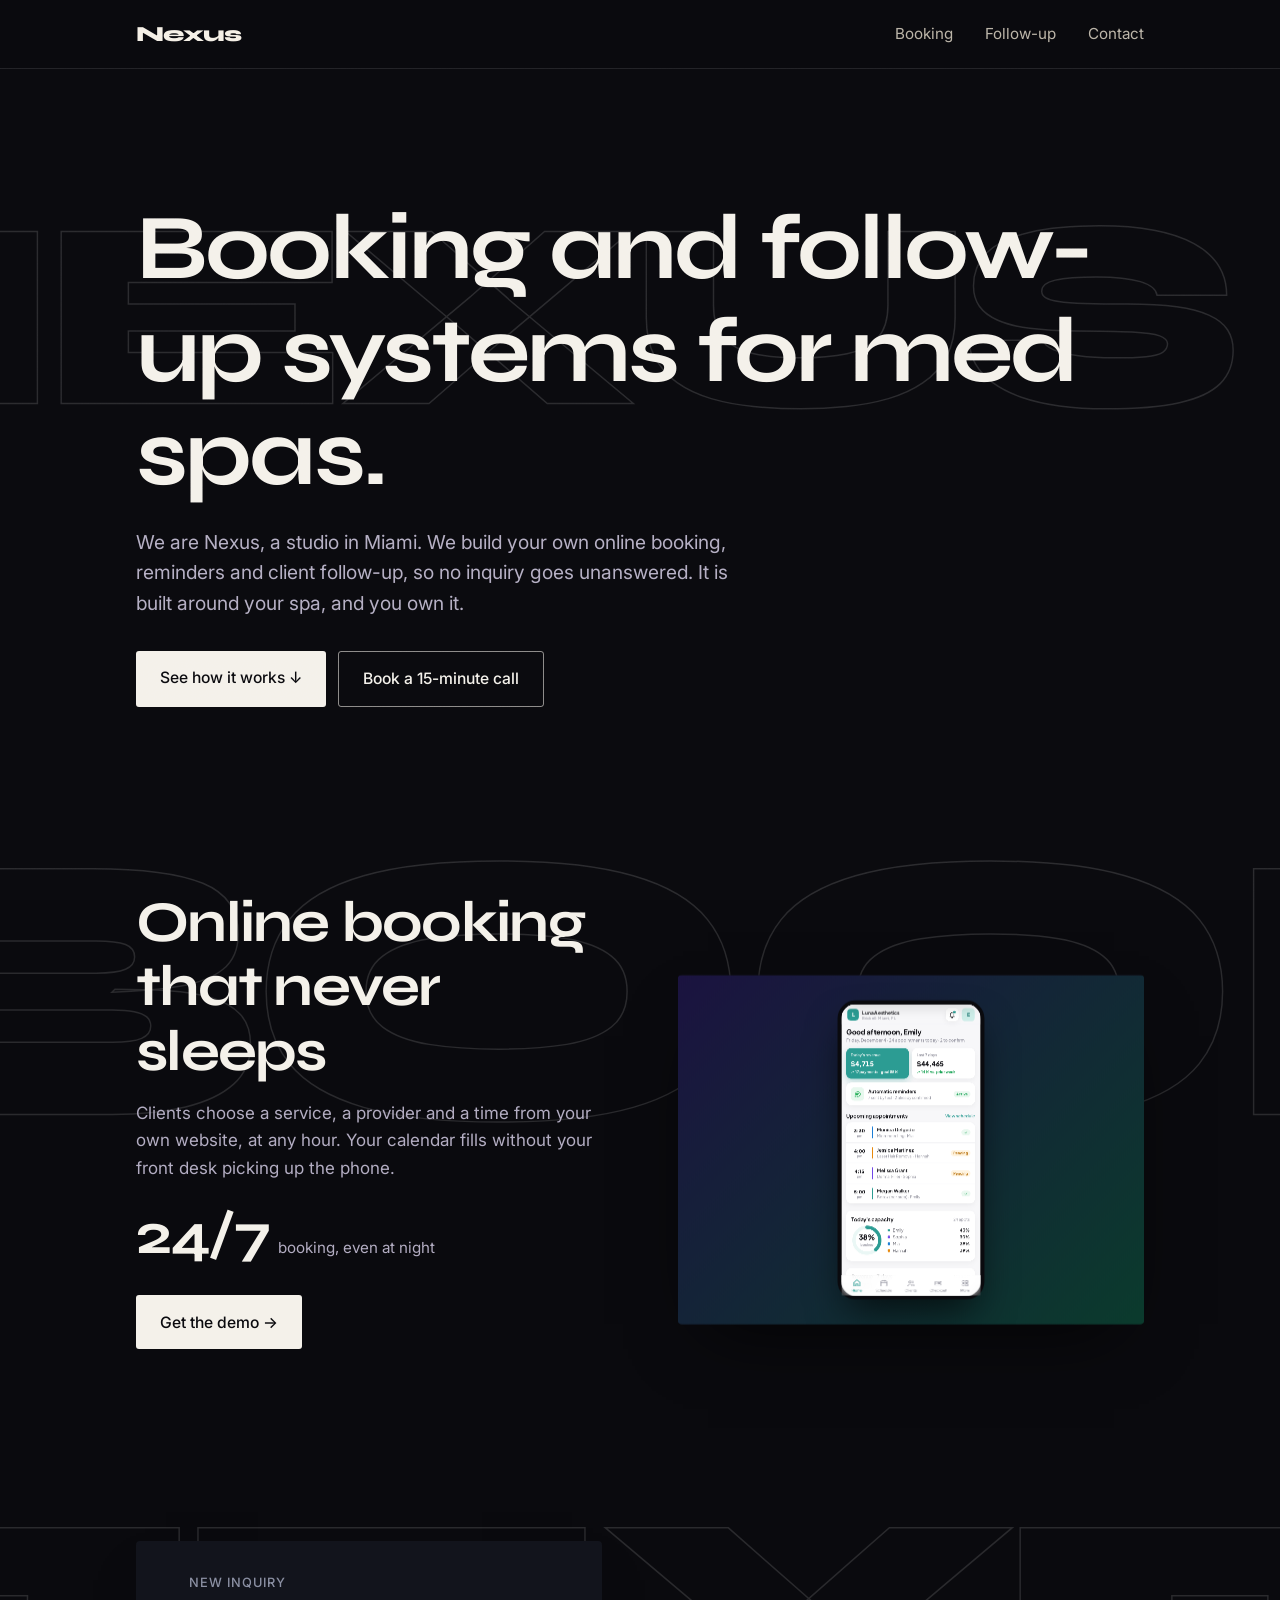
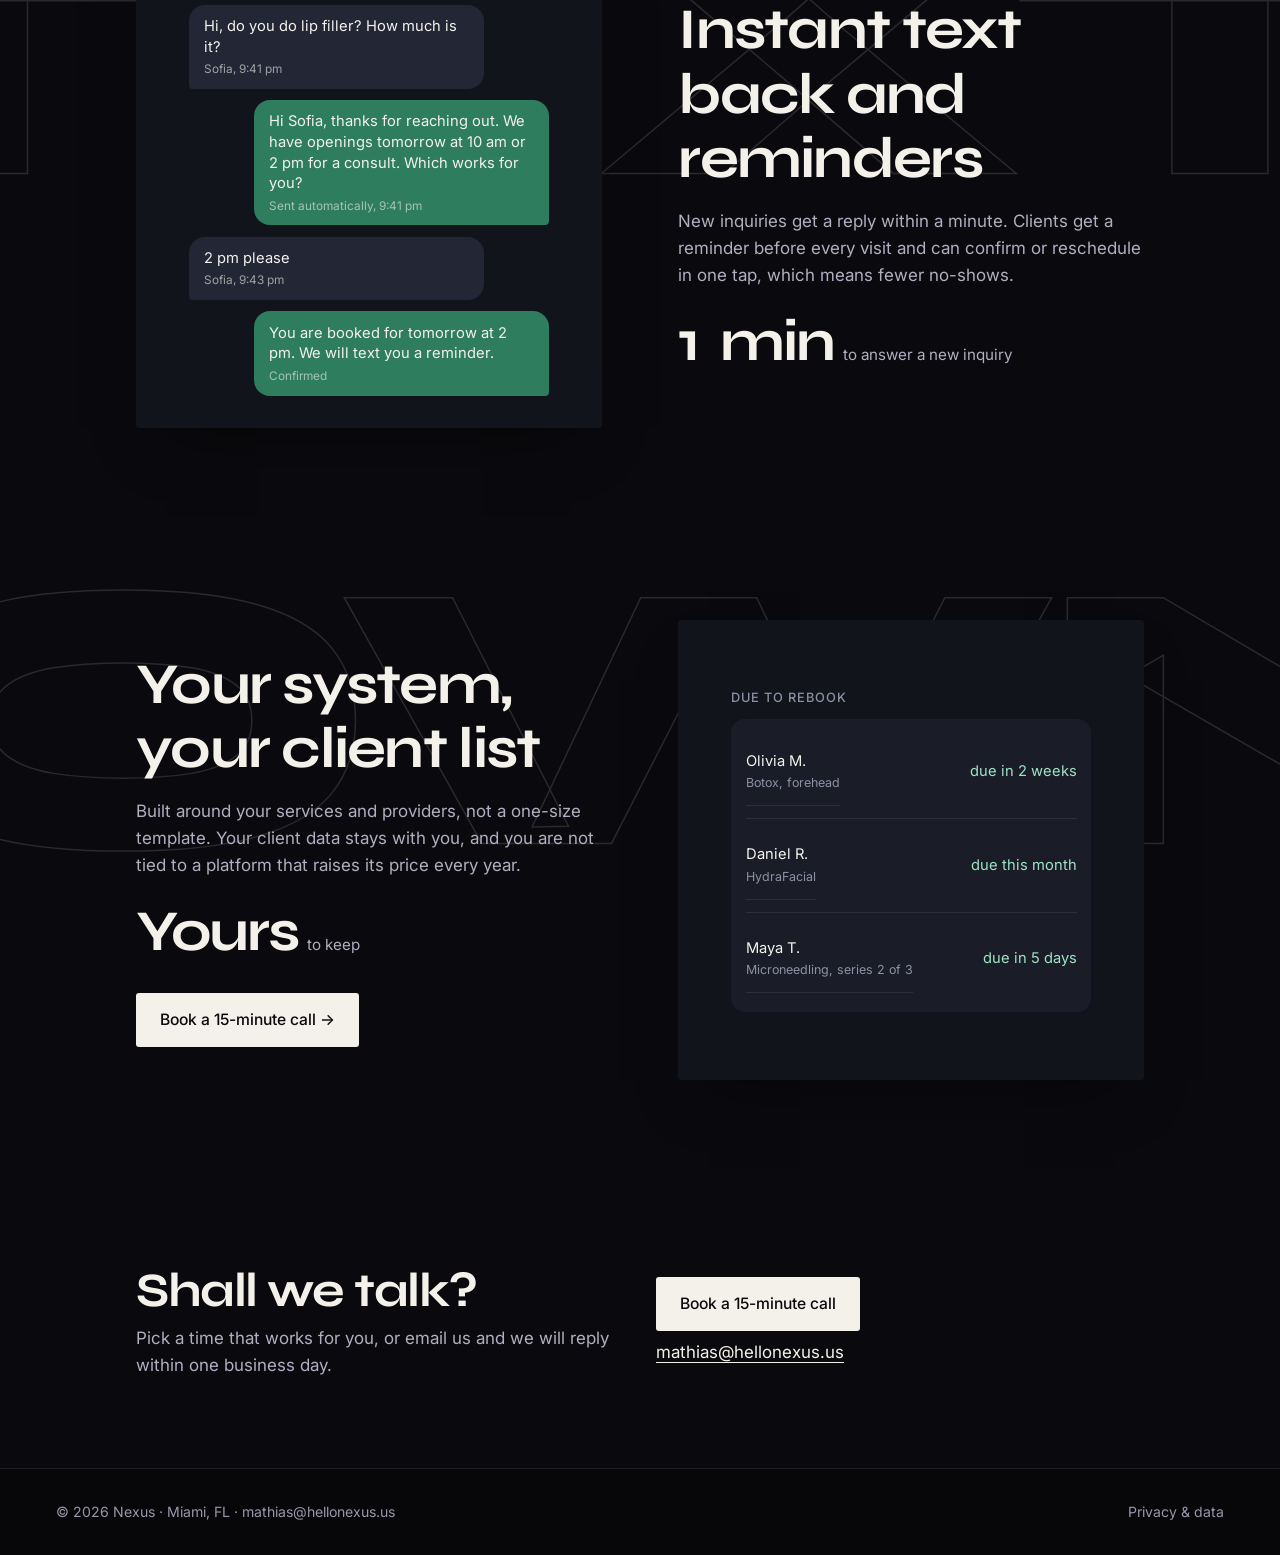
<file: index.html>
<!DOCTYPE html>
<html lang="en" data-lang="en">
<head>
<meta charset="UTF-8"><meta name="viewport" content="width=device-width, initial-scale=1">
<title>Nexus | Booking and follow-up systems for med spas</title>
<meta name="description" content="Nexus builds your own online booking, reminders and client follow-up system for med spas and aesthetics clinics. You own it.">
<meta property="og:title" content="Nexus | Booking and follow-up systems for med spas"><meta property="og:description" content="Online booking, instant text back and automatic reminders, built around your spa. You own it."><meta property="og:type" content="website">
<link rel="icon" href="data:image/svg+xml,%3Csvg xmlns='http://www.w3.org/2000/svg' viewBox='0 0 32 32'%3E%3Crect width='32' height='32' fill='%23161514'/%3E%3Cpath d='M8 24V8h3.6l8.8 10.4V8H24v16h-3.6L11.6 13.6V24z' fill='%23fff'/%3E%3C/svg%3E">
<link rel="preconnect" href="https://fonts.googleapis.com"><link rel="preconnect" href="https://fonts.gstatic.com" crossorigin>
<link href="https://fonts.googleapis.com/css2?family=Inter:wght@400;500;600;700&family=Syne:wght@600;700;800&display=swap" rel="stylesheet">
<link rel="stylesheet" href="style.css">
<style>
.mock{display:grid;place-items:center;min-height:clamp(320px,38vw,460px);border-radius:4px;background:#12141c;box-shadow:0 30px 60px -30px rgba(0,0,0,.5);padding:clamp(1rem,3vw,2rem);overflow:hidden}
.mock .panel{width:min(100%,360px);display:grid;gap:.7rem}
.bub{max-width:82%;padding:.7rem .95rem;border-radius:16px;font-size:.92rem;line-height:1.4;color:#f3f1ee}
.bub.in{background:#232634;border-bottom-left-radius:4px}
.bub.out{background:#2f7d5f;border-bottom-right-radius:4px;margin-left:auto}
.bub small{display:block;opacity:.6;font-size:.74rem;margin-top:.25rem}
.lst{background:#1a1d28;border-radius:14px;padding:.4rem .9rem}
.lst div{display:flex;justify-content:space-between;align-items:center;gap:1rem;padding:.75rem 0;border-bottom:1px solid #2a2e3d;font-size:.92rem;color:#f3f1ee}
.lst div:last-child{border:0}
.lst span{color:#9fe3c4;white-space:nowrap}
.lst small{color:#8b90a3;display:block;font-size:.78rem}
.mock h4{color:#8b90a3;font-weight:500;font-size:.8rem;letter-spacing:.08em;text-transform:uppercase}
</style>
</head>
<body>
<a class="skip" href="#main">Skip to content</a>
<header class="top"><div class="wrap">
  <a class="logo" href="./" aria-label="Nexus">Nexus</a>
  <nav class="nav" aria-label="Main"><a href="#booking">Booking</a><a href="#followup">Follow-up</a><a href="#contact">Contact</a></nav>
</div></header>
<main id="main">

<section class="hero" data-bg="#0a0a0e" data-word="NEXUS"><div class="wrap">
  <h1>Booking and follow-up systems for med spas.</h1>
  <p class="lead">We are Nexus, a studio in Miami. We build your own online booking, reminders and client follow-up, so no inquiry goes unanswered. It is built around your spa, and you own it.</p>
  <div class="btn-row"><a class="btn" href="#booking">See how it works &darr;</a><a class="btn line" href="https://calendar.app.google/AgBTCFQDxKNDH8zG9" target="_blank" rel="noopener">Book a 15-minute call</a></div>
</div></section>

<div id="booking">
<section class="band" data-bg="#2a1262" data-word="BOOK"><div class="wrap band-grid">
  <div><h2>Online booking that never sleeps</h2><p>Clients choose a service, a provider and a time from your own website, at any hour. Your calendar fills without your front desk picking up the phone.</p>
  <div class="big"><b>24/7</b><span>booking, even at night</span></div>
  <div class="btn-row"><a class="btn" href="mailto:mathias@hellonexus.us?subject=Send%20me%20the%20demo">Get the demo &rarr;</a></div></div>
  <a aria-hidden="true" class="band-img" data-preview href="mailto:mathias@hellonexus.us?subject=Send%20me%20the%20demo" tabindex="-1"><span class="skel skel-fill"></span><iframe data-src="demos/_spa.html" title="Preview of the booking system" tabindex="-1" aria-hidden="true" loading="lazy" scrolling="no"></iframe></a>
</div></section>

<section class="band rev" id="followup" data-bg="#0b3b2d" data-word="TEXT"><div class="wrap band-grid">
  <div><h2>Instant text back and reminders</h2><p>New inquiries get a reply within a minute. Clients get a reminder before every visit and can confirm or reschedule in one tap, which means fewer no-shows.</p>
  <div class="big"><b>1 min</b><span>to answer a new inquiry</span></div></div>
  <div class="mock" role="img" aria-label="Example text conversation between a spa and a new client"><div class="panel">
    <h4>New inquiry</h4>
    <div class="bub in">Hi, do you do lip filler? How much is it?<small>Sofia, 9:41 pm</small></div>
    <div class="bub out">Hi Sofia, thanks for reaching out. We have openings tomorrow at 10 am or 2 pm for a consult. Which works for you?<small>Sent automatically, 9:41 pm</small></div>
    <div class="bub in">2 pm please<small>Sofia, 9:43 pm</small></div>
    <div class="bub out">You are booked for tomorrow at 2 pm. We will text you a reminder.<small>Confirmed</small></div>
  </div></div>
</div></section>

<section class="band" data-bg="#2a1262" data-word="OWN"><div class="wrap band-grid">
  <div><h2>Your system, your client list</h2><p>Built around your services and providers, not a one-size template. Your client data stays with you, and you are not tied to a platform that raises its price every year.</p>
  <div class="big"><b>Yours</b><span>to keep</span></div>
  <div class="btn-row"><a class="btn" href="https://calendar.app.google/AgBTCFQDxKNDH8zG9" target="_blank" rel="noopener">Book a 15-minute call &rarr;</a></div></div>
  <div class="mock" role="img" aria-label="Example list of clients due to rebook"><div class="panel">
    <h4>Due to rebook</h4>
    <div class="lst">
      <div><div style="display:block">Olivia M.<small>Botox, forehead</small></div><span>due in 2 weeks</span></div>
      <div><div style="display:block">Daniel R.<small>HydraFacial</small></div><span>due this month</span></div>
      <div><div style="display:block">Maya T.<small>Microneedling, series 2 of 3</small></div><span>due in 5 days</span></div>
    </div>
  </div></div>
</div></section>
</div>

<section class="sec" id="contact" data-bg="#0a0a0e"><div class="wrap contact">
  <div><h2>Shall we talk?</h2><p>Pick a time that works for you, or email us and we will reply within one business day.</p></div>
  <div><a class="btn" href="https://calendar.app.google/AgBTCFQDxKNDH8zG9" target="_blank" rel="noopener">Book a 15-minute call</a><p><a href="mailto:mathias@hellonexus.us">mathias@hellonexus.us</a></p></div>
</div></section>

</main>
<footer class="foot">
  <span>&copy; <span id="yr">2026</span> Nexus &middot; Miami, FL &middot; <a href="mailto:mathias@hellonexus.us">mathias@hellonexus.us</a></span>
  <a href="privacy.html">Privacy &amp; data</a>
</footer>
<script src="common.js"></script>
</body></html>
</file>
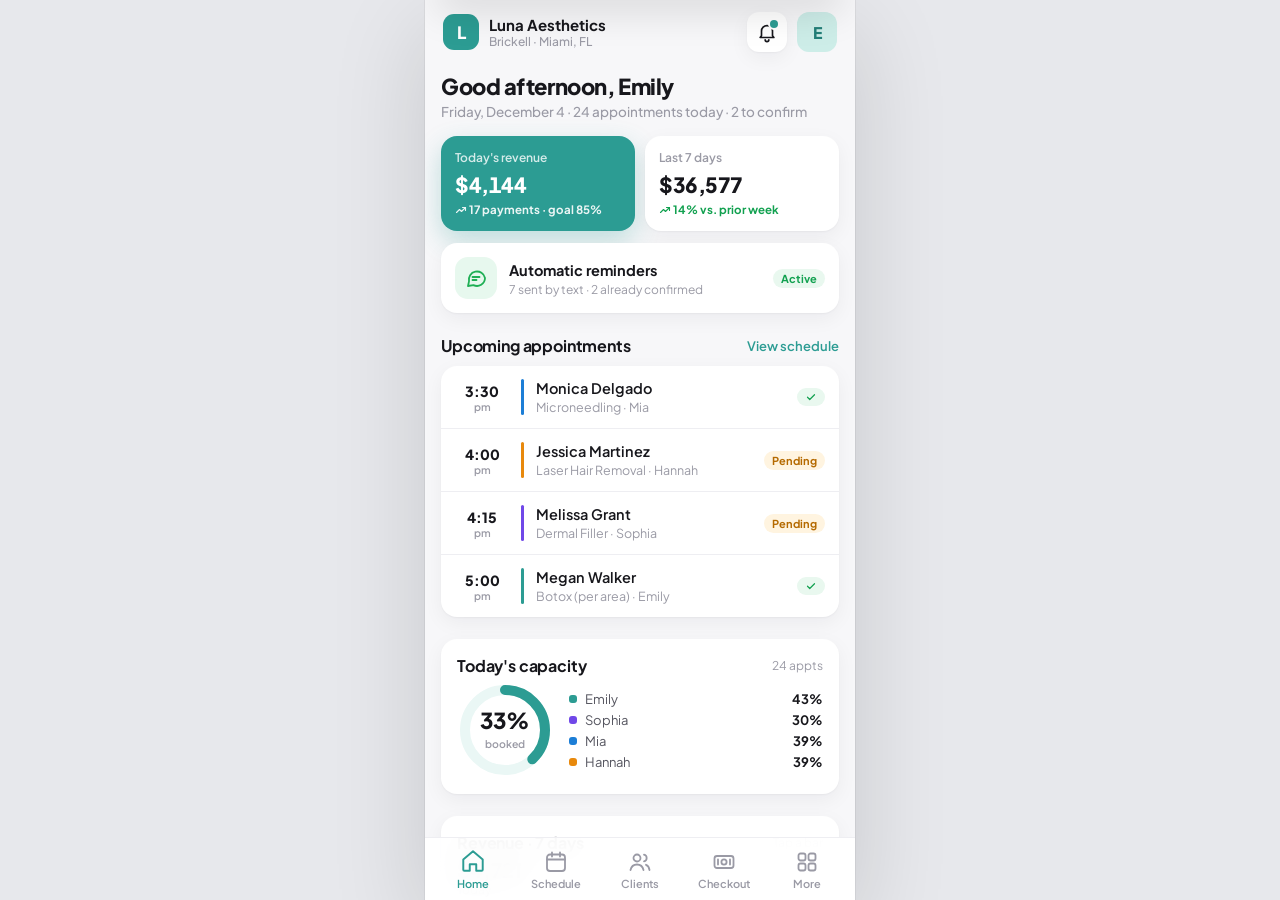
<file: demo/index.html>
<!DOCTYPE html>
<html lang="en"><head><meta charset="utf-8"><meta name="viewport" content="width=device-width,initial-scale=1">
<meta http-equiv="refresh" content="0; url=../spa/#preview"><title>Nexus demo</title>
<script>location.replace('../spa/#preview');</script></head>
<body><p><a href="../spa/#preview">Open the demo</a></p></body></html>
</file>
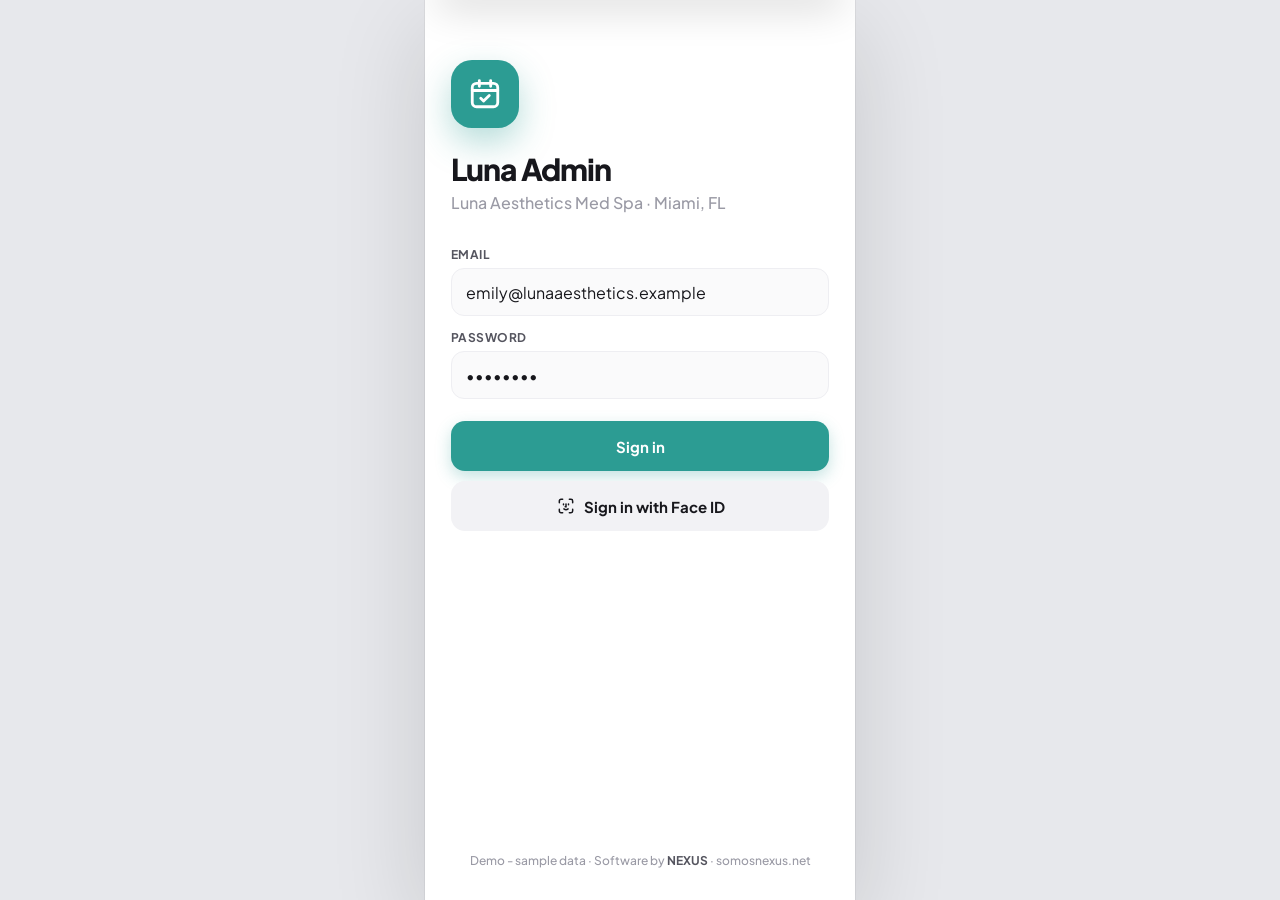
<file: spa/index.html>
<!DOCTYPE html>
<html lang="en">
<head>
<meta charset="utf-8">
<meta name="viewport" content="width=device-width, initial-scale=1, maximum-scale=1, viewport-fit=cover, user-scalable=no">
<meta name="apple-mobile-web-app-capable" content="yes">
<meta name="mobile-web-app-capable" content="yes">
<meta name="apple-mobile-web-app-status-bar-style" content="black-translucent">
<meta name="apple-mobile-web-app-title" content="Luna Admin">
<meta name="theme-color" content="#2C9C93">
<link rel="apple-touch-icon" href="data:image/svg+xml,%3Csvg xmlns='http://www.w3.org/2000/svg' viewBox='0 0 180 180'%3E%3Crect width='180' height='180' rx='40' fill='%232C9C93'/%3E%3Ctext x='90' y='122' font-family='Arial,Helvetica,sans-serif' font-size='104' font-weight='700' fill='white' text-anchor='middle'%3EL%3C/text%3E%3C/svg%3E">
<link rel="icon" href="data:image/svg+xml,%3Csvg xmlns='http://www.w3.org/2000/svg' viewBox='0 0 180 180'%3E%3Crect width='180' height='180' rx='40' fill='%232C9C93'/%3E%3Ctext x='90' y='122' font-family='Arial,Helvetica,sans-serif' font-size='104' font-weight='700' fill='white' text-anchor='middle'%3EL%3C/text%3E%3C/svg%3E">
<title>Luna Admin · Luna Aesthetics Med Spa</title>
<link rel="preconnect" href="https://fonts.googleapis.com">
<link rel="preconnect" href="https://fonts.gstatic.com" crossorigin>
<link href="https://fonts.googleapis.com/css2?family=Plus+Jakarta+Sans:wght@400;500;600;700;800&display=swap" rel="stylesheet">
<style>
:root{
  --brand:#2C9C93;--brand-600:#237F78;--brand-50:#EAF7F5;--brand-100:#CDEDE8;--brand-200:#A3DDD5;
  --ink:#17171C;--ink-2:#55555F;--ink-3:#9A9AA5;--line:#EEEEF2;--bg:#F7F7F9;--card:#FFFFFF;
  --green:#12A150;--green-50:#E9F8EF;--amber:#E8890C;--amber-50:#FFF4E0;--red:#E03131;--red-50:#FFF0F0;--blue:#1C7ED6;--blue-50:#E7F5FF;
  --r:16px;--sh:0 1px 2px rgba(20,20,30,.04),0 6px 20px rgba(20,20,30,.05);
  --safe-t:env(safe-area-inset-top);--safe-b:env(safe-area-inset-bottom);
}
*{box-sizing:border-box;margin:0;padding:0;-webkit-tap-highlight-color:transparent}
html,body{height:100%;overscroll-behavior:none}
body{background:#E7E8EC;font-family:'Plus Jakarta Sans',system-ui,-apple-system,sans-serif;color:var(--ink);display:flex;justify-content:center;overflow:hidden;-webkit-font-smoothing:antialiased}
button{font:inherit;color:inherit;border:0;background:none;cursor:pointer;user-select:none;-webkit-user-select:none;touch-action:manipulation}
input,select,textarea{font:inherit;font-size:16px;color:var(--ink)}
#app{position:relative;width:100%;max-width:430px;height:100dvh;background:var(--bg);overflow:hidden;display:flex;flex-direction:column}
@media (min-width:500px){#app{box-shadow:0 0 0 1px rgba(0,0,0,.05),0 30px 90px rgba(0,0,0,.14)}}
::-webkit-scrollbar{display:none}
*{scrollbar-width:none}

/* header */
.hdr{flex:none;padding:calc(var(--safe-t) + 12px) 18px 10px;display:flex;align-items:center;gap:10px;background:var(--bg);z-index:5}
.hdr-t{flex:1;min-width:0}
.hdr-t h1{font-size:24px;font-weight:800;letter-spacing:-.02em}
.hdr-brand{display:flex;align-items:center;gap:10px}
.logo{width:36px;height:36px;border-radius:11px;background:var(--brand);color:#fff;display:grid;place-items:center;font-weight:800;font-size:17px;flex:none}
.hdr-brand b{display:block;font-size:15px;font-weight:700}
.hdr-brand small{display:block;font-size:12px;color:var(--ink-3);font-weight:500}
.ibtn{width:40px;height:40px;border-radius:12px;display:grid;place-items:center;background:var(--card);box-shadow:var(--sh);position:relative;flex:none;transition:transform .15s}
.ibtn:active{transform:scale(.92)}
.dot-badge{position:absolute;top:8px;right:9px;width:8px;height:8px;border-radius:50%;background:var(--brand);box-shadow:0 0 0 2px #fff}
.me{width:40px;height:40px;border-radius:12px;background:var(--brand-100);color:var(--brand-600);font-weight:800;display:grid;place-items:center}

#screen{flex:1;overflow-y:auto;overflow-x:hidden;-webkit-overflow-scrolling:touch;padding:4px 16px calc(100px + var(--safe-b));overscroll-behavior:contain}
.scr-in{animation:scrIn .38s cubic-bezier(.2,.8,.2,1)}
@keyframes scrIn{from{opacity:0;transform:translateY(10px)}to{opacity:1;transform:none}}

/* tabbar */
.tabbar{position:absolute;left:0;right:0;bottom:0;display:flex;padding:6px 6px calc(var(--safe-b) + 6px);background:rgba(255,255,255,.94);-webkit-backdrop-filter:blur(16px);backdrop-filter:blur(16px);border-top:1px solid var(--line);z-index:20}
.tab{flex:1;display:flex;flex-direction:column;align-items:center;gap:3px;padding:6px 0 4px;color:var(--ink-3);font-size:11px;font-weight:600;transition:color .2s}
.tab svg{transition:transform .25s cubic-bezier(.3,1.6,.5,1)}
.tab.on{color:var(--brand)}
.tab.on svg{transform:translateY(-1px) scale(1.08)}
.fab{position:absolute;right:18px;bottom:calc(var(--safe-b) + 82px);width:58px;height:58px;border-radius:19px;background:var(--brand);color:#fff;display:grid;place-items:center;box-shadow:0 10px 26px rgba(44,156,147,.38);z-index:19;transition:transform .25s cubic-bezier(.3,1.6,.5,1),opacity .2s}
.fab:active{transform:scale(.9)}
.fab.hide{transform:scale(0);opacity:0;pointer-events:none}

/* generic */
.card{background:var(--card);border-radius:var(--r);box-shadow:var(--sh);padding:16px}
.sec{margin-top:22px}
.sec-h{display:flex;align-items:center;justify-content:space-between;margin-bottom:10px}
.sec-h h2{font-size:16px;font-weight:700;letter-spacing:-.01em}
.sec-h button{font-size:13px;color:var(--brand);font-weight:600}
.muted{color:var(--ink-3)}
.small{font-size:12px}
.row{display:flex;align-items:center;gap:12px}
.grow{flex:1;min-width:0}
.ell{white-space:nowrap;overflow:hidden;text-overflow:ellipsis}
.av{border-radius:50%;display:grid;place-items:center;font-weight:700;flex:none;letter-spacing:.02em}
.pill{display:inline-flex;align-items:center;gap:4px;font-size:11px;font-weight:700;padding:3px 8px;border-radius:999px;white-space:nowrap}
.p-vip{background:#FFF3DA;color:#A86A00}
.p-new{background:var(--blue-50);color:var(--blue)}
.p-ok{background:var(--green-50);color:var(--green)}
.p-wait{background:var(--amber-50);color:#B56A00}
.p-paid{background:#F1F1F4;color:var(--ink-2)}
.p-low{background:var(--red-50);color:var(--red)}
.p-brand{background:var(--brand-50);color:var(--brand-600)}
.btn{height:50px;border-radius:14px;padding:0 18px;font-weight:700;font-size:15px;display:inline-flex;align-items:center;justify-content:center;gap:8px;transition:transform .15s,opacity .2s,background .2s}
.btn:active{transform:scale(.97)}
.btn.primary{background:var(--brand);color:#fff;box-shadow:0 6px 16px rgba(44,156,147,.28)}
.btn.soft{background:var(--brand-50);color:var(--brand-600)}
.btn.ghost{background:#F2F2F5;color:var(--ink)}
.btn.green{background:var(--green);color:#fff}
.btn.wa{background:#1FAF55;color:#fff}
.btn.full{width:100%}
.btn.dis{opacity:.45}
.btn-row{display:flex;gap:8px}
.btn-row .btn{flex:1;min-width:0;padding:0 6px;font-size:13.5px;gap:5px;white-space:nowrap}
.btn-row .btn svg{flex:none;width:16px;height:16px}
.spin{width:20px;height:20px;border-radius:50%;border:2.5px solid rgba(255,255,255,.4);border-top-color:#fff;animation:sp .7s linear infinite}
@keyframes sp{to{transform:rotate(360deg)}}
.chips{display:flex;gap:8px;overflow-x:auto;padding:2px 0}
.chip{flex:none;height:34px;padding:0 14px;border-radius:999px;background:var(--card);box-shadow:inset 0 0 0 1px var(--line);font-size:13px;font-weight:600;color:var(--ink-2);display:inline-flex;align-items:center;gap:6px;transition:all .2s}
.chip.on{background:var(--ink);color:#fff;box-shadow:none}
.chip i{width:8px;height:8px;border-radius:50%;display:inline-block}
.lbl{display:block;font-size:12px;font-weight:700;color:var(--ink-2);margin:14px 0 6px;text-transform:uppercase;letter-spacing:.04em}
.inp{width:100%;height:48px;border-radius:13px;border:1.5px solid var(--line);background:#FAFAFB;padding:0 14px;outline:none;transition:border .2s;-webkit-appearance:none;appearance:none}
.inp:focus{border-color:var(--brand);background:#fff}
select.inp{background-image:url("data:image/svg+xml,%3Csvg xmlns='http://www.w3.org/2000/svg' width='12' height='8' viewBox='0 0 12 8'%3E%3Cpath d='M1 1l5 5 5-5' stroke='%239A9AA5' stroke-width='2' fill='none' stroke-linecap='round'/%3E%3C/svg%3E");background-repeat:no-repeat;background-position:right 14px center;padding-right:36px}
textarea.inp{height:90px;padding:12px 14px;resize:none}
.search{position:relative}
.search svg{position:absolute;left:14px;top:50%;transform:translateY(-50%);color:var(--ink-3)}
.search .inp{padding-left:42px;background:var(--card);border-color:transparent;box-shadow:var(--sh)}
.list{background:var(--card);border-radius:var(--r);box-shadow:var(--sh);overflow:hidden}
.li{display:flex;align-items:center;gap:12px;padding:13px 14px;border-bottom:1px solid var(--line);transition:background .15s;width:100%;text-align:left}
.li:last-child{border-bottom:0}
.li:active{background:#F7F7F9}
.li .t{font-weight:600;font-size:14.5px}
.li .s{font-size:12.5px;color:var(--ink-3);margin-top:2px}
.li .r{text-align:right;font-weight:700;font-size:14px}
.chev{color:#C8C8D0}
.fade-up{opacity:0;animation:fu .45s cubic-bezier(.2,.8,.2,1) forwards}
@keyframes fu{from{opacity:0;transform:translateY(10px)}to{opacity:1;transform:none}}

/* skeleton */
.sk{background:linear-gradient(90deg,#ECECF0 0%,#F6F6F9 50%,#ECECF0 100%);background-size:200% 100%;animation:skm 1.1s linear infinite;border-radius:14px}
@keyframes skm{from{background-position:200% 0}to{background-position:-200% 0}}

/* home */
.hello{margin:6px 0 16px}
.hello h2{font-size:22px;font-weight:800;letter-spacing:-.02em}
.hello p{color:var(--ink-3);font-size:13.5px;margin-top:3px;font-weight:500}
.kpis{display:grid;grid-template-columns:1fr 1fr;gap:10px}
.kpi{padding:14px}
.kpi .k{font-size:12px;color:var(--ink-3);font-weight:600}
.kpi .v{font-size:21px;font-weight:800;letter-spacing:-.02em;margin-top:6px;font-variant-numeric:tabular-nums}
.kpi .d{font-size:11.5px;font-weight:700;color:var(--green);margin-top:4px}
.kpi.main{background:var(--brand);color:#fff;box-shadow:0 10px 26px rgba(44,156,147,.28)}
.kpi.main .k{color:rgba(255,255,255,.8)}
.kpi.main .d{color:#fff;opacity:.9}
.wa-banner{display:flex;align-items:center;gap:12px;margin-top:12px;padding:14px;width:100%;text-align:left}
.wa-ic{width:42px;height:42px;border-radius:13px;background:#E7F8EE;color:#1FAF55;display:grid;place-items:center;flex:none}
.occ{display:flex;align-items:center;gap:16px}
.ring{position:relative;width:96px;height:96px;flex:none}
.ring svg{transform:rotate(-90deg)}
.ring circle{fill:none;stroke-width:10}
.ring .bgc{stroke:var(--brand-50)}
.ring .fg{stroke:var(--brand);stroke-linecap:round;transition:stroke-dashoffset 1.3s cubic-bezier(.2,.8,.2,1)}
.ring .rv{position:absolute;inset:0;display:grid;place-items:center;text-align:center}
.ring .rv b{font-size:22px;font-weight:800;display:block;line-height:1}
.ring .rv span{font-size:10.5px;color:var(--ink-3);font-weight:600}
.occ-l div{display:flex;align-items:center;gap:8px;font-size:13px;margin:5px 0;color:var(--ink-2)}
.occ-l i{width:8px;height:8px;border-radius:3px;display:inline-block}
.bar-r{transform-box:fill-box;transform-origin:bottom;transform:scaleY(0);transition:transform .9s cubic-bezier(.2,.8,.2,1)}
.grown .bar-r{transform:scaleY(1)}
.hbar{height:8px;border-radius:5px;background:#F1F1F4;overflow:hidden;margin-top:7px}
.hbar>div{height:100%;border-radius:5px;background:var(--brand);width:0;transition:width 1s cubic-bezier(.2,.8,.2,1)}
.next-a{display:flex;gap:12px;align-items:center}
.next-time{width:54px;flex:none;text-align:center;font-weight:800;font-size:14px}
.next-time small{display:block;font-size:10.5px;color:var(--ink-3);font-weight:600}
.vline{width:3px;align-self:stretch;border-radius:3px}

/* agenda */
.ag-top{position:sticky;top:-4px;z-index:6;background:var(--bg);margin:-4px -16px 0;padding:4px 16px 8px}
.days{display:flex;gap:6px;justify-content:space-between}
.day{flex:1;border-radius:14px;padding:8px 0 7px;text-align:center;background:var(--card);box-shadow:var(--sh);transition:all .25s}
.day span{display:block;font-size:11px;font-weight:600;color:var(--ink-3)}
.day b{display:block;font-size:17px;font-weight:800;margin:2px 0}
.day em{display:block;font-style:normal;font-size:9.5px;font-weight:700;color:var(--ink-3)}
.day.today b{color:var(--brand)}
.day.on{background:var(--brand);box-shadow:0 8px 18px rgba(44,156,147,.3)}
.day.on span,.day.on b,.day.on em{color:#fff}
.ag-sum{display:flex;gap:8px;margin:10px 0 2px;font-size:12px;color:var(--ink-2);font-weight:600}
.ag-sum span{background:var(--card);padding:5px 10px;border-radius:999px;box-shadow:inset 0 0 0 1px var(--line)}
.colh{display:flex;margin:8px 0 0 46px;gap:4px}
.colh div{flex:1;display:flex;align-items:center;justify-content:center;gap:5px;font-size:11px;font-weight:700;color:var(--ink-2);min-width:0}
.colh i{width:18px;height:18px;border-radius:50%;display:grid;place-items:center;color:#fff;font-style:normal;font-size:9px;font-weight:800;flex:none}
.tl{position:relative;margin-top:6px}
.tl-h{position:absolute;left:0;right:0;height:1px;background:var(--line)}
.tl-h span{position:absolute;left:0;top:-7px;font-size:10.5px;color:var(--ink-3);font-weight:600;width:40px;background:var(--bg)}
.tl-cols{position:absolute;top:0;bottom:0;left:46px;right:0;display:flex;gap:4px}
.tl-col{position:relative;flex:1;min-width:0}
.ap{position:absolute;left:0;right:0;border-radius:10px;padding:5px 7px;overflow:hidden;text-align:left;border-left:3px solid;transition:transform .15s,box-shadow .2s;display:block}
.ap:active{transform:scale(.97)}
.ap .at{font-size:10px;font-weight:700;opacity:.8;display:flex;align-items:center;gap:3px}
.ap .an{font-size:12px;font-weight:700;line-height:1.2;margin-top:1px}
.ap .as{font-size:10.5px;font-weight:500;opacity:.8;line-height:1.2}
.ap.wide{padding:7px 10px}
.ap.wide .an{font-size:13.5px}
.ap.wide .as{font-size:12px}
.ap.pend{background-image:repeating-linear-gradient(135deg,rgba(255,255,255,.0) 0 6px,rgba(255,255,255,.55) 6px 9px)}
.ap.paid{opacity:.55}
.ap.pulse{animation:apl 1.6s ease 2}
@keyframes apl{0%,100%{box-shadow:0 0 0 0 rgba(44,156,147,0)}40%{box-shadow:0 0 0 5px rgba(44,156,147,.35)}}
.nowl{position:absolute;left:40px;right:0;height:2px;background:var(--red);z-index:3;pointer-events:none}
.nowl:before{content:'';position:absolute;left:-4px;top:-4px;width:10px;height:10px;border-radius:50%;background:var(--red)}

/* sheet */
#backdrop{position:absolute;inset:0;background:rgba(14,14,20,.4);opacity:0;pointer-events:none;transition:opacity .3s;z-index:50}
#backdrop.on{opacity:1;pointer-events:auto}
#sheet{position:absolute;left:0;right:0;bottom:0;max-height:93%;background:#fff;border-radius:24px 24px 0 0;transform:translateY(105%);transition:transform .42s cubic-bezier(.2,.9,.25,1);z-index:51;display:flex;flex-direction:column;padding-bottom:var(--safe-b)}
#sheet.on{transform:none}
.grab-z{padding:9px 0 6px;flex:none;touch-action:none}
.grab{width:40px;height:5px;border-radius:3px;background:#E2E2E8;margin:0 auto}
.sh-body{overflow-y:auto;padding:4px 20px 22px;overscroll-behavior:contain}
.sh-title{font-size:20px;font-weight:800;letter-spacing:-.02em}
.sh-sub{color:var(--ink-3);font-size:13px;margin-top:2px}
.dgrid{display:grid;grid-template-columns:1fr 1fr;gap:10px;margin:16px 0}
.dgrid>div{background:#F7F7F9;border-radius:13px;padding:11px 12px}
.dgrid small{display:block;font-size:11px;color:var(--ink-3);font-weight:600}
.dgrid b{display:block;font-size:14px;margin-top:3px;font-weight:700}
.slots{display:grid;grid-template-columns:repeat(4,1fr);gap:8px;margin-top:10px}
.slot{height:42px;border-radius:12px;background:#F4F4F7;font-weight:700;font-size:13px;transition:all .2s}
.slot.on{background:var(--brand);color:#fff}
.res{margin-top:6px;border-radius:13px;overflow:hidden;box-shadow:inset 0 0 0 1px var(--line)}
.res .li{padding:10px 12px}
.selc{display:flex;align-items:center;gap:10px;padding:8px 10px 8px 8px;border-radius:13px;background:var(--brand-50)}

/* toast + push */
#toast{position:absolute;left:50%;bottom:calc(var(--safe-b) + 84px);transform:translate(-50%,20px);background:#1D1D24;color:#fff;padding:12px 16px;border-radius:14px;font-size:13.5px;font-weight:600;opacity:0;transition:all .35s cubic-bezier(.2,.9,.3,1.2);z-index:90;pointer-events:none;width:max-content;max-width:88%;display:flex;gap:8px;align-items:center;box-shadow:0 10px 30px rgba(0,0,0,.2)}
#toast.on{opacity:1;transform:translate(-50%,0)}
#toast .tk{width:20px;height:20px;border-radius:50%;background:var(--green);display:grid;place-items:center;flex:none}
#push{position:absolute;left:10px;right:10px;top:calc(var(--safe-t) + 8px);background:rgba(250,250,252,.96);-webkit-backdrop-filter:blur(20px);backdrop-filter:blur(20px);border-radius:20px;padding:12px 14px;display:flex;gap:11px;box-shadow:0 14px 40px rgba(0,0,0,.18),0 0 0 .5px rgba(0,0,0,.06);z-index:85;transform:translateY(-160%);transition:transform .55s cubic-bezier(.2,1.2,.3,1)}
#push.on{transform:none}
#push .logo{width:38px;height:38px;border-radius:10px;font-size:16px}
#push .pt{display:flex;justify-content:space-between;font-size:12px;color:var(--ink-3);font-weight:600}
#push .ph{font-size:14px;font-weight:700;margin-top:1px}
#push .pb{font-size:13px;color:var(--ink-2);margin-top:1px;line-height:1.35}

/* page */
.page{position:absolute;inset:0;background:var(--bg);z-index:30;transform:translateX(100%);transition:transform .4s cubic-bezier(.2,.85,.25,1);display:flex;flex-direction:column}
.page.open{transform:none}
.page.under{transform:translateX(-25%)}
.pg-h{flex:none;display:flex;align-items:center;gap:8px;padding:calc(var(--safe-t) + 10px) 12px 8px}
.pg-h h1{flex:1;font-size:18px;font-weight:800;text-align:center;margin-right:40px}
.pg-b{flex:1;overflow-y:auto;padding:4px 16px calc(30px + var(--safe-b))}

/* client profile */
.prof{text-align:center;padding:8px 0 4px}
.prof h2{font-size:21px;font-weight:800;margin-top:10px}
.stats3{display:grid;grid-template-columns:repeat(3,1fr);gap:8px;margin-top:16px}
.stats3>div{background:var(--card);box-shadow:var(--sh);border-radius:14px;padding:12px 8px;text-align:center}
.stats3 b{display:block;font-size:16px;font-weight:800}
.stats3 small{font-size:11px;color:var(--ink-3);font-weight:600}
.ba{display:grid;grid-template-columns:1fr 1fr;gap:10px}
.ba-c{border-radius:14px;overflow:hidden;aspect-ratio:4/5;position:relative;box-shadow:var(--sh)}
.ba-c svg{width:100%;height:100%;display:block}
.cmp{position:relative;border-radius:18px;overflow:hidden;aspect-ratio:4/5;margin-top:14px;touch-action:none}
.cmp>div{position:absolute;inset:0}
.cmp svg{width:100%;height:100%;display:block}
.cmp .handle{position:absolute;top:0;bottom:0;width:3px;background:#fff;transform:translateX(-50%);box-shadow:0 0 10px rgba(0,0,0,.2)}
.cmp .handle:after{content:'⟷';position:absolute;top:50%;left:50%;transform:translate(-50%,-50%);width:36px;height:36px;border-radius:50%;background:#fff;display:grid;place-items:center;font-size:15px;color:var(--brand);font-weight:800;box-shadow:0 4px 12px rgba(0,0,0,.2)}

/* checkout */
.seg{display:flex;background:#EDEDF1;border-radius:13px;padding:4px;margin-bottom:14px}
.seg button{flex:1;height:38px;border-radius:10px;font-weight:700;font-size:13.5px;color:var(--ink-2);transition:all .25s}
.seg button.on{background:#fff;color:var(--ink);box-shadow:0 2px 8px rgba(0,0,0,.08)}
.sgrid{display:grid;grid-template-columns:1fr 1fr;gap:8px}
.sv{background:var(--card);border-radius:14px;padding:11px 12px;text-align:left;box-shadow:inset 0 0 0 1.5px var(--line);transition:all .2s;position:relative}
.sv b{display:block;font-size:13px;font-weight:700;line-height:1.25;padding-right:16px}
.sv span{display:block;font-size:12.5px;color:var(--ink-3);margin-top:4px;font-weight:600}
.sv.on{box-shadow:inset 0 0 0 2px var(--brand);background:var(--brand-50)}
.sv.on span{color:var(--brand-600)}
.sv .ck{position:absolute;top:10px;right:10px;width:18px;height:18px;border-radius:50%;box-shadow:inset 0 0 0 1.5px #D5D5DD;display:grid;place-items:center;color:#fff;transition:all .2s}
.sv.on .ck{background:var(--brand);box-shadow:none}
.step{display:flex;align-items:center;gap:6px}
.step button{width:32px;height:32px;border-radius:10px;background:#F2F2F5;font-weight:800;font-size:17px;display:grid;place-items:center}
.step button.add{background:var(--brand-50);color:var(--brand-600)}
.step b{min-width:18px;text-align:center;font-size:14px}
.pay{display:grid;grid-template-columns:repeat(4,1fr);gap:8px}
.pm{border-radius:14px;padding:10px 4px 9px;background:var(--card);box-shadow:inset 0 0 0 1.5px var(--line);display:flex;flex-direction:column;align-items:center;gap:6px;font-size:11.5px;font-weight:700;color:var(--ink-2);transition:all .2s}
.pm.on{box-shadow:inset 0 0 0 2px var(--brand);background:var(--brand-50);color:var(--ink)}
.pm-i{width:32px;height:32px;border-radius:10px;display:grid;place-items:center;color:#fff;font-weight:800;font-size:14px}
.tot{margin-top:18px}
.tot .l{display:flex;justify-content:space-between;font-size:14px;color:var(--ink-2);padding:4px 0}
.tot .l.big{font-size:18px;color:var(--ink);font-weight:800;border-top:1px dashed #DDDDE3;margin-top:6px;padding-top:12px}
.rc-ck{width:84px;height:84px;margin:6px auto 0}
.rc-ck circle{fill:none;stroke:var(--green);stroke-width:5;stroke-dasharray:240;stroke-dashoffset:240;animation:dr .7s ease forwards}
.rc-ck path{fill:none;stroke:var(--green);stroke-width:6;stroke-linecap:round;stroke-linejoin:round;stroke-dasharray:60;stroke-dashoffset:60;animation:dr .45s .55s ease forwards}
@keyframes dr{to{stroke-dashoffset:0}}
.receipt{background:#FAFAFB;border-radius:16px;padding:16px;margin:16px 0;position:relative;box-shadow:inset 0 0 0 1px var(--line)}
.rl{display:flex;justify-content:space-between;gap:10px;font-size:13.5px;padding:5px 0;opacity:0;animation:fu .4s ease forwards}
.rl span:first-child{color:var(--ink-2)}
.rl.b{font-weight:800;font-size:16px;border-top:1px dashed #DDDDE3;margin-top:6px;padding-top:11px}
.rl.b span:first-child{color:var(--ink)}

/* text messages */
.wachat{border-radius:20px;overflow:hidden;box-shadow:0 0 0 1px var(--line);margin-top:14px;background:#fff}
.wa-top{background:#F6F6F8;color:#17171C;border-bottom:1px solid var(--line);display:flex;align-items:center;gap:10px;padding:10px 12px}
.wa-top .av{width:36px;height:36px;font-size:13px}
.wa-top b{display:block;font-size:15px}
.wa-top small{display:block;font-size:12px;opacity:.85;min-height:15px}
.wa-body{min-height:300px;padding:12px 10px 14px;display:flex;flex-direction:column;gap:6px;background-color:#fff;background-image:radial-gradient(rgba(0,0,0,.035) 1px,transparent 1px);background-size:14px 14px}
.wa-date{align-self:center;background:#F2F2F7;font-size:11.5px;color:#54656F;padding:4px 10px;border-radius:8px;box-shadow:0 1px .5px rgba(0,0,0,.1);font-weight:600}
.wa-enc{align-self:center;background:#FFEECD;font-size:11px;color:#54656F;padding:5px 10px;border-radius:8px;text-align:center;max-width:90%}
.bub{max-width:84%;padding:7px 9px 6px;border-radius:10px;font-size:14px;line-height:1.38;position:relative;box-shadow:0 1px .5px rgba(0,0,0,.13);white-space:pre-line;animation:bub .4s cubic-bezier(.2,1.3,.4,1)}
@keyframes bub{from{opacity:0;transform:translateY(12px) scale(.94)}to{opacity:1;transform:none}}
.bub.out{align-self:flex-end;background:#34C759;color:#fff;border-top-right-radius:2px}
.bub.in{align-self:flex-start;background:#E9E9EB;border-top-left-radius:2px}
.bub.out .meta{color:rgba(255,255,255,.85)}
.bub .meta{float:right;margin:6px 0 -3px 10px;font-size:11px;color:#667781;display:inline-flex;align-items:center;gap:3px}
.ticks{display:inline-flex;transition:color .3s}
.ticks.blue{color:#fff}
.wa-sys{align-self:center;background:#fff;border-radius:10px;padding:7px 12px;font-size:12.5px;font-weight:700;color:var(--green);box-shadow:0 1px .5px rgba(0,0,0,.1);animation:bub .4s ease}
.wa-in{display:flex;gap:8px;padding:8px 10px;background:#F6F6F8}
.wa-in div{flex:1;background:#fff;border-radius:20px;height:38px;display:flex;align-items:center;padding:0 14px;color:#8696A0;font-size:14px}
.wa-in span{width:38px;height:38px;border-radius:50%;background:#34C759;color:#fff;display:grid;place-items:center}
.rm-st{font-size:11.5px;font-weight:700;display:inline-flex;align-items:center;gap:4px;white-space:nowrap}
.tg{width:46px;height:28px;border-radius:999px;background:#DCDCE2;position:relative;transition:background .25s;flex:none}
.tg:after{content:'';position:absolute;top:3px;left:3px;width:22px;height:22px;border-radius:50%;background:#fff;box-shadow:0 2px 5px rgba(0,0,0,.2);transition:transform .25s cubic-bezier(.3,1.4,.5,1)}
.tg.on{background:var(--green)}
.tg.on:after{transform:translateX(18px)}
.stock{height:6px;border-radius:4px;background:#F1F1F4;overflow:hidden;margin-top:7px}
.stock>div{height:100%;border-radius:4px}
.nexus{text-align:center;font-size:12px;color:var(--ink-3);margin:26px 0 6px;font-weight:500}
.nexus b{color:var(--ink-2)}

/* login */
#login{position:absolute;inset:0;z-index:70;background:#fff;display:flex;flex-direction:column;padding:calc(var(--safe-t) + 60px) 26px calc(var(--safe-b) + 26px);transition:opacity .45s,transform .45s}
#login.out{opacity:0;transform:scale(1.04);pointer-events:none}
.lg-logo{width:68px;height:68px;border-radius:21px;background:var(--brand);display:grid;place-items:center;color:#fff;box-shadow:0 14px 34px rgba(44,156,147,.35)}
#login h1{font-size:30px;font-weight:800;letter-spacing:-.03em;margin-top:22px}
#login .sub{color:var(--ink-3);font-weight:500;margin-top:4px}
.fid{position:absolute;inset:0;background:rgba(255,255,255,.96);display:none;flex-direction:column;align-items:center;justify-content:center;gap:16px;z-index:2}
.fid.on{display:flex;animation:scrIn .3s}
.fid svg{color:var(--brand)}
.fid .scan{animation:scan 1.1s ease-in-out infinite alternate}
@keyframes scan{from{transform:translateY(-14px)}to{transform:translateY(14px)}}
/* inline icons */
.kpi .d svg,.wa-enc svg{vertical-align:-2px}
</style>
</head>
<body>
<div id="app">
  <!-- LOGIN -->
  <div id="login">
    <div class="lg-logo"><svg width="34" height="34" viewBox="0 0 24 24" fill="none" stroke="currentColor" stroke-width="2" stroke-linecap="round" stroke-linejoin="round" aria-hidden="true"><rect x="3" y="4.5" width="18" height="16.5" rx="3"/><path d="M8 2.5v4M16 2.5v4M3 9.5h18"/><path d="m9 15 2 2 4-4"/></svg></div>
    <h1>Luna Admin</h1>
    <div class="sub">Luna Aesthetics Med Spa · Miami, FL</div>
    <label class="lbl" for="lgMail" style="margin-top:34px">Email</label>
    <input class="inp" id="lgMail" type="email" value="emily@lunaaesthetics.example" autocomplete="off">
    <label class="lbl" for="lgPass">Password</label>
    <input class="inp" id="lgPass" type="password" value="luna2026" autocomplete="off">
    <button class="btn primary full" id="lgBtn" style="margin-top:22px" onclick="login()" aria-label="Sign in">Sign in</button>
    <button class="btn ghost full" style="margin-top:10px" onclick="faceId()" aria-label="Sign in with Face ID"><svg width="20" height="20" viewBox="0 0 24 24" fill="none" stroke="currentColor" stroke-width="1.8" stroke-linecap="round" aria-hidden="true"><path d="M4 8V6a2 2 0 0 1 2-2h2M16 4h2a2 2 0 0 1 2 2v2M20 16v2a2 2 0 0 1-2 2h-2M8 20H6a2 2 0 0 1-2-2v-2M9 9.5v1M15 9.5v1M12 9.5v3.5h-1M9.5 15.5c1.5 1.2 3.5 1.2 5 0"/></svg>Sign in with Face ID</button>
    <div style="flex:1"></div>
    <div class="nexus">Demo - sample data · Software by <b>NEXUS</b> · somosnexus.net</div>
    <div class="fid" id="fid">
      <div style="position:relative;width:110px;height:110px;display:grid;place-items:center">
        <svg width="110" height="110" viewBox="0 0 24 24" fill="none" stroke="currentColor" stroke-width="1.2" stroke-linecap="round" aria-hidden="true" id="fidIc"><path d="M4 8V6a2 2 0 0 1 2-2h2M16 4h2a2 2 0 0 1 2 2v2M20 16v2a2 2 0 0 1-2 2h-2M8 20H6a2 2 0 0 1-2-2v-2M9 9.5v1M15 9.5v1M12 9.5v3.5h-1M9.5 15.5c1.5 1.2 3.5 1.2 5 0"/></svg>
        <div class="scan" style="position:absolute;left:14px;right:14px;top:54px;height:2px;background:var(--brand);border-radius:2px;box-shadow:0 0 12px var(--brand)"></div>
      </div>
      <b id="fidTxt">Scanning face…</b>
    </div>
  </div>

  <header class="hdr" id="hdr"></header>
  <main id="screen" aria-live="polite"></main>
  <button class="fab hide" id="fab" onclick="newApptSheet()" aria-label="New appointment"></button>
  <nav class="tabbar" id="tabbar"></nav>

  <div id="backdrop" onclick="closeSheet()"></div>
  <div id="sheet" role="dialog" aria-modal="true"><div class="grab-z" id="grabZ"><div class="grab"></div></div><div class="sh-body" id="shBody"></div></div>
  <div id="push" onclick="hidePush()"></div>
  <div id="toast"></div>
</div>

<script>
'use strict';
/* ---------- utils ---------- */
const $ = (s, r = document) => r.querySelector(s);
const $$ = (s, r = document) => Array.from(r.querySelectorAll(s));
const pad = n => String(n).padStart(2, '0');
const fmt = n => '$' + Math.round(n).toString().replace(/\B(?=(\d{3})+(?!\d))/g, ',');
const esc = s => String(s).replace(/[&<>"']/g, c => ({'&':'&amp;','<':'&lt;','>':'&gt;','"':'&quot;',"'":'&#39;'}[c]));
const DOW = ['Sun','Mon','Tue','Wed','Thu','Fri','Sat'];
const DOWL = ['Sunday','Monday','Tuesday','Wednesday','Thursday','Friday','Saturday'];
const MON = ['Jan','Feb','Mar','Apr','May','Jun','Jul','Aug','Sep','Oct','Nov','Dec'];
const MONL = ['January','February','March','April','May','June','July','August','September','October','November','December'];
const TODAY = new Date(); TODAY.setHours(0,0,0,0);
const dkey = d => d.getFullYear() + '-' + pad(d.getMonth()+1) + '-' + pad(d.getDate());
const addDays = (d, n) => { const x = new Date(d); x.setDate(x.getDate()+n); return x; };
const kdate = k => { const [y,m,d] = k.split('-').map(Number); return new Date(y, m-1, d); };
const TK = dkey(TODAY);
const TMK = dkey(addDays(TODAY, 1));
const realNow = (() => { const n = new Date(); return n.getHours()*60 + n.getMinutes(); })();
const NOW = Math.min(Math.max(realNow, 9*60+20), 16*60+40); // demo clock kept within business hours
const fmtT = m => { let h = Math.floor(m/60), mi = m%60; const ap = h >= 12 ? 'pm' : 'am'; h = h%12 || 12; return h + ':' + pad(mi) + ' ' + ap; };
const fmtT24 = m => fmtT(m).replace(' ', '');
const dayLabel = k => { if (k === TK) return 'Today'; if (k === TMK) return 'Tomorrow'; if (k === dkey(addDays(TODAY,-1))) return 'Yesterday'; const d = kdate(k); return DOW[d.getDay()] + ', ' + MON[d.getMonth()] + ' ' + d.getDate(); };
const dayLow = k => { const l = dayLabel(k); return /^(Today|Tomorrow|Yesterday)$/.test(l) ? l.toLowerCase() : l; };
function hash(s){ let h = 2166136261; for (let i=0;i<s.length;i++){ h ^= s.charCodeAt(i); h = Math.imul(h, 16777619); } return h >>> 0; }
function rng(seed){ let a = seed || 1; return () => { a |= 0; a = a + 0x6D2B79F5 | 0; let t = Math.imul(a ^ a >>> 15, 1 | a); t = t + Math.imul(t ^ t >>> 7, 61 | t) ^ t; return ((t ^ t >>> 14) >>> 0) / 4294967296; }; }
const initials = n => n.split(' ').filter(w => w && !/^(Dr|Mr|Ms|Mrs)\.?$/.test(w)).slice(0,2).map(w => w[0]).join('').toUpperCase();
const AVC = [['#DDF3F0','#237F78'],['#EDE7FF','#6741D9'],['#E3F2FD','#1971C2'],['#E6F7EE','#2B8A3E'],['#FFF1DB','#D9480F'],['#F1F0F5','#495057'],['#E0F7F7','#0C8599']];
const avc = n => AVC[hash(n) % AVC.length];
const av = (n, s = 42) => { const c = avc(n); return `<div class="av" style="width:${s}px;height:${s}px;background:${c[0]};color:${c[1]};font-size:${Math.round(s*.36)}px">${esc(initials(n))}</div>`; };
const first = n => n.split(' ')[0];

/* ---------- icons ---------- */
const IC = {
  home:'<path d="M3 10.5 12 3l9 7.5V20a1 1 0 0 1-1 1h-5v-6h-6v6H4a1 1 0 0 1-1-1z"/>',
  cal:'<rect x="3" y="4.5" width="18" height="16.5" rx="3"/><path d="M8 2.5v4M16 2.5v4M3 9.5h18"/>',
  users:'<circle cx="9" cy="8" r="3.5"/><path d="M2.5 20c.8-3.6 3.4-5.5 6.5-5.5s5.7 1.9 6.5 5.5"/><path d="M16 4.6a3.5 3.5 0 0 1 0 6.8M18 14.8c1.9.7 3.1 2.4 3.5 5.2"/>',
  cash:'<rect x="2.5" y="6" width="19" height="12" rx="2.5"/><circle cx="12" cy="12" r="2.6"/><path d="M6 9.5v5M18 9.5v5"/>',
  grid:'<rect x="3.5" y="3.5" width="7" height="7" rx="2"/><rect x="13.5" y="3.5" width="7" height="7" rx="2"/><rect x="3.5" y="13.5" width="7" height="7" rx="2"/><rect x="13.5" y="13.5" width="7" height="7" rx="2"/>',
  bell:'<path d="M6 16v-5a6 6 0 1 1 12 0v5l1.5 2h-15z"/><path d="M10 20.5a2 2 0 0 0 4 0"/>',
  plus:'<path d="M12 5v14M5 12h14"/>',
  search:'<circle cx="11" cy="11" r="6.5"/><path d="m20 20-4-4"/>',
  back:'<path d="M15 5l-7 7 7 7"/>',
  chev:'<path d="m9 6 6 6-6 6"/>',
  check:'<path d="m5 12.5 4.5 4.5L19 7.5"/>',
  x:'<path d="M6 6l12 12M18 6 6 18"/>',
  clock:'<circle cx="12" cy="12" r="8.5"/><path d="M12 7.5V12l3 2"/>',
  wa:'<path d="M21 12a8 8 0 0 1-11.6 7.1L4 20l1-4.6A8 8 0 1 1 21 12Z"/><path d="M8.5 11h7M8.5 14h4"/>',
  phone:'<path d="M5 4h3.5l1.5 4-2 1.5a11 11 0 0 0 6.5 6.5L16 14l4 1.5V19a2 2 0 0 1-2 2A16 16 0 0 1 3 6a2 2 0 0 1 2-2z"/>',
  card:'<rect x="2.5" y="5" width="19" height="14" rx="2.5"/><path d="M2.5 10h19M6.5 15h3"/>',
  scissors:'<circle cx="6" cy="7" r="2.6"/><circle cx="6" cy="17" r="2.6"/><path d="M8.2 8.4 20 17M8.2 15.6 20 7"/>',
  box:'<path d="M3.5 7.5 12 3l8.5 4.5v9L12 21l-8.5-4.5z"/><path d="M3.5 7.5 12 12l8.5-4.5M12 12v9"/>',
  gear:'<circle cx="12" cy="12" r="3"/><path d="M19.4 15a1.7 1.7 0 0 0 .3 1.8l.1.1a2 2 0 1 1-2.8 2.8l-.1-.1a1.7 1.7 0 0 0-1.8-.3 1.7 1.7 0 0 0-1 1.5V21a2 2 0 1 1-4 0v-.1a1.7 1.7 0 0 0-1.1-1.5 1.7 1.7 0 0 0-1.8.3l-.1.1a2 2 0 1 1-2.8-2.8l.1-.1a1.7 1.7 0 0 0 .3-1.8 1.7 1.7 0 0 0-1.5-1H3a2 2 0 1 1 0-4h.1a1.7 1.7 0 0 0 1.5-1.1 1.7 1.7 0 0 0-.3-1.8l-.1-.1a2 2 0 1 1 2.8-2.8l.1.1a1.7 1.7 0 0 0 1.8.3H9a1.7 1.7 0 0 0 1-1.5V3a2 2 0 1 1 4 0v.1a1.7 1.7 0 0 0 1 1.5 1.7 1.7 0 0 0 1.8-.3l.1-.1a2 2 0 1 1 2.8 2.8l-.1.1a1.7 1.7 0 0 0-.3 1.8V9a1.7 1.7 0 0 0 1.5 1H21a2 2 0 1 1 0 4h-.1a1.7 1.7 0 0 0-1.5 1z"/>',
  team:'<circle cx="12" cy="8" r="3.5"/><path d="M5 20c1-3.6 3.8-5.5 7-5.5s6 1.9 7 5.5"/>',
  logout:'<path d="M15 4h3a2 2 0 0 1 2 2v12a2 2 0 0 1-2 2h-3M10 16l-4-4 4-4M6 12h10"/>',
  edit:'<path d="M4 20h4L19 9l-4-4L4 16z"/><path d="m13.5 6.5 4 4"/>',
  send:'<path d="M21 3 10 14M21 3l-7 18-4-7-7-4z"/>',
  trend:'<path d="m3 17 6-6 4 4 8-8"/><path d="M15 7h6v6"/>',
  spark:'<path d="M12 3v4M12 17v4M3 12h4M17 12h4M6 6l2.5 2.5M15.5 15.5 18 18M6 18l2.5-2.5M15.5 8.5 18 6"/>',
  star:'<path d="m12 3 2.7 5.6 6.1.9-4.4 4.3 1 6.1L12 17l-5.4 2.9 1-6.1-4.4-4.3 6.1-.9z"/>',
  camera:'<path d="M4 8h3l2-3h6l2 3h3a1 1 0 0 1 1 1v10a1 1 0 0 1-1 1H4a1 1 0 0 1-1-1V9a1 1 0 0 1 1-1z"/><circle cx="12" cy="13.5" r="3.5"/>',
  note:'<path d="M6 3h9l4 4v14H6z"/><path d="M14 3v5h5M9 13h7M9 17h5"/>',
  alert:'<path d="M12 4 2.5 20h19z"/><path d="M12 10v4.5M12 17.5v.5"/>',
  shield:'<path d="M12 3 4.5 6v6c0 4.5 3.2 8 7.5 9 4.3-1 7.5-4.5 7.5-9V6z"/><path d="m9 12 2 2 4-4"/>',
  redo:'<path d="M20 12a8 8 0 1 1-2.4-5.7"/><path d="M20 4v4.5h-4.5"/>',
  lock:'<rect x="5" y="10.5" width="14" height="10" rx="2.5"/><path d="M8.5 10.5V7.5a3.5 3.5 0 0 1 7 0v3"/>'
};
const ic = (n, s = 22, w = 1.8) => `<svg width="${s}" height="${s}" viewBox="0 0 24 24" fill="none" stroke="currentColor" stroke-width="${w}" stroke-linecap="round" stroke-linejoin="round" aria-hidden="true">${IC[n]}</svg>`;
const TICK1 = '<svg width="16" height="11" viewBox="0 0 16 11" aria-hidden="true"><path d="M11 1 4.5 8.5 1.5 5.5" fill="none" stroke="currentColor" stroke-width="1.6" stroke-linecap="round" stroke-linejoin="round"/></svg>';
const TICK2 = '<svg width="16" height="11" viewBox="0 0 16 11" aria-hidden="true"><path d="M11 1 4.5 8.5 1.5 5.5M15 1 8.5 8.5 7.6 7.6" fill="none" stroke="currentColor" stroke-width="1.6" stroke-linecap="round" stroke-linejoin="round"/></svg>';
const CLOCKI = '<svg width="12" height="12" viewBox="0 0 24 24" aria-hidden="true"><circle cx="12" cy="12" r="9" fill="none" stroke="currentColor" stroke-width="2"/><path d="M12 7v5l3 2" fill="none" stroke="currentColor" stroke-width="2" stroke-linecap="round"/></svg>';

/* ---------- data ---------- */
const PROS = [
  { name:'Dr. Emily Carter', short:'Emily', role:'Medical Director · Owner', color:'#2C9C93', bg:'#DDF3F0', com:0, skills:[0,1,2,3,5] },
  { name:'Sophia Reyes, NP', short:'Sophia', role:'Nurse Practitioner', color:'#7048E8', bg:'#EDE7FF', com:45, skills:[0,1,2,3,6] },
  { name:'Mia Torres', short:'Mia', role:'Licensed Esthetician', color:'#1C7ED6', bg:'#E3F0FD', com:35, skills:[4,5,6] },
  { name:'Hannah Brooks, RN', short:'Hannah', role:'Registered Nurse · Laser and IV', color:'#E8890C', bg:'#FFF1DB', com:40, skills:[7,8,9] }
];
const SVCS = [
  { name:'Botox (per area)', cat:'Injectables', dur:30, price:350 },
  { name:'Lip Filler', cat:'Injectables', dur:45, price:650 },
  { name:'Dermal Filler', cat:'Injectables', dur:60, price:750 },
  { name:'Consultation (free)', cat:'Consultations', dur:30, price:0 },
  { name:'HydraFacial', cat:'Skin', dur:60, price:199 },
  { name:'Microneedling', cat:'Skin', dur:75, price:349 },
  { name:'Chemical Peel', cat:'Skin', dur:45, price:175 },
  { name:'Laser Hair Removal', cat:'Laser & Body', dur:45, price:250 },
  { name:'IV Therapy', cat:'Wellness', dur:60, price:185 },
  { name:'Vitamin B12 Shot', cat:'Wellness', dur:15, price:35 }
];
const PRODS = [
  { name:'Vitamin C Serum', cat:'Skincare', price:89, stock:3, min:5 },
  { name:'Hydrating Hyaluronic Serum', cat:'Skincare', price:78, stock:9, min:4 },
  { name:'Retinol Night Cream', cat:'Skincare', price:92, stock:6, min:4 },
  { name:'Gentle Foaming Cleanser', cat:'Skincare', price:38, stock:2, min:4 },
  { name:'Mineral Sunscreen SPF 46', cat:'Sun Care', price:44, stock:24, min:10 },
  { name:'Post-Procedure Recovery Balm', cat:'Recovery', price:36, stock:7, min:3 },
  { name:'Lip Care Treatment', cat:'Recovery', price:29, stock:1, min:3 },
  { name:'Peptide Eye Cream', cat:'Skincare', price:84, stock:11, min:5 },
  { name:'Soothing Recovery Mask', cat:'Recovery', price:52, stock:8, min:4 }
];
const CNAMES = [
  ['Jessica Martinez','VIP'],['Ashley Johnson','VIP'],['Brittany Collins','New'],['Megan Walker',''],['Amanda Wright','VIP'],
  ['Rachel Kim',''],['Taylor Bennett','New'],['Nicole Foster',''],['Stephanie Hughes','VIP'],['Lauren Mitchell',''],
  ['Danielle Perez',''],['Kayla Simmons','New'],['Hailey Morgan',''],['Christina Alvarez','VIP'],['Melissa Grant',''],
  ['Vanessa Cruz',''],['Katherine Doyle','VIP'],['Isabella Ramirez','New'],['Courtney Price',''],['Alexis Turner',''],
  ['Monica Delgado',''],['Daniel Ortiz',''],['Tiffany Lee','New'],['Marcus Allen','']
];
const NOTES = [
  'Prefers early appointments. Botox touch-up every 3 to 4 months. Likes sparkling water.',
  'Sensitive skin: patch test before peels. Prefers Dr. Carter.',
  'First visit came from Instagram. Interested in a lip filler consultation.',
  'Always asks for Sophia. Numbing cream 20 minutes before injectables.',
  'Birthday in December - send a gift card offer.',
  'Prefers subtle, natural results. Arrives early.',
  'Comes every 4 weeks for a HydraFacial.',
  'Loves the facial massage add-on. Pays with Apple Pay.'
];
const CLIENTS = CNAMES.map(([name, tag], i) => {
  const r = rng(hash(name));
  const area = ['305','786'][Math.floor(r()*2)];
  const phone = '(' + area + ') 555-01' + pad((i*4 + Math.floor(r()*4)) % 100);
  const n = tag === 'New' ? 1 : tag === 'VIP' ? 9 + Math.floor(r()*8) : 3 + Math.floor(r()*6);
  const hist = []; let off = 3 + Math.floor(r()*12);
  for (let v = 0; v < n; v++) {
    const pi = Math.floor(r()*4), sk = PROS[pi].skills, si = sk[Math.floor(r()*sk.length)];
    hist.push({ day: dkey(addDays(TODAY, -off)), svc: si, pro: pi, price: SVCS[si].price });
    off += 14 + Math.floor(r()*26);
  }
  return { id: i, name, tag, phone, notes: [NOTES[i % NOTES.length]], hist, since: 2022 + Math.floor(r()*4), photos: tag !== 'New' };
});

function genAppts(){
  const list = []; let id = 1;
  for (let off = -10; off <= 10; off++) {
    const d = addDays(TODAY, off), k = dkey(d), dow = d.getDay(), r = rng(hash(k + 'ag'));
    PROS.forEach((p, pi) => {
      if (dow === 0 && pi > 1) return;
      let t = 8*60 + Math.floor(r()*3)*30;
      const end = dow === 0 ? 14*60 : 19*60;
      while (t < end) {
        if (r() < 0.55) { t += 30; continue; }
        const si = p.skills[Math.floor(r()*p.skills.length)], s = SVCS[si];
        if (t + s.dur > 20*60) break;
        const c = CLIENTS[Math.floor(r()*CLIENTS.length)];
        let st;
        if (off < 0) st = 'paid';
        else if (off === 0) st = (t + s.dur <= NOW) ? 'paid' : (r() < 0.4 ? 'confirmed' : 'pending');
        else st = r() < 0.45 ? 'confirmed' : 'pending';
        list.push({ id: id++, day: k, start: t, dur: s.dur, svc: si, pro: pi, client: c.id, status: st });
        t += s.dur + 30;
      }
    });
  }
  // fixed appointment for the text-message demo: Jessica, tomorrow 10:00 am, Lip Filler with Sophia
  const keep = list.filter(a => !(a.day === TMK && a.pro === 1 && a.start < 10*60 + 45 && a.start + a.dur > 10*60));
  const kp = keep.filter(a => !(a.day === TMK && a.client === 0));
  kp.push({ id: id++, day: TMK, start: 600, dur: 45, svc: 1, pro: 1, client: 0, status: 'pending', demo: true });
  return kp;
}

const S = {
  appts: genAppts(), sales: [], selDay: TK, proFilter: -1, cq: '', ctag: 'all',
  cart: null, coTab: 'pay', drawerClosed: null, notifRead: false, receiptNo: 1284,
  set: { auto: true, r24: true, r2: true, ask: true, bday: true, inq: true, rebook: true, fid: true, online: true },
  highlight: null, chartSel: 6, reminders: []
};
S.appts.forEach(a => {
  if (a.day === TK && a.status === 'paid') {
    const r = rng(a.id * 7 + 3), m = r();
    const method = m < .5 ? 'card' : m < .75 ? 'apple' : m < .9 ? 'cash' : 'finance';
    const tip = r() < .35 ? Math.round(SVCS[a.svc].price * .1) : 0;
    S.sales.push({ id: S.receiptNo++, time: a.start + a.dur, client: a.client, items: [{ name: SVCS[a.svc].name, price: SVCS[a.svc].price, pro: a.pro }], sub: SVCS[a.svc].price, tip, total: SVCS[a.svc].price + tip, method });
  }
});
S.sales.sort((a, b) => a.time - b.time);
function newCart(){ return { client: null, svcs: [], prods: {}, tip: 0, method: 'card', appt: null, pro: null }; }
S.cart = newCart();
(function initReminders(){
  const tm = S.appts.filter(a => a.day === TMK).sort((a, b) => (a.client === 0 ? -1 : b.client === 0 ? 1 : a.start - b.start)).slice(0, 11);
  const sts = ['confirmed','read','confirmed','read','confirmed','delivered','read','delivered','scheduled','scheduled','scheduled'];
  S.reminders = tm.map((a, i) => ({ appt: a.id, st: a.client === 0 ? 'scheduled' : sts[i % sts.length], sentAt: 7*60 + 30 + i*3 }));
  S.reminders.forEach(r => { if (r.st === 'confirmed') { const a = apptById(r.appt); if (a) a.status = 'confirmed'; } });
})();
function apptById(id){ return S.appts.find(a => a.id === id); }
const client = id => CLIENTS.find(c => c.id === id);

/* ---------- computations ---------- */
function revenueOf(k){
  if (k === TK) return S.sales.reduce((s, x) => s + x.total, 0);
  return S.appts.filter(a => a.day === k && a.status === 'paid').reduce((s, a) => s + SVCS[a.svc].price, 0);
}
function weekRevenue(){ let t = 0; for (let i = 0; i < 7; i++) t += revenueOf(dkey(addDays(TODAY, -i))); return t; }
function prevWeekRevenue(){ let t = 0; for (let i = 7; i < 11; i++) t += revenueOf(dkey(addDays(TODAY, -i))); return Math.round(t * 7 / 4); }
function dayAppts(k, pro = -1){ return S.appts.filter(a => a.day === k && (pro < 0 || a.pro === pro) && a.status !== 'canceled').sort((a, b) => a.start - b.start); }
function occupancy(k){
  const d = kdate(k), dow = d.getDay(); const npros = dow === 0 ? 2 : 4; const mins = (dow === 0 ? 6 : 11) * 60 * npros;
  const used = dayAppts(k).reduce((s, a) => s + a.dur, 0); return Math.min(100, Math.round(used / mins * 100));
}
function freeSlots(day, pro, dur, exclude){
  const busy = S.appts.filter(a => a.day === day && a.pro === pro && a.id !== exclude && a.status !== 'canceled');
  const res = []; const dow = kdate(day).getDay(); const end = dow === 0 ? 15*60 : 20*60;
  for (let t = 8*60; t + dur <= end; t += 30) {
    if (day === TK && t < NOW) continue;
    if (!busy.some(b => t < b.start + b.dur && b.start < t + dur)) res.push(t);
  }
  return res;
}
function weekDays(){ const m = addDays(TODAY, -((TODAY.getDay() + 6) % 7)); return Array.from({ length: 7 }, (_, i) => addDays(m, i)); }
const statusPill = st => ({ confirmed:'<span class="pill p-ok">' + ic('check', 12, 2.4) + ' Confirmed</span>', pending:'<span class="pill p-wait">Pending</span>', paid:'<span class="pill p-paid">Paid</span>' }[st] || '');

/* ---------- toast / push ---------- */
let toastT;
function toast(msg){ const t = $('#toast'); const err = /^(Select|No |Enter|Choose|Add at least|This appointment|Cannot|All reminders)/.test(msg); t.innerHTML = `<span class="tk" style="${err ? 'background:var(--amber)' : ''}">${err ? '<b style="font-size:12px">!</b>' : ic('check', 13, 3)}</span><span>${msg}</span>`; t.classList.add('on'); clearTimeout(toastT); toastT = setTimeout(() => t.classList.remove('on'), 2600); }
let pushT;
function push(title, body){
  const p = $('#push');
  p.innerHTML = `<div class="logo">L</div><div class="grow"><div class="pt"><span>LUNA ADMIN</span><span>now</span></div><div class="ph">${title}</div><div class="pb">${body}</div></div>`;
  p.classList.remove('on'); void p.offsetWidth; p.classList.add('on');
  clearTimeout(pushT); pushT = setTimeout(hidePush, 4200);
}
function hidePush(){ $('#push').classList.remove('on'); }

/* ---------- counters ---------- */
function countUp(el, to, money = true, dur = 1100, suf = ''){
  if (!el) return; const t0 = performance.now(); const from = 0;
  const step = now => { const p = Math.max(0, Math.min(1, (now - t0) / dur)); const e = 1 - Math.pow(1 - p, 3); const v = from + (to - from) * e; el.textContent = (money ? fmt(v) : Math.round(v)) + suf; if (p < 1) requestAnimationFrame(step); };
  requestAnimationFrame(step);
}

/* ---------- sheet ---------- */
let sheetClose = null;
function openSheet(html, onClose){
  $('#shBody').innerHTML = html; $('#shBody').scrollTop = 0;
  $('#backdrop').classList.add('on'); $('#sheet').classList.add('on');
  sheetClose = onClose || null;
}
function closeSheet(){
  $('#backdrop').classList.remove('on'); const sh = $('#sheet'); sh.classList.remove('on'); sh.style.transform = '';
  if (sheetClose) { const f = sheetClose; sheetClose = null; f(); }
}
(function dragSheet(){
  const z = $('#grabZ'), sh = $('#sheet'); let y0 = null, dy = 0;
  z.addEventListener('touchstart', e => { y0 = e.touches[0].clientY; dy = 0; sh.style.transition = 'none'; }, { passive: true });
  z.addEventListener('touchmove', e => { if (y0 === null) return; dy = Math.max(0, e.touches[0].clientY - y0); sh.style.transform = `translateY(${dy}px)`; }, { passive: true });
  z.addEventListener('touchend', () => { sh.style.transition = ''; if (dy > 90) closeSheet(); else sh.style.transform = ''; y0 = null; });
  z.addEventListener('click', closeSheet);
})();

/* ---------- pages (sub-screens) ---------- */
const pages = [];
function openPage(title, render, after){
  if (pages.length && pages[pages.length - 1].title === title) { refreshPage(); return; }
  const el = document.createElement('section'); el.className = 'page';
  el.innerHTML = `<div class="pg-h"><button class="ibtn" onclick="closePage()" aria-label="Back">${ic('back')}</button><h1>${title}</h1></div><div class="pg-b"></div>`;
  $('#app').insertBefore(el, $('#backdrop'));
  const pg = { el, render, after, title }; pages.push(pg);
  const body = $('.pg-b', el);
  body.innerHTML = skeleton();
  if (pages.length > 1) pages[pages.length - 2].el.classList.add('under');
  requestAnimationFrame(() => requestAnimationFrame(() => el.classList.add('open')));
  setTimeout(() => { body.innerHTML = render(); body.firstElementChild && body.classList.add('scr-in'); after && after(body); }, 380);
}
function closePage(){
  const pg = pages.pop(); if (!pg) return; pg.el.classList.remove('open');
  if (pages.length) pages[pages.length - 1].el.classList.remove('under');
  setTimeout(() => pg.el.remove(), 420);
  refreshPage(); refresh(true);
}
function refreshPage(){ const pg = pages[pages.length - 1]; if (!pg) return; const b = $('.pg-b', pg.el); const st = b.scrollTop; b.innerHTML = pg.render(); b.scrollTop = st; pg.after && pg.after(b, true); }
function closeAllPages(){ while (pages.length) { const pg = pages.pop(); pg.el.remove(); } }

/* ---------- skeleton ---------- */
function skeleton(kind){
  if (kind === 'agenda') return `<div class="sk" style="height:62px;margin-top:4px"></div><div class="sk" style="height:30px;margin-top:12px;width:70%"></div>${Array.from({length:6},()=>`<div class="sk" style="height:64px;margin-top:12px;margin-left:46px"></div>`).join('')}`;
  return `<div class="sk" style="height:26px;width:55%;margin-top:8px"></div><div style="display:grid;grid-template-columns:1fr 1fr;gap:10px;margin-top:16px"><div class="sk" style="height:96px"></div><div class="sk" style="height:96px"></div></div><div class="sk" style="height:70px;margin-top:12px"></div><div class="sk" style="height:140px;margin-top:12px"></div><div class="sk" style="height:64px;margin-top:12px"></div><div class="sk" style="height:64px;margin-top:10px"></div>`;
}

/* ---------- header / tabs ---------- */
const TABS = [['home','Home','home'],['agenda','Schedule','cal'],['clients','Clients','users'],['checkout','Checkout','cash'],['more','More','grid']];
let cur = 'home', skT;
function renderTabs(){ $('#tabbar').innerHTML = TABS.map(([k, l, i]) => `<button class="tab ${cur === k ? 'on' : ''}" onclick="go('${k}')" aria-label="${l}">${ic(i, 24)}<span>${l}</span></button>`).join(''); }
function renderHeader(){
  const titles = { agenda:'Schedule', clients:'Clients', checkout:'Checkout', more:'More' };
  const left = cur === 'home'
    ? `<div class="hdr-brand"><div class="logo">L</div><div><b>Luna Aesthetics</b><small>Brickell · Miami, FL</small></div></div>`
    : `<h1>${titles[cur]}</h1>`;
  $('#hdr').innerHTML = `<div class="hdr-t">${left}</div>
    <button class="ibtn" onclick="openNotifs()" aria-label="Notifications">${ic('bell')}${S.notifRead ? '' : '<span class="dot-badge"></span>'}</button>
    <button class="me" onclick="openSettings()" aria-label="My profile and settings">E</button>`;
}
function go(tab){
  closeAllPages();
  cur = tab; renderTabs(); renderHeader();
  const fab = $('#fab'); fab.innerHTML = ic('plus', 28, 2.2); fab.classList.toggle('hide', tab !== 'agenda');
  const el = $('#screen'); el.classList.remove('scr-in'); el.innerHTML = skeleton(tab); el.scrollTop = 0;
  void el.offsetWidth; el.classList.add('scr-in');
  clearTimeout(skT);
  skT = setTimeout(() => { el.innerHTML = R[tab](); el.classList.remove('scr-in'); void el.offsetWidth; el.classList.add('scr-in'); AFTER[tab] && AFTER[tab](false); }, 420);
}
function refresh(quiet){
  const el = $('#screen'); const st = el.scrollTop; el.innerHTML = R[cur](); el.scrollTop = st; renderHeader();
  AFTER[cur] && AFTER[cur](true);
}

/* =============== HOME =============== */
function greet(){ const h = Math.floor(NOW / 60); return h < 12 ? 'Good morning' : h < 18 ? 'Good afternoon' : 'Good evening'; }
const R = {}, AFTER = {};
R.home = () => {
  const d = TODAY, todayA = dayAppts(TK);
  const up = todayA.filter(a => a.start + a.dur > NOW && a.status !== 'paid').slice(0, 4);
  const pend = todayA.filter(a => a.status === 'pending').length;
  const wk = weekRevenue(), delta = 14;
  const occ = occupancy(TK);
  const rs = S.reminders; const conf = rs.filter(r => r.st === 'confirmed').length; const sent = rs.filter(r => r.st !== 'scheduled').length;
  // top services (7 days)
  const cnt = {}; for (let i = 0; i < 7; i++) { const k = dkey(addDays(TODAY, -i)); S.appts.filter(a => a.day === k && a.status === 'paid').forEach(a => { cnt[a.svc] = (cnt[a.svc] || 0) + 1; }); }
  const top = Object.entries(cnt).sort((a, b) => b[1] - a[1]).slice(0, 5); const mx = top.length ? top[0][1] : 1;
  return `
  <div class="hello fade-up"><h2>${greet()}, Emily</h2><p>${DOWL[d.getDay()]}, ${MONL[d.getMonth()]} ${d.getDate()} · ${todayA.length} appointments today · ${pend} to confirm</p></div>
  <div class="kpis">
    <div class="card kpi main fade-up" style="animation-delay:.05s"><div class="k">Today's revenue</div><div class="v" id="kToday">$0</div><div class="d">${ic('trend', 12, 2.2)} ${S.sales.length} payments · goal 85%</div></div>
    <div class="card kpi fade-up" style="animation-delay:.1s"><div class="k">Last 7 days</div><div class="v" id="kWeek">$0</div><div class="d">${ic('trend', 12, 2.2)} ${Math.abs(delta)}% vs. prior week</div></div>
  </div>
  <button class="card wa-banner fade-up" style="animation-delay:.15s" onclick="openReminders()" aria-label="View text message reminders">
    <div class="wa-ic">${ic('wa', 24)}</div>
    <div class="grow"><b style="font-size:14.5px">Automatic reminders</b><div class="small muted" style="margin-top:2px">${sent} sent by text · ${conf} already confirmed</div></div>
    <span class="pill p-ok">Active</span>
  </button>
  <div class="sec fade-up" style="animation-delay:.2s">
    <div class="sec-h"><h2>Upcoming appointments</h2><button onclick="go('agenda')">View schedule</button></div>
    <div class="list">${up.length ? up.map(a => { const c = client(a.client), p = PROS[a.pro]; return `
      <button class="li next-a" onclick="apptSheet(${a.id})" aria-label="Appointment for ${esc(c.name)}">
        <div class="next-time">${fmtT(a.start).replace(/ (am|pm)/, '')}<small>${fmtT(a.start).slice(-2)}</small></div>
        <div class="vline" style="background:${p.color}"></div>
        <div class="grow"><div class="t ell">${esc(c.name)}</div><div class="s ell">${SVCS[a.svc].name} · ${p.short}</div></div>
        ${a.status === 'confirmed' ? `<span class="pill p-ok">${ic('check', 12, 2.4)}</span>` : '<span class="pill p-wait">Pending</span>'}
      </button>`; }).join('') : '<div class="li"><div class="s">No more appointments today</div></div>'}</div>
  </div>
  <div class="sec card fade-up" style="animation-delay:.25s">
    <div class="sec-h" style="margin-bottom:6px"><h2>Today's capacity</h2><span class="small muted">${todayA.length} appts</span></div>
    <div class="occ">
      <div class="ring"><svg width="96" height="96" viewBox="0 0 96 96"><circle class="bgc" cx="48" cy="48" r="40"/><circle class="fg" id="ringFg" cx="48" cy="48" r="40" stroke-dasharray="251.3" stroke-dashoffset="251.3"/></svg><div class="rv"><div><b id="occV">0%</b><span>booked</span></div></div></div>
      <div class="occ-l grow">${PROS.map((p, i) => { const k = TK; const dow = TODAY.getDay(); const cap = (dow === 0 ? (i > 1 ? 0 : 360) : 660); const u = dayAppts(k, i).reduce((s, a) => s + a.dur, 0); return `<div><i style="background:${p.color}"></i><span class="grow">${p.short}</span><b style="color:var(--ink)">${cap ? Math.min(100, Math.round(u / cap * 100)) : 0}%</b></div>`; }).join('')}</div>
    </div>
  </div>
  <div class="sec card fade-up" style="animation-delay:.3s">
    <div class="sec-h" style="margin-bottom:2px"><h2>Revenue · 7 days</h2><span class="small muted">Tap a bar</span></div>
    <div id="chart">${chartSVG()}</div>
  </div>
  <div class="sec card fade-up" style="animation-delay:.35s">
    <div class="sec-h"><h2>Top services</h2><span class="small muted">7 days</span></div>
    ${top.map(([si, n]) => `<div style="margin:12px 0"><div class="row" style="gap:8px"><b class="grow ell" style="font-size:13.5px">${SVCS[si].name}</b><span class="small muted">${n} · ${fmt(n * SVCS[si].price)}</span></div><div class="hbar"><div data-w="${Math.round(n / mx * 100)}"></div></div></div>`).join('')}
  </div>`;
};
function chartSVG(){
  const vals = Array.from({ length: 7 }, (_, i) => { const d = addDays(TODAY, i - 6); return { d, v: revenueOf(dkey(d)) }; });
  const mx = Math.max(...vals.map(x => x.v), 1) * 1.15; const W = 330, H = 150, bw = 30, gap = (W - bw * 7) / 6;
  const sel = vals[S.chartSel];
  return `<div class="row" style="justify-content:space-between;margin:4px 0 2px"><div><div style="font-size:20px;font-weight:800">${fmt(sel.v)}</div><div class="small muted">${S.chartSel === 6 ? 'Today' : DOWL[sel.d.getDay()] + ' ' + sel.d.getDate()}</div></div></div>
  <svg viewBox="0 0 ${W} ${H + 22}" width="100%" style="display:block;overflow:visible" role="img" aria-label="7-day revenue chart">
  ${[0.25, 0.5, 0.75].map(f => `<line x1="0" x2="${W}" y1="${H * f}" y2="${H * f}" stroke="#F0F0F4" stroke-dasharray="3 4"/>`).join('')}
  ${vals.map((x, i) => { const h = Math.max(4, x.v / mx * H); const X = i * (bw + gap); const on = i === S.chartSel; return `<g onclick="selBar(${i})" style="cursor:pointer"><rect x="${X - gap / 2}" y="0" width="${bw + gap}" height="${H + 22}" fill="transparent"/><rect class="bar-r" style="transition-delay:${i * 60}ms" x="${X}" y="${H - h}" width="${bw}" height="${h}" rx="8" fill="${on ? 'var(--brand)' : 'var(--brand-100)'}"/><text x="${X + bw / 2}" y="${H + 17}" text-anchor="middle" font-size="11" font-weight="${on ? 800 : 600}" fill="${on ? '#17171C' : '#9A9AA5'}">${i === 6 ? 'Today' : DOW[x.d.getDay()]}</text></g>`; }).join('')}
  </svg>`;
}
function selBar(i){ S.chartSel = i; const c = $('#chart'); if (!c) return; c.innerHTML = chartSVG(); c.classList.add('grown'); }
AFTER.home = (quiet) => {
  const occ = occupancy(TK);
  if (quiet) { $('#kToday').textContent = fmt(revenueOf(TK)); $('#kWeek').textContent = fmt(weekRevenue()); $('#occV').textContent = occ + '%'; $('#ringFg').style.strokeDashoffset = 251.3 * (1 - occ / 100); $('#chart').classList.add('grown'); $$('.hbar>div').forEach(b => b.style.width = b.dataset.w + '%'); return; }
  countUp($('#kToday'), revenueOf(TK)); countUp($('#kWeek'), weekRevenue(), true, 1300); countUp($('#occV'), occ, false, 1100, '%');
  requestAnimationFrame(() => requestAnimationFrame(() => {
    const r = $('#ringFg'); if (r) r.style.strokeDashoffset = 251.3 * (1 - occ / 100);
    const c = $('#chart'); if (c) c.classList.add('grown');
    $$('.hbar>div').forEach(b => b.style.width = b.dataset.w + '%');
  }));
};

/* =============== AGENDA =============== */
const HOUR_H = 74, H0 = 8, H1 = 20;
R.agenda = () => {
  const wd = weekDays(); const k = S.selDay; const dow = kdate(k).getDay();
  const visPros = PROS.map((p, i) => i).filter(i => (S.proFilter < 0 || S.proFilter === i) && !(dow === 0 && i > 1));
  const all = dayAppts(k, S.proFilter); const pend = all.filter(a => a.status === 'pending').length; const est = all.reduce((s, a) => s + SVCS[a.svc].price, 0);
  const wide = visPros.length === 1;
  let tl = '';
  for (let h = H0; h <= H1; h++) tl += `<div class="tl-h" style="top:${(h - H0) * HOUR_H}px"><span>${h > 12 ? h - 12 : h}${h >= 12 ? ' pm' : ' am'}</span></div>`;
  const cols = visPros.map(pi => { const p = PROS[pi]; return `<div class="tl-col">${dayAppts(k, pi).map(a => { const c = client(a.client); const top = (a.start - H0 * 60) / 60 * HOUR_H; const h = a.dur / 60 * HOUR_H - 3; return `<button class="ap ${wide ? 'wide' : ''} ${a.status === 'pending' ? 'pend' : ''} ${a.status === 'paid' ? 'paid' : ''}" data-id="${a.id}" style="top:${top}px;height:${h}px;background-color:${p.bg};border-color:${p.color};color:#26262E" onclick="apptSheet(${a.id})" aria-label="Appointment ${esc(c.name)} ${fmtT(a.start)}"><div class="at" style="color:${p.color}">${fmtT24(a.start)}${a.status === 'confirmed' ? ic('check', 10, 2.6) : a.status === 'paid' ? ' $' : ''}</div><div class="an ell">${esc(wide ? c.name : first(c.name))}</div>${h > 40 ? `<div class="as ell">${SVCS[a.svc].name}</div>` : ''}${wide && h > 70 ? `<div class="as">${fmtT(a.start)} – ${fmtT(a.start + a.dur)} · ${fmt(SVCS[a.svc].price)}</div>` : ''}</button>`; }).join('')}</div>`; }).join('');
  const nowl = k === TK ? `<div class="nowl" id="nowl" style="top:${(NOW - H0 * 60) / 60 * HOUR_H}px"></div>` : '';
  return `
  <div class="ag-top">
    <div class="days">${wd.map(d => { const dk = dkey(d); const n = dayAppts(dk).length; return `<button class="day ${dk === k ? 'on' : ''} ${dk === TK ? 'today' : ''}" onclick="selDay('${dk}')" aria-label="${DOWL[d.getDay()]} ${d.getDate()}"><span>${DOW[d.getDay()]}</span><b>${d.getDate()}</b><em>${n} appts</em></button>`; }).join('')}</div>
    <div class="chips" style="margin-top:10px"><button class="chip ${S.proFilter < 0 ? 'on' : ''}" onclick="selPro(-1)">All</button>${PROS.map((p, i) => `<button class="chip ${S.proFilter === i ? 'on' : ''}" onclick="selPro(${i})"><i style="background:${p.color}"></i>${p.short}</button>`).join('')}</div>
    <div class="ag-sum"><span>${all.length} appts</span><span>${pend} to confirm</span><span>${fmt(est)}</span></div>
    ${wide ? '' : `<div class="colh">${visPros.map(i => `<div><i style="background:${PROS[i].color}">${PROS[i].short[0]}</i><span class="ell">${PROS[i].short}</span></div>`).join('')}</div>`}
  </div>
  <div class="tl" style="height:${(H1 - H0) * HOUR_H + 10}px">${tl}<div class="tl-cols">${cols}</div>${nowl}</div>`;
};
let agFirst = true;
AFTER.agenda = (quiet) => {
  const sc = $('#screen');
  if (S.highlight) {
    const el = $(`.ap[data-id="${S.highlight}"]`); S.highlight = null;
    if (el) { sc.scrollTo({ top: Math.max(0, el.offsetTop - 180), behavior: 'smooth' }); el.classList.add('pulse'); }
    return;
  }
  if (!quiet && S.selDay === TK) { const n = $('#nowl'); if (n) sc.scrollTop = Math.max(0, n.offsetTop - 220); }
};
function selDay(k){ S.selDay = k; const sc = $('#screen'); const keep = sc.scrollTop; sc.innerHTML = R.agenda(); sc.scrollTop = keep; if (k === TK) { const n = $('#nowl'); if (n) sc.scrollTo({ top: Math.max(0, n.offsetTop - 220), behavior: 'smooth' }); } }
function selPro(i){ S.proFilter = i; refresh(true); }

function apptSheet(id){
  const a = apptById(id); if (!a) return; const c = client(a.client), p = PROS[a.pro], s = SVCS[a.svc];
  openSheet(`
    <div class="row">${av(c.name, 52)}<div class="grow"><div class="sh-title ell">${esc(c.name)}</div><div class="sh-sub">${c.phone} ${c.tag ? `· <span class="pill ${c.tag === 'VIP' ? 'p-vip' : 'p-new'}">${c.tag === 'VIP' ? ic('star', 11, 2) + ' VIP' : 'New'}</span>` : ''}</div></div><button class="ibtn" onclick="closeSheet();openClient(${c.id})" aria-label="View profile">${ic('chev')}</button></div>
    <div class="dgrid">
      <div style="grid-column:1/-1"><small>Service</small><b>${s.name}</b></div>
      <div><small>Provider</small><b><span style="display:inline-block;width:8px;height:8px;border-radius:50%;background:${p.color};margin-right:5px"></span>${p.short}</b></div>
      <div><small>Date</small><b>${dayLabel(a.day)}</b></div>
      <div><small>Time</small><b>${fmtT(a.start)} – ${fmtT(a.start + a.dur)}</b></div>
      <div><small>Price</small><b>${fmt(s.price)}</b></div>
      <div style="grid-column:1/-1;display:flex;align-items:center;justify-content:space-between"><small style="display:inline">Status</small>${statusPill(a.status)}</div>
    </div>
    <div class="btn-row">
      <button class="btn ${a.status === 'pending' ? 'green' : 'ghost dis'}" onclick="confirmAppt(${a.id})" aria-label="Confirm appointment">${ic('check', 18, 2.4)}${a.status === 'pending' ? 'Confirm' : 'Confirmed'}</button>
      <button class="btn ghost ${a.status === 'paid' ? 'dis' : ''}" onclick="reprogSheet(${a.id})" aria-label="Reschedule">${ic('clock', 18)}Reschedule</button>
      <button class="btn primary ${a.status === 'paid' ? 'dis' : ''}" onclick="chargeAppt(${a.id})" aria-label="Charge">${ic('cash', 18)}Charge</button>
    </div>
    <button class="btn soft full" style="margin-top:10px" onclick="closeSheet();setTimeout(()=>waSheet(${a.id}),380)" aria-label="Send text reminder">${ic('wa', 18)}Send text reminder</button>
  `);
}
function confirmAppt(id){
  const a = apptById(id); if (a.status === 'paid') { toast('This appointment was already paid'); return; }
  if (a.status === 'confirmed') { toast('This appointment is already confirmed'); return; }
  a.status = 'confirmed'; const c = client(a.client);
  const r = S.reminders.find(x => x.appt === id); if (r) r.st = 'confirmed';
  closeSheet(); refresh(true);
  setTimeout(() => push('Appointment confirmed', `${esc(first(c.name))} · ${SVCS[a.svc].name}, ${dayLow(a.day)} ${fmtT(a.start)}. A confirmation text was sent.`), 250);
}
function reprogSheet(id){
  const a = apptById(id); if (a.status === 'paid') { toast('Cannot reschedule a paid appointment'); return; }
  let day = a.day; let sel = null;
  const draw = () => {
    const sl = freeSlots(day, a.pro, a.dur, a.id);
    $('#shBody').innerHTML = `<div class="sh-title">Reschedule appointment</div><div class="sh-sub">${esc(client(a.client).name)} · ${SVCS[a.svc].name} with ${PROS[a.pro].short}</div>
    <label class="lbl">Day</label><div class="chips">${weekDays().concat([addDays(weekDays()[6], 1), addDays(weekDays()[6], 2)]).filter(d => dkey(d) >= TK).map(d => { const dk = dkey(d); return `<button class="chip ${dk === day ? 'on' : ''}" data-d="${dk}">${dayLabel(dk)}</button>`; }).join('')}</div>
    <label class="lbl">Available times</label><div class="slots">${sl.length ? sl.map(t => `<button class="slot ${t === sel ? 'on' : ''}" data-t="${t}">${fmtT(t).replace(' ', '')}</button>`).join('') : '<div class="muted small" style="grid-column:1/-1">No openings this day</div>'}</div>
    <button class="btn primary full ${sel === null ? 'dis' : ''}" style="margin-top:18px" id="rpOk">Move appointment</button>
    <button class="btn ghost full" style="margin-top:8px" id="rpBack">Back</button>`;
    $$('#shBody [data-d]').forEach(b => b.onclick = () => { day = b.dataset.d; sel = null; draw(); });
    $$('#shBody [data-t]').forEach(b => b.onclick = () => { sel = +b.dataset.t; draw(); });
    $('#rpBack').onclick = () => apptSheet(a.id);
    $('#rpOk').onclick = () => {
      if (sel === null) { toast('Choose a time'); return; }
      a.day = day; a.start = sel; closeSheet(); S.selDay = day; S.highlight = a.id;
      if (cur === 'agenda') { refresh(true); AFTER.agenda(true); } else go('agenda');
      setTimeout(() => push('Appointment rescheduled', `${esc(first(client(a.client).name))} is now booked ${dayLow(day)} at ${fmtT(sel)}. We let them know by text.`), 300);
    };
  };
  draw();
}
function chargeAppt(id){
  const a = apptById(id); if (a.status === 'paid') { toast('This appointment was already paid'); return; }
  S.cart = newCart(); S.cart.client = a.client; S.cart.svcs = [a.svc]; S.cart.appt = a.id; S.cart.pro = a.pro; S.coTab = 'pay';
  closeSheet(); go('checkout');
}

/* new appointment */
let NA = null;
function newApptSheet(prefClient){
  const dflt = S.selDay >= TK ? S.selDay : TK;
  NA = { client: prefClient ?? null, q: '', svc: 4, pro: 2, day: dflt, start: null, newName: null };
  outer: for (let d = 0; d < 7; d++) { const k = dkey(addDays(kdate(dflt), d)); for (const [sv, pr] of [[4, 2], [3, 0], [0, 0], [0, 1], [8, 3]]) { if (freeSlots(k, pr, SVCS[sv].dur).length) { NA.svc = sv; NA.pro = pr; NA.day = k; break outer; } } }
  drawNA();
}
function drawNA(){
  const s = SVCS[NA.svc];
  const okPros = PROS.map((p, i) => i).filter(i => PROS[i].skills.includes(NA.svc));
  if (!okPros.includes(NA.pro)) NA.pro = okPros[0];
  const slots = freeSlots(NA.day, NA.pro, s.dur);
  if (NA.start === null || !slots.includes(NA.start)) NA.start = slots.length ? slots[0] : null;
  const days = []; for (let i = 0; i < 10; i++) { const d = addDays(TODAY, i); if (d.getDay() !== 0 || i === 0) days.push(dkey(d)); }
  if (!days.includes(NA.day)) days.unshift(NA.day);
  const cl = NA.client !== null ? client(NA.client) : null;
  $('#shBody').innerHTML = `
    <div class="sh-title">New appointment</div><div class="sh-sub">A confirmation and reminder will be sent by text</div>
    <label class="lbl">Client</label>
    <div id="naClient">${cl ? `<div class="selc">${av(cl.name, 36)}<div class="grow"><b style="font-size:14px">${esc(cl.name)}</b><div class="small muted">${cl.phone}</div></div><button class="ibtn" style="width:34px;height:34px;box-shadow:none" onclick="NA.client=null;drawNA();setTimeout(()=>$('#naQ')&&$('#naQ').focus(),50)" aria-label="Change client">${ic('x', 18)}</button></div>`
      : `<div class="search">${ic('search', 18)}<input class="inp" id="naQ" placeholder="Search by name or phone" value="${esc(NA.q)}" autocomplete="off" style="background:#FAFAFB;box-shadow:none;border-color:var(--line)"></div><div class="res" id="naRes">${naResults()}</div>`}</div>
    <label class="lbl" for="naSvc">Service</label>
    <select class="inp" id="naSvc">${SVCS.map((x, i) => `<option value="${i}" ${i === NA.svc ? 'selected' : ''}>${x.name} · ${fmt(x.price)}</option>`).join('')}</select>
    <label class="lbl">Provider</label>
    <div class="chips">${okPros.map(i => `<button class="chip ${i === NA.pro ? 'on' : ''}" onclick="NA.pro=${i};NA.start=null;drawNA()"><i style="background:${PROS[i].color}"></i>${PROS[i].short}</button>`).join('')}</div>
    <div style="display:grid;grid-template-columns:1fr 1fr;gap:10px">
      <div><label class="lbl" for="naDay">Day</label><select class="inp" id="naDay">${days.map(k => `<option value="${k}" ${k === NA.day ? 'selected' : ''}>${dayLabel(k)}${k === TK || k === TMK ? ' · ' + MON[kdate(k).getMonth()] + ' ' + kdate(k).getDate() : ''}</option>`).join('')}</select></div>
      <div><label class="lbl" for="naHour">Time</label><select class="inp" id="naHour">${slots.length ? slots.map(t => `<option value="${t}" ${t === NA.start ? 'selected' : ''}>${fmtT(t)}</option>`).join('') : '<option value="">No openings · try another day</option>'}</select></div>
    </div>
    <div class="card" style="box-shadow:inset 0 0 0 1px var(--line);margin-top:16px;padding:12px 14px;display:flex;align-items:center;gap:10px">
      <div class="vline" style="background:${PROS[NA.pro].color};height:36px"></div>
      <div class="grow"><b style="font-size:14px">${s.name}</b><div class="small muted">${s.dur} min · ${PROS[NA.pro].short}${NA.start !== null ? ' · ' + fmtT(NA.start) : ''}</div></div><b>${fmt(s.price)}</b>
    </div>
    <button class="btn primary full" style="margin-top:16px" onclick="saveNA()" aria-label="Book appointment">${ic('check', 18, 2.4)}Book appointment</button>`;
  if (!$('#sheet').classList.contains('on')) openSheet($('#shBody').innerHTML);
  bindNA();
}
function naResults(){
  const q = NA.q.trim().toLowerCase();
  let list = q ? CLIENTS.filter(c => c.name.toLowerCase().includes(q) || c.phone.replace(/\s/g, '').includes(q.replace(/\s/g, ''))) : CLIENTS.filter(c => c.tag === 'VIP');
  list = list.slice(0, 4);
  let h = list.map(c => `<button class="li" data-c="${c.id}">${av(c.name, 32)}<div class="grow"><div class="t ell" style="font-size:14px">${esc(c.name)}</div><div class="s">${c.phone}</div></div>${c.tag ? `<span class="pill ${c.tag === 'VIP' ? 'p-vip' : 'p-new'}">${c.tag}</span>` : ''}</button>`).join('');
  if (q.length >= 3 && !CLIENTS.some(c => c.name.toLowerCase() === q)) h += `<button class="li" data-new="1"><div class="av" style="width:32px;height:32px;background:var(--brand-50);color:var(--brand)">${ic('plus', 16, 2.4)}</div><div class="grow"><div class="t" style="font-size:14px;color:var(--brand-600)">Create client “${esc(NA.q.trim())}”</div></div></button>`;
  if (!h) h = '<div class="li"><div class="s">Type to search…</div></div>';
  return h;
}
function bindNA(){
  const q = $('#naQ');
  if (q) q.oninput = () => { NA.q = q.value; $('#naRes').innerHTML = naResults(); bindRes(); };
  bindRes();
  $('#naSvc').onchange = e => { NA.svc = +e.target.value; NA.start = null; drawNA(); };
  $('#naDay').onchange = e => { NA.day = e.target.value; NA.start = null; drawNA(); };
  $('#naHour').onchange = e => { NA.start = e.target.value === '' ? null : +e.target.value; drawNA(); };
}
function bindRes(){
  $$('#naRes [data-c]').forEach(b => b.onclick = () => { NA.client = +b.dataset.c; drawNA(); });
  $$('#naRes [data-new]').forEach(b => b.onclick = () => { const c = addClient(NA.q.trim(), '(305) 555-01' + pad(Math.floor(Math.random() * 100))); NA.client = c.id; drawNA(); toast('Client created'); });
}
function addClient(name, phone){
  const nm = name.replace(/\s+/g, ' ').trim().split(' ').map(w => w ? w[0].toUpperCase() + w.slice(1) : w).join(' ');
  const c = { id: CLIENTS.length ? Math.max(...CLIENTS.map(x => x.id)) + 1 : 0, name: nm, tag: 'New', phone, notes: [], hist: [], since: TODAY.getFullYear(), photos: false };
  CLIENTS.unshift(c); return c;
}
function saveNA(){
  if (NA.client === null) { toast('Select a client'); return; }
  if (NA.start === null) { toast('No times available that day'); return; }
  const id = Math.max(...S.appts.map(a => a.id)) + 1;
  const a = { id, day: NA.day, start: NA.start, dur: SVCS[NA.svc].dur, svc: NA.svc, pro: NA.pro, client: NA.client, status: 'pending' };
  S.appts.push(a);
  if (NA.day === TMK) S.reminders.push({ appt: id, st: 'scheduled', sentAt: 0 });
  closeSheet(); S.selDay = NA.day; S.highlight = id; S.proFilter = -1;
  if (cur === 'agenda') { refresh(true); } else go('agenda');
  toast(`Appointment booked · ${esc(first(client(a.client).name))} ${fmtT(a.start)}`);
}

/* =============== CLIENTS =============== */
function clientTotal(c){ return c.hist.reduce((s, h) => s + h.price, 0); }
function lastVisit(c){ if (!c.hist.length) return 'No visits yet'; const d = Math.round((TODAY - kdate(c.hist[0].day)) / 864e5); return d === 0 ? 'Visited today' : 'Last visit ' + d + (d === 1 ? ' day ago' : ' days ago'); }
R.clients = () => `
  <div class="row" style="gap:8px">
    <div class="search grow">${ic('search', 18)}<input class="inp" id="cq" placeholder="Search client or phone" value="${esc(S.cq)}" autocomplete="off" aria-label="Search client"></div>
    <button class="ibtn" style="width:48px;height:48px;background:var(--brand);color:#fff" onclick="newClientSheet()" aria-label="New client">${ic('plus', 22, 2.2)}</button>
  </div>
  <div class="chips" style="margin-top:12px">${[['all', 'All'], ['VIP', ic('star', 12, 2) + ' VIP'], ['New', 'New'], ['freq', 'Frequent']].map(([k, l]) => `<button class="chip ${S.ctag === k ? 'on' : ''}" onclick="S.ctag='${k}';drawClients()">${l}</button>`).join('')}</div>
  <div class="small muted" style="margin:14px 2px 8px;font-weight:600" id="cCount"></div>
  <div class="list" id="cList"></div>`;
function drawClients(){
  const q = S.cq.trim().toLowerCase();
  const l = CLIENTS.filter(c => (S.ctag === 'all' || (S.ctag === 'freq' ? c.hist.length >= 5 : c.tag === S.ctag)) && (!q || c.name.toLowerCase().includes(q) || c.tag.toLowerCase() === q || c.phone.replace(/\s/g, '').includes(q.replace(/\s/g, ''))));
  $$('#screen .chips .chip').forEach((b, i) => b.classList.toggle('on', ['all', 'VIP', 'New', 'freq'][i] === S.ctag));
  $('#cCount').textContent = l.length + (l.length === 1 ? ' client' : ' clients');
  $('#cList').innerHTML = l.length ? l.map((c, i) => `<button class="li fade-up" style="animation-delay:${Math.min(i, 10) * 25}ms" onclick="openClient(${c.id})" aria-label="View ${esc(c.name)}">${av(c.name, 44)}<div class="grow"><div class="t ell">${esc(c.name)}</div><div class="s ell">${lastVisit(c)}</div></div><div style="display:flex;flex-direction:column;align-items:flex-end;gap:5px">${c.tag ? `<span class="pill ${c.tag === 'VIP' ? 'p-vip' : 'p-new'}">${c.tag === 'VIP' ? ic('star', 11, 2) + ' VIP' : 'New'}</span>` : ''}<span class="small" style="font-weight:700;color:var(--ink-2)">${fmt(clientTotal(c))}</span></div></button>`).join('')
    : `<div class="li" style="justify-content:center;padding:28px"><div class="s">No results for “${esc(S.cq)}”</div></div>`;
}
AFTER.clients = () => { drawClients(); const q = $('#cq'); q.oninput = () => { S.cq = q.value; drawClients(); }; };
function newClientSheet(){
  openSheet(`<div class="sh-title">New client</div><div class="sh-sub">They will get their reminders by text</div>
    <label class="lbl" for="ncN">Full name</label><input class="inp" id="ncN" placeholder="e.g. Jane Smith" autocomplete="off">
    <label class="lbl" for="ncP">Mobile phone</label><input class="inp" id="ncP" type="tel" value="(305) 555-01" autocomplete="off">
    <label class="lbl" for="ncNote">Notes</label><textarea class="inp" id="ncNote" placeholder="Allergies, preferences, treatment notes…"></textarea>
    <button class="btn primary full" style="margin-top:16px" onclick="saveClient()">Save client</button>`);
}
function saveClient(){
  const n = $('#ncN').value.trim(), p = $('#ncP').value.trim();
  if (n.length < 3) { toast('Enter the client name'); return; }
  const c = addClient(n, p.length > 6 ? p : '(305) 555-0100'); const note = $('#ncNote').value.trim(); if (note) c.notes.push(note);
  closeSheet(); S.cq = ''; S.ctag = 'all'; if (cur === 'clients') refresh(true); toast(`${esc(first(c.name))} added to your clients`);
}
function baSVG(after){
  const uid = 'g' + Math.random().toString(36).slice(2, 8);
  const c1 = after ? '#FBE9E4' : '#EEE9EC', c2 = after ? '#F3CFC6' : '#D9D1D6';
  const brow = after ? '#5C2E3E' : '#9C8C93', bw = after ? 6.5 : 3.2, by = after ? 70 : 75;
  const lash = after ? [0, 1, 2, 3, 4].map(i => `<path d="M${44 + i * 6.5} ${95 - Math.sin(i / 4 * Math.PI) * 5} l-2 -6" stroke="#3A2230" stroke-width="1.6" stroke-linecap="round"/>`).join('') : '';
  const lash2 = after ? [0, 1, 2, 3, 4].map(i => `<path d="M${90 + i * 6.5} ${95 - Math.sin(i / 4 * Math.PI) * 5} l2 -6" stroke="#3A2230" stroke-width="1.6" stroke-linecap="round"/>`).join('') : '';
  return `<svg viewBox="0 0 160 200" preserveAspectRatio="xMidYMid slice" aria-hidden="true"><defs><linearGradient id="${uid}" x1="0" y1="0" x2="1" y2="1"><stop offset="0" stop-color="${c1}"/><stop offset="1" stop-color="${c2}"/></linearGradient></defs>
  <rect width="160" height="200" fill="url(#${uid})"/>
  <ellipse cx="80" cy="118" rx="60" ry="78" fill="rgba(255,255,255,.35)"/>
  <path d="M38 ${by + 6} Q56 ${by - 6} 74 ${by + 2}" stroke="${brow}" stroke-width="${bw}" fill="none" stroke-linecap="round"/>
  <path d="M122 ${by + 6} Q104 ${by - 6} 86 ${by + 2}" stroke="${brow}" stroke-width="${bw}" fill="none" stroke-linecap="round"/>
  <path d="M42 98 Q58 86 74 98 Q58 106 42 98z" fill="#fff" stroke="#B9A5AD" stroke-width="1.2"/><circle cx="58" cy="97" r="5" fill="#6B4B3E"/>
  <path d="M118 98 Q102 86 86 98 Q102 106 118 98z" fill="#fff" stroke="#B9A5AD" stroke-width="1.2"/><circle cx="102" cy="97" r="5" fill="#6B4B3E"/>
  ${lash}${lash2}
  <path d="M68 150 Q80 ${after ? 158 : 155} 92 150" stroke="${after ? '#C45A6E' : '#B79AA5'}" stroke-width="${after ? 4 : 3}" fill="none" stroke-linecap="round"/>
  <rect x="${after ? 46 : 54}" y="176" width="${after ? 68 : 52}" height="18" rx="9" fill="rgba(255,255,255,.85)"/><text x="80" y="189" text-anchor="middle" font-family="Plus Jakarta Sans,sans-serif" font-size="9.5" font-weight="800" letter-spacing="1.2" fill="${after ? '#237F78' : '#6E6E78'}">${after ? 'AFTER' : 'BEFORE'}</text></svg>`;
}
function openClient(id){
  const c = client(id);
  openPage('Profile', () => {
    const tot = clientTotal(c), n = c.hist.length;
    const next = S.appts.filter(a => a.client === c.id && (a.day > TK || (a.day === TK && a.start >= NOW)) && a.status !== 'paid').sort((a, b) => a.day.localeCompare(b.day) || a.start - b.start)[0];
    return `<div class="prof">${av(c.name, 84).replace('class="av"', 'class="av" style="margin:0 auto;"').replace('style="margin:0 auto;" style="', 'style="margin:0 auto;')}<h2>${esc(c.name)}</h2>
      <div class="small muted" style="margin-top:3px">${c.phone} · Client since ${c.since}</div>
      <div style="margin-top:8px;display:flex;gap:6px;justify-content:center">${c.tag ? `<span class="pill ${c.tag === 'VIP' ? 'p-vip' : 'p-new'}">${c.tag === 'VIP' ? ic('star', 11, 2) + ' VIP' : 'New'}</span>` : ''}${n >= 5 ? '<span class="pill p-brand">Frequent</span>' : ''}</div></div>
    <div class="btn-row" style="margin-top:16px"><button class="btn wa" onclick="waSheetClient(${c.id})" aria-label="Text">${ic('wa', 18)}Text</button><button class="btn ghost" onclick="toast('Calling ${c.phone}…')" aria-label="Call">${ic('phone', 18)}Call</button><button class="btn soft" onclick="newApptSheet(${c.id})" aria-label="Book">${ic('cal', 18)}Book</button></div>
    <div class="stats3"><div><b id="pfV">${n}</b><small>Visits</small></div><div><b id="pfT">${fmt(tot)}</b><small>Total spent</small></div><div><b>${fmt(n ? tot / n : 0)}</b><small>Avg. ticket</small></div></div>
    ${next ? `<div class="sec card row" style="padding:14px"><div class="wa-ic" style="background:var(--brand-50);color:var(--brand)">${ic('cal', 22)}</div><div class="grow"><div class="small muted" style="font-weight:600">Next appointment</div><b style="font-size:14px">${dayLabel(next.day)} · ${fmtT(next.start)}</b><div class="small muted">${SVCS[next.svc].name} with ${PROS[next.pro].short}</div></div>${statusPill(next.status)}</div>` : ''}
    <div class="sec"><div class="sec-h"><h2>Notes</h2><button onclick="noteSheet(${c.id})">+ Add</button></div>
      <div class="list">${c.notes.length ? c.notes.map(t => `<div class="li"><div style="color:var(--brand)">${ic('note', 18)}</div><div class="grow" style="font-size:13.5px;line-height:1.45">${esc(t)}</div></div>`).join('') : '<div class="li"><div class="s">No notes yet</div></div>'}</div></div>
    <div class="sec"><div class="sec-h"><h2>Before and after</h2><button onclick="${c.photos ? `compareSheet()` : `toast('Opening camera…')`}">${c.photos ? 'Compare' : '+ Photo'}</button></div>
      ${c.photos ? `<div class="ba"><button class="ba-c" onclick="compareSheet()" aria-label="Before photo">${baSVG(false)}</button><button class="ba-c" onclick="compareSheet()" aria-label="After photo">${baSVG(true)}</button></div><div class="small muted" style="margin-top:8px">Botox, brow area · ${c.hist[1] ? dayLabel(c.hist[1].day) : '2 months ago'}</div>`
        : `<button class="card row" style="width:100%;justify-content:center;color:var(--ink-3);padding:26px" onclick="toast('Opening camera…')">${ic('camera', 22)}<span style="font-weight:600">Add first photo</span></button>`}</div>
    <div class="sec"><div class="sec-h"><h2>Visit history</h2><span class="small muted">${n}</span></div>
      <div class="list">${n ? c.hist.map(h => `<div class="li"><div class="vline" style="background:${PROS[h.pro].color};height:34px"></div><div class="grow"><div class="t ell" style="font-size:14px">${SVCS[h.svc].name}</div><div class="s">${dayLabel(h.day)} · ${PROS[h.pro].short}</div></div><div class="r">${fmt(h.price)}</div></div>`).join('') : '<div class="li"><div class="s">First visit pending</div></div>'}</div></div>`;
  }, (b, quiet) => { if (!quiet) countUp($('#pfT', b), clientTotal(c)); });
}
function noteSheet(id){
  openSheet(`<div class="sh-title">New note</div><div class="sh-sub">${esc(client(id).name)}</div><textarea class="inp" id="ntT" style="margin-top:14px" placeholder="e.g. Prefers subtle results, allergic to…"></textarea><button class="btn primary full" style="margin-top:14px" onclick="saveNote(${id})">Save note</button>`);
  setTimeout(() => { const t = $('#ntT'); t && t.focus(); }, 400);
}
function saveNote(id){ const t = $('#ntT').value.trim(); if (!t) { toast('Enter a note'); return; } client(id).notes.unshift(t); closeSheet(); refreshPage(); toast('Note saved'); }
function compareSheet(){
  openSheet(`<div class="sh-title">Before / After</div><div class="sh-sub">Swipe to compare</div>
    <div class="cmp" id="cmp"><div>${baSVG(false)}</div><div id="cmpA" style="clip-path:inset(0 0 0 50%)">${baSVG(true)}</div><div class="handle" id="cmpH" style="left:50%"></div></div>
    <button class="btn soft full" style="margin-top:14px" onclick="toast('Photo shared by text')">${ic('wa', 18)}Share with client</button>`);
  const box = $('#cmp');
  const mv = x => { const r = box.getBoundingClientRect(); const p = Math.min(100, Math.max(0, (x - r.left) / r.width * 100)); $('#cmpA').style.clipPath = `inset(0 0 0 ${p}%)`; $('#cmpH').style.left = p + '%'; };
  box.addEventListener('touchmove', e => mv(e.touches[0].clientX), { passive: true });
  box.addEventListener('touchstart', e => mv(e.touches[0].clientX), { passive: true });
  let down = false; box.addEventListener('mousedown', e => { down = true; mv(e.clientX); }); window.addEventListener('mouseup', () => down = false); box.addEventListener('mousemove', e => { if (down) mv(e.clientX); });
  let p = 50, dir = 1, n = 0; const auto = setInterval(() => { if (!$('#cmpA')) { clearInterval(auto); return; } p += dir * 2.2; if (p > 82 || p < 18) { dir *= -1; n++; } if (n >= 2 && Math.abs(p - 50) < 2) { clearInterval(auto); p = 50; } $('#cmpA').style.clipPath = `inset(0 0 0 ${p}%)`; $('#cmpH').style.left = p + '%'; }, 16);
  box.addEventListener('touchstart', () => clearInterval(auto), { passive: true }); box.addEventListener('mousedown', () => clearInterval(auto));
}

/* =============== TEXT MESSAGES =============== */
let waTimers = [];
function waClear(){ waTimers.forEach(clearTimeout); waTimers = []; }
function waSheetClient(cid){
  const nx = S.appts.filter(a => a.client === cid && (a.day > TK || (a.day === TK && a.start >= NOW)) && a.status !== 'paid').sort((a, b) => a.day.localeCompare(b.day) || a.start - b.start)[0];
  if (nx) waSheet(nx.id); else waSheet(null, cid);
}
function waMsg(a, c){
  if (!a) return `Hi ${first(c.name)}, it's been about 3 months since your last Botox at Luna Aesthetics Med Spa.\n\nReady for a touch-up? Book this week and get 15% off.\n\nReply YES and we'll text you open times. Reply STOP to opt out.`;
  const when = a.day === TMK ? 'tomorrow' : a.day === TK ? 'today' : 'on ' + dayLabel(a.day);
  return `Hi ${first(c.name)}, this is a reminder of your appointment ${when} at ${fmtT(a.start).replace(' ', '')} at Luna Aesthetics Med Spa.\n\n${SVCS[a.svc].name} with ${PROS[a.pro].short}\n123 Palm Ave, Brickell, Miami\n\nReply 1 to confirm or 2 to reschedule. Reply STOP to opt out.`;
}
function waSheet(apptId, cid){
  waClear();
  const a = apptId ? apptById(apptId) : (cid !== undefined ? null : (S.appts.find(x => x.demo) || S.appts.find(x => x.day === TMK) || null));
  const c = a ? client(a.client) : client(cid ?? 0);
  const msg = waMsg(a, c);
  const nowS = (() => { const n = new Date(); return fmtT(n.getHours() * 60 + n.getMinutes()); })();
  openSheet(`
    <div class="row"><div class="wa-ic">${ic('wa', 24)}</div><div class="grow"><div class="sh-title" style="font-size:18px">Automatic reminder</div><div class="sh-sub">Here's how it arrives on ${esc(first(c.name))}'s phone</div></div></div>
    <div class="wachat">
      <div class="wa-top">${ic('back', 20, 2.2)}<div class="av" style="background:#DFE5E7;color:#54656F">${esc(initials(c.name))}</div><div class="grow"><b>${esc(c.name)}</b><small id="waSt">${esc(c.phone)}</small></div>${ic('phone', 20)}</div>
      <div class="wa-body" id="waBody"><div class="wa-date">TODAY</div><div class="wa-enc">${ic('lock', 11, 2)} Automatic text sent by Luna Admin from the spa's number</div></div>
      <div class="wa-in"><div>Text message</div><span>${ic('send', 18, 2)}</span></div>
    </div>
    <div class="btn-row" style="margin-top:14px"><button class="btn ghost" onclick="waSheet(${a ? a.id : 'null'},${c.id})" aria-label="Replay">${ic('redo', 16, 2)} Replay</button><button class="btn primary" onclick="closeSheet();openReminders()" aria-label="View all reminders">View all</button></div>
  `, waClear);
  const body = $('#waBody');
  const T = (ms, f) => waTimers.push(setTimeout(f, ms));
  T(500, () => { body.insertAdjacentHTML('beforeend', `<div class="bub out" id="waOut">${esc(msg).replace(/\*(.+?)\*/g, '<b>$1</b>')}<span class="meta">${nowS} <span class="ticks" id="waTk">${CLOCKI}</span></span></div>`); });
  T(1300, () => { const t = $('#waTk'); if (t) t.innerHTML = TICK1; });
  T(2000, () => { const t = $('#waTk'); if (t) t.innerHTML = TICK2; });
  T(2900, () => { const t = $('#waTk'); if (t) t.classList.add('blue'); const s = $('#waSt'); if (s) s.textContent = 'Delivered'; });
  T(3500, () => { const s = $('#waSt'); if (s) s.textContent = 'typing…'; });
  T(4900, () => { const s = $('#waSt'); if (s) s.textContent = 'Active now'; body.insertAdjacentHTML('beforeend', `<div class="bub in">${a ? '1 Confirmed! See you then' : 'YES Yes, please send times!'}<span class="meta">${nowS}</span></div>`); });
  T(5700, () => {
    body.insertAdjacentHTML('beforeend', `<div class="wa-sys">${a ? 'Appointment confirmed automatically on your schedule' : 'Luna Admin texted the available times'}</div>`);
    if (a && a.status === 'pending') { a.status = 'confirmed'; const r = S.reminders.find(x => x.appt === a.id); if (r) r.st = 'confirmed'; }
    else if (a) { const r = S.reminders.find(x => x.appt === a.id); if (r) r.st = 'confirmed'; }
    push(esc(first(c.name)) + ' confirmed by text', a ? `${SVCS[a.svc].name} · ${dayLow(a.day)} ${fmtT(a.start)} with ${PROS[a.pro].short}` : 'Interested in booking · 15% off offer');
    const bd = $('#shBody'); if (bd) bd.scrollTo({ top: bd.scrollHeight, behavior: 'smooth' });
  });
}
const RM = {
  scheduled: ['<span class="rm-st" style="color:var(--ink-3)">' + CLOCKI + ' Scheduled</span>'],
  sending: ['<span class="rm-st" style="color:var(--ink-3)"><span class="spin" style="width:12px;height:12px;border-width:2px;border-color:#DDD;border-top-color:var(--ink-3)"></span> Sending…</span>'],
  sent: ['<span class="rm-st" style="color:#667781">' + TICK1 + ' Sent</span>'],
  delivered: ['<span class="rm-st" style="color:#667781">' + TICK2 + ' Delivered</span>'],
  read: ['<span class="rm-st" style="color:#34A7DB">' + TICK2 + ' Read</span>'],
  confirmed: ['<span class="pill p-ok">' + ic('check', 12, 2.4) + ' Confirmed</span>']
};
const FOLLOW = [
  { c:2, t:'New web inquiry · auto text reply sent in 38 sec', st:'Replied', inq:true },
  { c:4, t:'Botox due in 3 months', st:'Text queued' },
  { c:8, t:'Lip filler touch-up due in 6 months', st:'Text queued' },
  { c:13, t:'HydraFacial due in 4 weeks', st:'Text queued' }
];
function openReminders(){
  openPage('Text Reminders', () => {
    const rs = S.reminders; const sent = rs.filter(r => r.st !== 'scheduled' && r.st !== 'sending').length; const conf = rs.filter(r => r.st === 'confirmed').length; const pend = rs.filter(r => r.st === 'scheduled').length;
    return `
    <div class="card" style="background:#0B3B2C;color:#fff;padding:18px">
      <div class="row"><div class="wa-ic" style="background:rgba(255,255,255,.12);color:#5BE38E">${ic('wa', 24)}</div><div class="grow"><b style="font-size:16px">Automatic reminders</b><div class="small" style="opacity:.75;margin-top:2px">Sent automatically 24 hours and 2 hours before each appointment</div></div><button class="tg ${S.set.auto ? 'on' : ''}" onclick="S.set.auto=!S.set.auto;refreshPage();toast(S.set.auto?'Reminders turned on':'Reminders paused')" aria-label="Turn on reminders"></button></div>
      <div style="display:grid;grid-template-columns:repeat(3,1fr);gap:8px;margin-top:16px;text-align:center">
        <div style="background:rgba(255,255,255,.08);border-radius:12px;padding:10px 4px"><b style="font-size:20px" id="rmSent">${sent}</b><div class="small" style="opacity:.75">Sent today</div></div>
        <div style="background:rgba(255,255,255,.08);border-radius:12px;padding:10px 4px"><b style="font-size:20px">${conf}</b><div class="small" style="opacity:.75">Confirmed</div></div>
        <div style="background:rgba(255,255,255,.08);border-radius:12px;padding:10px 4px"><b style="font-size:20px">-68%</b><div class="small" style="opacity:.75">No-shows</div></div>
      </div>
    </div>
    <button class="card row" style="width:100%;margin-top:12px;text-align:left" onclick="waSheet()" aria-label="Preview the message"><div class="wa-ic">${ic('spark', 22)}</div><div class="grow"><b style="font-size:14.5px">See how it looks to the client</b><div class="small muted">Live message preview</div></div><span class="chev">${ic('chev', 20)}</span></button>
    <div class="sec"><div class="sec-h"><h2>Tomorrow's appointments</h2><span class="small muted">${rs.length} reminders</span></div>
      <div class="list" id="rmList">${rs.map(r => { const a = apptById(r.appt); if (!a) return ''; const c = client(a.client); return `<button class="li" onclick="waSheet(${a.id})" data-r="${a.id}">${av(c.name, 40)}<div class="grow"><div class="t ell">${esc(c.name)}</div><div class="s ell">${fmtT(a.start)} · ${SVCS[a.svc].name}</div></div><div data-st>${RM[r.st][0]}</div></button>`; }).join('')}</div>
      <button class="btn ${pend ? 'wa' : 'ghost dis'} full" style="margin-top:12px" id="rmSend" onclick="sendPending()">${ic('send', 18)}${pend ? `Send ${pend} pending now` : 'All sent'}</button>
    </div>
    <div class="sec"><div class="sec-h"><h2>Follow-ups</h2><span class="small muted">Inquiries and rebooking</span></div><div class="list">${FOLLOW.map(f => { const cl = client(f.c); return `<button class="li" onclick="${f.inq ? "toast('Auto-reply sent 38 seconds after the inquiry')" : 'waSheet(null,' + f.c + ')'}">${av(cl.name, 40)}<div class="grow"><div class="t ell">${esc(cl.name)}</div><div class="s ell">${f.t}</div></div><span class="pill ${f.inq ? 'p-ok' : 'p-brand'}">${f.st}</span></button>`; }).join('')}</div></div>
    <div class="sec"><div class="sec-h"><h2>Settings</h2></div><div class="list">
      ${[['r24', 'Reminder 24 hours before'], ['r2', 'Reminder 2 hours before'], ['ask', 'Ask to confirm (reply 1 / 2)'], ['inq', 'Instant text reply to new inquiries'], ['rebook', 'Rebooking prompts after treatments'], ['bday', 'Birthday message']].map(([k, l]) => `<div class="li"><div class="grow t">${l}</div><button class="tg ${S.set[k] ? 'on' : ''}" onclick="S.set['${k}']=!S.set['${k}'];this.classList.toggle('on');toast('Setting saved')" aria-label="${l}"></button></div>`).join('')}
    </div></div>`;
  });
}
function sendPending(){
  const p = S.reminders.filter(r => r.st === 'scheduled'); if (!p.length) { toast('All reminders were already sent'); return; }
  const btn = $('#rmSend'); btn.innerHTML = '<span class="spin"></span>Sending…'; btn.onclick = null;
  const setSt = (r, st) => { r.st = st; const el = $(`#rmList [data-r="${r.appt}"] [data-st]`); if (el) el.innerHTML = RM[st][0]; };
  p.forEach((r, i) => {
    setTimeout(() => setSt(r, 'sending'), i * 450);
    setTimeout(() => setSt(r, 'sent'), i * 450 + 700);
    setTimeout(() => setSt(r, 'delivered'), i * 450 + 1300);
    setTimeout(() => setSt(r, 'read'), i * 450 + 2100);
  });
  setTimeout(() => { refreshPage(); toast(`${p.length} reminders sent by text`); }, p.length * 450 + 2400);
  setTimeout(() => { const r = p[0]; setSt(r, 'confirmed'); const a = apptById(r.appt); if (a) { a.status = 'confirmed'; push(esc(first(client(a.client).name)) + ' confirmed their appointment', `${SVCS[a.svc].name} · tomorrow ${fmtT(a.start)}`); } refreshPage(); }, p.length * 450 + 3600);
}

/* =============== CHECKOUT =============== */
const METHODS = { card:['Card','#1C7ED6','card'], apple:['Apple Pay','#17171C','A'], cash:['Cash','#12A150','$'], finance:['Financing','#E8890C','F'] };
const mIcon = (k, s = 32) => { const m = METHODS[k]; return `<div class="pm-i" style="background:${m[1]};width:${s}px;height:${s}px">${m[2] === 'card' ? ic('card', s * .55, 2) : m[2]}</div>`; };
function cartTotals(){ const c = S.cart; const sub = c.svcs.reduce((s, i) => s + SVCS[i].price, 0) + Object.entries(c.prods).reduce((s, [i, q]) => s + PRODS[i].price * q, 0); const tip = Math.round(sub * c.tip / 100); return { sub, tip, total: sub + tip }; }
R.checkout = () => `<div class="seg"><button class="${S.coTab === 'pay' ? 'on' : ''}" onclick="S.coTab='pay';refresh(true)">Charge</button><button class="${S.coTab === 'closeout' ? 'on' : ''}" onclick="S.coTab='closeout';refresh();">End of day</button></div>` + (S.coTab === 'pay' ? payHTML() : closeoutHTML());
function payHTML(){
  const c = S.cart; const cl = c.client !== null ? client(c.client) : null; const t = cartTotals();
  return `
  <button class="card row" style="width:100%;text-align:left;padding:12px 14px" onclick="pickClientSheet()" aria-label="Choose client">${cl ? av(cl.name, 42) : `<div class="av" style="width:42px;height:42px;background:#F1F1F4;color:var(--ink-3)">${ic('team', 20)}</div>`}<div class="grow"><div class="small muted" style="font-weight:600">Client</div><b class="ell" style="display:block;font-size:15px">${cl ? esc(cl.name) : 'Walk-in client'}</b></div><span style="color:var(--brand);font-weight:700;font-size:13px">Change</span></button>
  ${c.appt ? `<div class="small" style="margin:8px 4px 0;color:var(--brand-600);font-weight:600">Charging the ${fmtT(apptById(c.appt).start)} appointment with ${PROS[apptById(c.appt).pro].short}</div>` : ''}
  <div class="sec-h" style="margin-top:18px"><h2>Services</h2><span class="small muted">${c.svcs.length} selected</span></div>
  <div class="sgrid">${SVCS.map((s, i) => `<button class="sv ${c.svcs.includes(i) ? 'on' : ''}" onclick="togSvc(${i})" aria-label="${s.name}"><b>${s.name}</b><span>${fmt(s.price)}</span><i class="ck">${ic('check', 12, 3)}</i></button>`).join('')}</div>
  <div class="sec-h" style="margin-top:20px"><h2>Products</h2></div>
  <div class="list">${PRODS.slice(0, 6).map((p, i) => `<div class="li"><div class="grow"><div class="t ell" style="font-size:14px">${p.name}</div><div class="s">${fmt(p.price)} · ${p.stock} in stock</div></div><div class="step"><button onclick="qty(${i},-1)" aria-label="Remove">−</button><b>${c.prods[i] || 0}</b><button class="add" onclick="qty(${i},1)" aria-label="Add">+</button></div></div>`).join('')}</div>
  <div class="sec-h" style="margin-top:20px"><h2>Tip</h2></div>
  <div class="chips">${[0, 10, 15, 20].map(p => `<button class="chip ${c.tip === p ? 'on' : ''}" style="flex:1;justify-content:center" onclick="S.cart.tip=${p};refresh(true)">${p ? p + '%' : 'No tip'}</button>`).join('')}</div>
  <div class="sec-h" style="margin-top:20px"><h2>Payment method</h2></div>
  <div class="pay">${Object.keys(METHODS).map(k => `<button class="pm ${c.method === k ? 'on' : ''}" onclick="S.cart.method='${k}';refresh(true)" aria-label="${METHODS[k][0]}">${mIcon(k)}${METHODS[k][0]}</button>`).join('')}</div>
  <div class="card tot">
    <div class="l"><span>Subtotal</span><span>${fmt(t.sub)}</span></div>
    <div class="l"><span>Tip ${c.tip ? '(' + c.tip + '%)' : ''}</span><span>${fmt(t.tip)}</span></div>
    <div class="l big"><span>Total</span><span>${fmt(t.total)}</span></div>
    <button class="btn primary full" id="payBtn" style="margin-top:14px;height:54px;font-size:16px" onclick="charge()" aria-label="Charge">Charge ${fmt(t.total)}</button>
  </div>`;
}
function togSvc(i){ const s = S.cart.svcs; const k = s.indexOf(i); if (k >= 0) s.splice(k, 1); else s.push(i); refresh(true); }
function qty(i, d){ const c = S.cart.prods; const n = Math.max(0, (c[i] || 0) + d); if (n > PRODS[i].stock) { toast('No more units in stock'); return; } if (n) c[i] = n; else delete c[i]; refresh(true); }
function pickClientSheet(){
  openSheet(`<div class="sh-title">Choose client</div><div class="search" style="margin-top:12px">${ic('search', 18)}<input class="inp" id="pcQ" placeholder="Search…" autocomplete="off" style="box-shadow:none;border-color:var(--line);background:#FAFAFB"></div><div class="res" id="pcR" style="margin-top:10px"></div>`);
  const draw = () => { const q = $('#pcQ').value.trim().toLowerCase(); const l = [{ id: null, name: 'Walk-in client' }].concat(CLIENTS.filter(c => !q || c.name.toLowerCase().includes(q))).slice(0, 8);
    $('#pcR').innerHTML = l.map(c => `<button class="li" data-id="${c.id}">${c.id === null ? `<div class="av" style="width:34px;height:34px;background:#F1F1F4;color:var(--ink-3)">${ic('team', 16)}</div>` : av(c.name, 34)}<div class="grow t">${esc(c.name)}</div></button>`).join('');
    $$('#pcR [data-id]').forEach(b => b.onclick = () => { S.cart.client = b.dataset.id === 'null' ? null : +b.dataset.id; closeSheet(); refresh(true); }); };
  $('#pcQ').oninput = draw; draw();
}
function charge(){
  const t = cartTotals(); if (!t.total) { toast('Add at least one service or product'); return; }
  const btn = $('#payBtn'); btn.innerHTML = `<span class="spin"></span>Processing payment with ${METHODS[S.cart.method][0]}…`; btn.onclick = null;
  setTimeout(() => {
    const c = S.cart; const n = new Date(); const time = n.getHours() * 60 + n.getMinutes();
    const items = c.svcs.map(i => ({ name: SVCS[i].name, price: SVCS[i].price, pro: c.pro ?? PROS.findIndex(p => p.skills.includes(i)) })).concat(Object.entries(c.prods).map(([i, q]) => ({ name: PRODS[i].name + (q > 1 ? ' ×' + q : ''), price: PRODS[i].price * q, prod: true })));
    const sale = { id: S.receiptNo++, time, client: c.client, items, sub: t.sub, tip: t.tip, total: t.total, method: c.method };
    S.sales.push(sale);
    Object.entries(c.prods).forEach(([i, q]) => PRODS[i].stock -= q);
    if (c.appt) { const a = apptById(c.appt); if (a) a.status = 'paid'; }
    if (c.client !== null) c.svcs.forEach(i => client(c.client).hist.unshift({ day: TK, svc: i, pro: c.pro ?? PROS.findIndex(p => p.skills.includes(i)), price: SVCS[i].price }));
    S.cart = newCart(); refresh(true);
    receiptSheet(sale);
  }, 1300);
}
function receiptSheet(s){
  const cl = s.client !== null ? client(s.client) : null; let d = 0; const L = (a, b, cls = '') => `<div class="rl ${cls}" style="animation-delay:${0.5 + (d++) * 0.08}s"><span>${a}</span><span>${b}</span></div>`;
  openSheet(`
    <svg class="rc-ck" viewBox="0 0 84 84" aria-hidden="true"><circle cx="42" cy="42" r="37"/><path d="M27 43l10 10 20-21"/></svg>
    <div style="text-align:center;margin-top:8px"><div class="sh-title">Payment received</div><div style="font-size:32px;font-weight:800;letter-spacing:-.03em;margin-top:4px" id="rcAmt">$0</div><div class="sh-sub">${METHODS[s.method][0]} · ${fmtT(s.time)}</div></div>
    <div class="receipt">
      ${L('Receipt', '#' + String(s.id).padStart(6, '0'))}${L('Client', cl ? esc(cl.name) : 'Walk-in')}
      ${s.items.map(i => L(esc(i.name), fmt(i.price))).join('')}
      ${L('Subtotal', fmt(s.sub))}${L('Tip', fmt(s.tip))}${L('Total', fmt(s.total), 'b')}
    </div>
    <div class="btn-row"><button class="btn wa" onclick="toast('${cl ? 'Receipt texted to ' + esc(first(cl.name)) : 'Receipt texted to client'}')" aria-label="Send receipt">${ic('wa', 18)}Send receipt</button><button class="btn ghost" onclick="closeSheet()" aria-label="New charge">New charge</button></div>`);
  countUp($('#rcAmt'), s.total, true, 900);
}
function closeoutHTML(){
  const ss = S.sales; const tot = ss.reduce((s, x) => s + x.total, 0); const tips = ss.reduce((s, x) => s + x.tip, 0);
  const byM = {}; Object.keys(METHODS).forEach(k => byM[k] = 0); ss.forEach(x => byM[x.method] += x.total);
  const com = PROS.map((p, i) => { const v = ss.reduce((s, x) => s + x.items.filter(it => it.pro === i).reduce((a, it) => a + it.price, 0), 0); return { p, v, c: Math.round(v * p.com / 100) }; });
  return `
  <div class="card" style="text-align:center;padding:20px">
    <div class="small muted" style="font-weight:600">Total sales today</div>
    <div style="font-size:34px;font-weight:800;letter-spacing:-.03em;margin-top:4px" id="czT">${fmt(tot)}</div>
    <div class="small muted" style="margin-top:4px">${ss.length} payments · avg. ticket ${fmt(ss.length ? tot / ss.length : 0)} · tips ${fmt(tips)}</div>
    ${S.drawerClosed ? `<div class="pill p-ok" style="margin-top:10px">${ic('check', 12, 2.4)} Register closed at ${S.drawerClosed}</div>` : `<div class="pill p-brand" style="margin-top:10px"><svg width="8" height="8" viewBox="0 0 8 8" aria-hidden="true"><circle cx="4" cy="4" r="3" fill="currentColor"/></svg> Register open since 7:30 am</div>`}
  </div>
  <div class="sec card"><div class="sec-h"><h2>By payment method</h2></div>
    ${Object.keys(METHODS).map(k => `<div class="row" style="margin:12px 0">${mIcon(k, 34)}<div class="grow"><div class="row" style="gap:6px"><b class="grow" style="font-size:14px">${METHODS[k][0]}</b><b style="font-size:14px">${fmt(byM[k])}</b></div><div class="hbar"><div data-w="${tot ? Math.round(byM[k] / tot * 100) : 0}" style="background:${METHODS[k][1]}"></div></div></div></div>`).join('')}
  </div>
  <div class="sec"><div class="sec-h"><h2>Today's commissions</h2></div><div class="list">
    ${com.map(x => `<div class="li"><div class="av" style="width:38px;height:38px;background:${x.p.bg};color:${x.p.color};font-size:13px">${initials(x.p.name)}</div><div class="grow"><div class="t">${x.p.short}</div><div class="s">Sold ${fmt(x.v)} · ${x.p.com ? x.p.com + '%' : 'Owner'}</div></div><div class="r">${x.p.com ? fmt(x.c) : '—'}</div></div>`).join('')}
  </div></div>
  <div class="sec"><div class="sec-h"><h2>Transactions</h2><span class="small muted">${ss.length}</span></div><div class="list">
    ${ss.slice().reverse().map(x => `<div class="li">${mIcon(x.method, 34)}<div class="grow"><div class="t ell" style="font-size:14px">${x.client !== null ? esc(client(x.client).name) : 'Walk-in'}</div><div class="s ell">${fmtT(x.time)} · ${esc(x.items.map(i => i.name).join(', '))}</div></div><div class="r">${fmt(x.total)}</div></div>`).join('') || '<div class="li"><div class="s">No payments yet today</div></div>'}
  </div></div>
  <button class="btn ${S.drawerClosed ? 'ghost' : 'primary'} full" style="margin-top:18px;height:54px" onclick="${S.drawerClosed ? 'reopenDrawer()' : 'closeDrawerSheet()'}">${S.drawerClosed ? 'Reopen register' : 'Close register for the day'}</button>`;
}
AFTER.checkout = (quiet) => {
  if (S.coTab === 'closeout') {
    if (!quiet) countUp($('#czT'), S.sales.reduce((s, x) => s + x.total, 0));
    requestAnimationFrame(() => requestAnimationFrame(() => $$('.hbar>div').forEach(b => b.style.width = b.dataset.w + '%')));
  }
};
function closeDrawerSheet(){
  const cash = S.sales.filter(x => x.method === 'cash').reduce((s, x) => s + x.total, 0) + 200;
  openSheet(`<div class="sh-title">Close register</div><div class="sh-sub">Review the cash before closing</div>
    <div class="dgrid"><div><small>Starting cash</small><b>${fmt(200)}</b></div><div><small>Expected cash</small><b>${fmt(cash)}</b></div></div>
    <label class="lbl" for="czC">Counted cash</label><input class="inp" id="czC" inputmode="numeric" value="${fmt(cash)}">
    <div class="small muted" style="margin-top:8px" id="czD">Balanced</div>
    <button class="btn primary full" style="margin-top:16px" id="czOk">Confirm close</button>`);
  const inp = $('#czC');
  inp.oninput = () => { const v = +inp.value.replace(/\D/g, ''); inp.value = fmt(v); const df = v - cash; $('#czD').textContent = df === 0 ? 'Balanced' : (df > 0 ? 'Over by ' : 'Short by ') + fmt(Math.abs(df)); $('#czD').style.color = df === 0 ? 'var(--green)' : 'var(--red)'; };
  $('#czOk').onclick = () => { const b = $('#czOk'); b.innerHTML = '<span class="spin"></span>Closing…'; setTimeout(() => { const n = new Date(); S.drawerClosed = fmtT(n.getHours() * 60 + n.getMinutes()); closeSheet(); refresh(true); push('Closing report sent', `Day total ${fmt(S.sales.reduce((s, x) => s + x.total, 0))}. The report was emailed to emily@lunaaesthetics.example`); }, 900); };
}
function reopenDrawer(){ S.drawerClosed = null; refresh(true); toast('Register reopened'); }

/* =============== MORE =============== */
R.more = () => {
  const low = PRODS.filter(p => p.stock <= p.min).length;
  const item = (icn, col, t, s, fn, badge = '') => `<button class="li" onclick="${fn}" aria-label="${t}"><div class="wa-ic" style="width:38px;height:38px;border-radius:11px;background:${col[0]};color:${col[1]}">${ic(icn, 20)}</div><div class="grow"><div class="t">${t}</div><div class="s">${s}</div></div>${badge}<span class="chev">${ic('chev', 18)}</span></button>`;
  return `
  <div class="card row" style="padding:16px"><div class="logo" style="width:52px;height:52px;border-radius:15px;font-size:22px">L</div><div class="grow"><b style="font-size:16px">Luna Aesthetics Med Spa</b><div class="small muted">123 Palm Ave, Brickell · Miami, FL</div><div style="margin-top:6px"><span class="pill p-brand">Demo - sample data</span></div></div></div>
  <div class="sec"><div class="list">
    ${item('wa', ['#E7F8EE', '#1FAF55'], 'Text Reminders', 'Automatic, 24 hours and 2 hours before', 'openReminders()', '<span class="pill p-ok">Active</span>')}
    ${item('spark', ['#DDF3F0', '#237F78'], 'Services and pricing', SVCS.length + ' services', 'openServices()')}
    ${item('team', ['#EDE7FF', '#6741D9'], 'Providers and commissions', PROS.length + ' on the team', 'openPros()')}
    ${item('box', ['#FFF1DB', '#D9480F'], 'Product inventory', PRODS.length + ' products', 'openInventory()', low ? `<span class="pill p-low">${low} low stock</span>` : '')}
    ${item('trend', ['#E3F2FD', '#1971C2'], 'Reports', 'Sales, capacity and clients', "toast('Monthly report sent to your email')")}
  </div></div>
  <div class="sec"><div class="list">
    ${item('gear', ['#F1F1F4', '#55555F'], 'Settings', 'Business, notifications and security', 'openSettings()')}
    ${item('logout', ['#FFF0F0', '#E03131'], 'Sign out', 'emily@lunaaesthetics.example', 'logout()')}
  </div></div>
  <div class="nexus">Software by <b>NEXUS</b> · somosnexus.net</div>`;
};
function openServices(){
  openPage('Services and pricing', () => {
    const cats = [...new Set(SVCS.map(s => s.cat))];
    return cats.map(cat => `<div class="sec" style="margin-top:14px"><div class="sec-h"><h2>${cat}</h2></div><div class="list">${SVCS.map((s, i) => s.cat !== cat ? '' : `<button class="li" onclick="svcSheet(${i})"><div class="grow"><div class="t">${s.name}</div><div class="s">${ic('clock', 12)} ${s.dur} min</div></div><div class="r">${fmt(s.price)}</div><span class="chev">${ic('edit', 16)}</span></button>`).join('')}</div></div>`).join('') + `<button class="btn soft full" style="margin-top:18px" onclick="svcSheet(-1)">${ic('plus', 18, 2.2)}New service</button>`;
  });
}
function svcSheet(i){
  const s = i >= 0 ? SVCS[i] : { name: '', cat: 'Injectables', dur: 30, price: 250 };
  openSheet(`<div class="sh-title">${i >= 0 ? 'Edit service' : 'New service'}</div>
    <label class="lbl" for="svN">Name</label><input class="inp" id="svN" value="${esc(s.name)}" placeholder="e.g. Neurotoxin touch-up">
    <label class="lbl" for="svC">Category</label><select class="inp" id="svC">${['Injectables', 'Consultations', 'Skin', 'Laser & Body', 'Wellness'].map(c => `<option ${c === s.cat ? 'selected' : ''}>${c}</option>`).join('')}</select>
    <div style="display:grid;grid-template-columns:1fr 1fr;gap:10px"><div><label class="lbl" for="svP">Price</label><input class="inp" id="svP" inputmode="numeric" value="${fmt(s.price)}"></div><div><label class="lbl" for="svD">Duration (min)</label><input class="inp" id="svD" inputmode="numeric" value="${s.dur}"></div></div>
    <button class="btn primary full" style="margin-top:16px" id="svOk">Save</button>`);
  const p = $('#svP'); p.oninput = () => { p.value = fmt(+p.value.replace(/\D/g, '')); };
  $('#svOk').onclick = () => {
    const n = $('#svN').value.trim(); if (n.length < 3) { toast('Enter the service name'); return; }
    const o = { name: n, cat: $('#svC').value, price: +p.value.replace(/\D/g, '') || 0, dur: Math.max(15, +$('#svD').value.replace(/\D/g, '') || 60) };
    if (i >= 0) Object.assign(SVCS[i], o); else { SVCS.push(o); PROS.forEach(pr => { const ref = { 'Injectables': 0, 'Skin': 4, 'Laser & Body': 7, 'Wellness': 8, 'Consultations': 3 }[o.cat]; if (pr.skills.includes(ref)) pr.skills.push(SVCS.length - 1); }); }
    closeSheet(); refreshPage(); toast(i >= 0 ? 'Price updated' : 'Service created');
  };
}
function proStats(i){
  let n = 0, v = 0; for (let d = 0; d < 7; d++) { const k = dkey(addDays(TODAY, -d)); S.appts.filter(a => a.day === k && a.pro === i && a.status === 'paid').forEach(a => { n++; v += SVCS[a.svc].price; }); }
  return { n, v, c: Math.round(v * PROS[i].com / 100) };
}
function openPros(){
  openPage('Providers', () => PROS.map((p, i) => { const st = proStats(i); return `<button class="card" style="width:100%;text-align:left;margin-top:12px" onclick="proSheet(${i})">
    <div class="row"><div class="av" style="width:48px;height:48px;background:${p.bg};color:${p.color};font-size:16px">${initials(p.name)}</div><div class="grow"><b style="font-size:15px">${p.name}</b><div class="small muted">${p.role}</div></div><span class="pill" style="background:${p.bg};color:${p.color}">${p.com ? p.com + '% commission' : 'Owner'}</span></div>
    <div style="display:grid;grid-template-columns:repeat(3,1fr);gap:8px;margin-top:14px">
      <div style="background:#F7F7F9;border-radius:12px;padding:9px 10px"><div class="small muted">Appts 7d</div><b>${st.n}</b></div>
      <div style="background:#F7F7F9;border-radius:12px;padding:9px 10px"><div class="small muted">Sales</div><b style="font-size:13px">${fmt(st.v)}</b></div>
      <div style="background:#F7F7F9;border-radius:12px;padding:9px 10px"><div class="small muted">Payout</div><b style="font-size:13px;color:${p.color}">${p.com ? fmt(st.c) : '—'}</b></div>
    </div></button>`; }).join('') + `<button class="btn soft full" style="margin-top:16px" onclick="toast('Invitation sent by text')">${ic('plus', 18, 2.2)}Invite provider</button>`);
}
function proSheet(i){
  const p = PROS[i];
  openSheet(`<div class="row"><div class="av" style="width:48px;height:48px;background:${p.bg};color:${p.color};font-size:16px">${initials(p.name)}</div><div><div class="sh-title">${p.name}</div><div class="sh-sub">${p.role}</div></div></div>
    <label class="lbl" for="prC">Commission per service · <span id="prV" style="color:var(--brand)">${p.com}%</span></label>
    <input type="range" id="prC" min="0" max="70" step="5" value="${p.com}" style="width:100%;accent-color:#2C9C93">
    <label class="lbl">Services performed</label><div class="chips" style="flex-wrap:wrap">${p.skills.map(s => `<span class="chip">${SVCS[s].name}</span>`).join('')}</div>
    <button class="btn primary full" style="margin-top:18px" id="prOk">Save</button>`);
  $('#prC').oninput = e => $('#prV').textContent = e.target.value + '%';
  $('#prOk').onclick = () => { p.com = +$('#prC').value; closeSheet(); refreshPage(); toast('Commission updated for ' + p.short); };
}
function openInventory(){
  openPage('Inventory', () => {
    const low = PRODS.filter(p => p.stock <= p.min);
    return `${low.length ? `<div class="card row" style="background:var(--red-50);box-shadow:none;margin-bottom:6px"><div style="color:var(--red)">${ic('alert', 22)}</div><div class="grow"><b style="font-size:14px;color:#B02525">${low.length} products low on stock</b><div class="small" style="color:#B02525;opacity:.8">${low.map(p => p.name.split(' ').slice(0, 2).join(' ')).join(', ')}</div></div></div>` : ''}
    <div class="list" style="margin-top:12px">${PRODS.map((p, i) => { const lw = p.stock <= p.min; const pct = Math.min(100, p.stock / (p.min * 3) * 100); return `<div class="li" style="align-items:flex-start"><div class="grow"><div class="row" style="gap:6px"><div class="t grow ell" style="font-size:14px">${p.name}</div>${lw ? (p.ordered ? '<span class="pill p-ok">Order on the way</span>' : '<span class="pill p-low">Low stock</span>') : ''}</div><div class="s">${p.cat} · ${fmt(p.price)} · min. ${p.min}</div><div class="stock"><div style="width:${pct}%;background:${lw ? 'var(--red)' : 'var(--green)'}"></div></div>
      <div class="row" style="margin-top:9px;justify-content:space-between"><div class="step"><button onclick="stock(${i},-1)" aria-label="Subtract">−</button><b>${p.stock}</b><button class="add" onclick="stock(${i},1)" aria-label="Add">+</button></div>${lw && !p.ordered ? `<button class="btn soft" style="height:34px;font-size:12.5px;padding:0 12px" onclick="order(${i})">Reorder from supplier</button>` : ''}</div></div></div>`; }).join('')}</div>`;
  });
}
function stock(i, d){ PRODS[i].stock = Math.max(0, PRODS[i].stock + d); refreshPage(); }
function order(i){ PRODS[i].ordered = true; refreshPage(); toast('Order sent to supplier by email'); }
function openSettings(){
  openPage('Settings', () => {
    const tg = (k, l, s) => `<div class="li"><div class="grow"><div class="t">${l}</div>${s ? `<div class="s">${s}</div>` : ''}</div><button class="tg ${S.set[k] ? 'on' : ''}" onclick="S.set['${k}']=!S.set['${k}'];this.classList.toggle('on');toast('Setting saved')" aria-label="${l}"></button></div>`;
    return `<div class="card row" style="padding:16px"><div class="me" style="width:52px;height:52px;border-radius:15px;font-size:20px">E</div><div class="grow"><b style="font-size:16px">Dr. Emily Carter</b><div class="small muted">emily@lunaaesthetics.example · Administrator</div></div></div>
    <div class="sec"><div class="sec-h"><h2>Business</h2></div><div class="list">
      <button class="li" onclick="toast('Hours saved')"><div class="grow"><div class="t">Business hours</div><div class="s">Mon–Sat 8:00 am – 8:00 pm · Sun 8:00 am – 3:00 pm</div></div><span class="chev">${ic('chev', 18)}</span></button>
      <button class="li" onclick="toast('Link copied: lunaaesthetics.example/book')"><div class="grow"><div class="t">Online booking</div><div class="s">lunaaesthetics.example/book</div></div><span class="pill p-brand">Copy</span></button>
      ${tg('online', 'Accept bookings from Instagram', '“Book” button on your profile')}
    </div></div>
    <div class="sec"><div class="sec-h"><h2>Notifications</h2></div><div class="list">
      ${tg('auto', 'Automatic text reminders', '24 and 2 hours before each appointment')}
      ${tg('ask', 'Appointment confirmation', 'Client replies 1 or 2')}
      ${tg('inq', 'Instant reply to new inquiries', 'Automatic text within 1 minute')}
      ${tg('rebook', 'Rebooking prompts', 'e.g. Botox due in 3 months')}
      ${tg('bday', 'Birthday message', 'With a 15% offer')}
    </div></div>
    <div class="sec"><div class="sec-h"><h2>Security</h2></div><div class="list">
      ${tg('fid', 'Sign in with Face ID', '')}
      <button class="li" onclick="toast('Backup completed')"><div style="color:var(--green)">${ic('shield', 20)}</div><div class="grow"><div class="t">Backup</div><div class="s">Automatic daily · last run today 3:00 am</div></div><span class="chev">${ic('chev', 18)}</span></button>
      <button class="li" onclick="logout()"><div style="color:var(--red)">${ic('logout', 20)}</div><div class="grow"><div class="t" style="color:var(--red)">Sign out</div></div></button>
    </div></div>
    <div class="nexus">Luna Admin v2.4 · Demo - sample data · Software by <b>NEXUS</b> · somosnexus.net</div>`;
  });
}
function openNotifs(){
  S.notifRead = true; renderHeader();
  const y = revenueOf(dkey(addDays(TODAY, -1)));
  const N = [
    ['wa', '#1FAF55', '#E7F8EE', 'Ashley Johnson confirmed by text', 'Replied 1 · tomorrow', '5 min ago'],
    ['send', '#2C9C93', '#DDF3F0', 'New web inquiry answered', 'Brittany Collins · auto text sent in 38 sec', '12 min ago'],
    ['cal', '#2C9C93', '#DDF3F0', 'New online booking', 'Taylor Bennett · HydraFacial', '22 min ago'],
    ['alert', '#E03131', '#FFF0F0', 'Low stock', 'Lip Care Treatment · 1 left', '1 h ago'],
    ['redo', '#E8890C', '#FFF1DB', 'Rebooking due', 'Amanda Wright · Botox due in 3 months', 'yesterday'],
    ['cash', '#1971C2', '#E3F2FD', 'Close of day yesterday', 'Total ' + fmt(y) + ' · balanced', 'yesterday']
  ];
  openSheet(`<div class="sh-title">Notifications</div><div class="list" style="margin-top:14px;box-shadow:inset 0 0 0 1px var(--line)">${N.map(n => `<button class="li" onclick="closeSheet();${n[0] === 'alert' ? 'go(\'more\');setTimeout(openInventory,500)' : (n[0] === 'wa' || n[0] === 'send') ? 'openReminders()' : n[0] === 'cash' ? 'S.coTab=\'closeout\';go(\'checkout\')' : n[0] === 'cal' ? 'go(\'agenda\')' : 'toast(\'Rebooking text queued\')'}"><div class="wa-ic" style="width:38px;height:38px;background:${n[2]};color:${n[1]}">${ic(n[0], 19)}</div><div class="grow"><div class="t ell" style="font-size:14px">${n[3]}</div><div class="s ell">${n[4]}</div></div><span class="small muted">${n[5]}</span></button>`).join('')}</div>`);
}

/* ---------- login ---------- */
function enterApp(){ const lg = $('#login'); lg.classList.add('out'); setTimeout(() => { if (lg.classList.contains('out')) lg.style.display = 'none'; }, 600); go('home'); setTimeout(() => toast('Welcome, Emily'), 700); }
function login(){ const b = $('#lgBtn'); b.innerHTML = '<span class="spin"></span>'; setTimeout(enterApp, 1000); }
function faceId(){ const f = $('#fid'); f.classList.add('on'); $('#fidTxt').textContent = 'Scanning face…';
  setTimeout(() => { $('#fidIc').innerHTML = '<circle cx="12" cy="12" r="9"/><path d="m8 12.5 2.8 2.8L16.5 9.5"/>'; $('#fidIc').style.color = 'var(--green)'; $('#fidTxt').textContent = 'Face ID verified'; $('.fid .scan').style.display = 'none'; }, 1300);
  setTimeout(() => { enterApp(); setTimeout(() => f.classList.remove('on'), 500); }, 1900); }
function logout(){
  closeSheet(); closeAllPages(); const l = $('#login'); l.style.display = ''; void l.offsetWidth; l.classList.remove('out'); $('#lgBtn').innerHTML = 'Sign in';
  $('#fidIc').innerHTML = '<path d="M4 8V6a2 2 0 0 1 2-2h2M16 4h2a2 2 0 0 1 2 2v2M20 16v2a2 2 0 0 1-2 2h-2M8 20H6a2 2 0 0 1-2-2v-2M9 9.5v1M15 9.5v1M12 9.5v3.5h-1M9.5 15.5c1.5 1.2 3.5 1.2 5 0"/>'; $('#fidIc').style.color = ''; $('.fid .scan').style.display = '';
}
renderTabs();
if (location.hash === '#preview') { $('#login').style.display = 'none'; go('home'); }
</script>
<script id="nexus-scroll-guard">document.addEventListener("scroll",function(e){var t=e.target;if(t&&t.nodeType===1&&t.scrollTop&&getComputedStyle(t).overflowY==="hidden"){t.scrollTop=0}},true);</script>
</body>
</html>
</file>
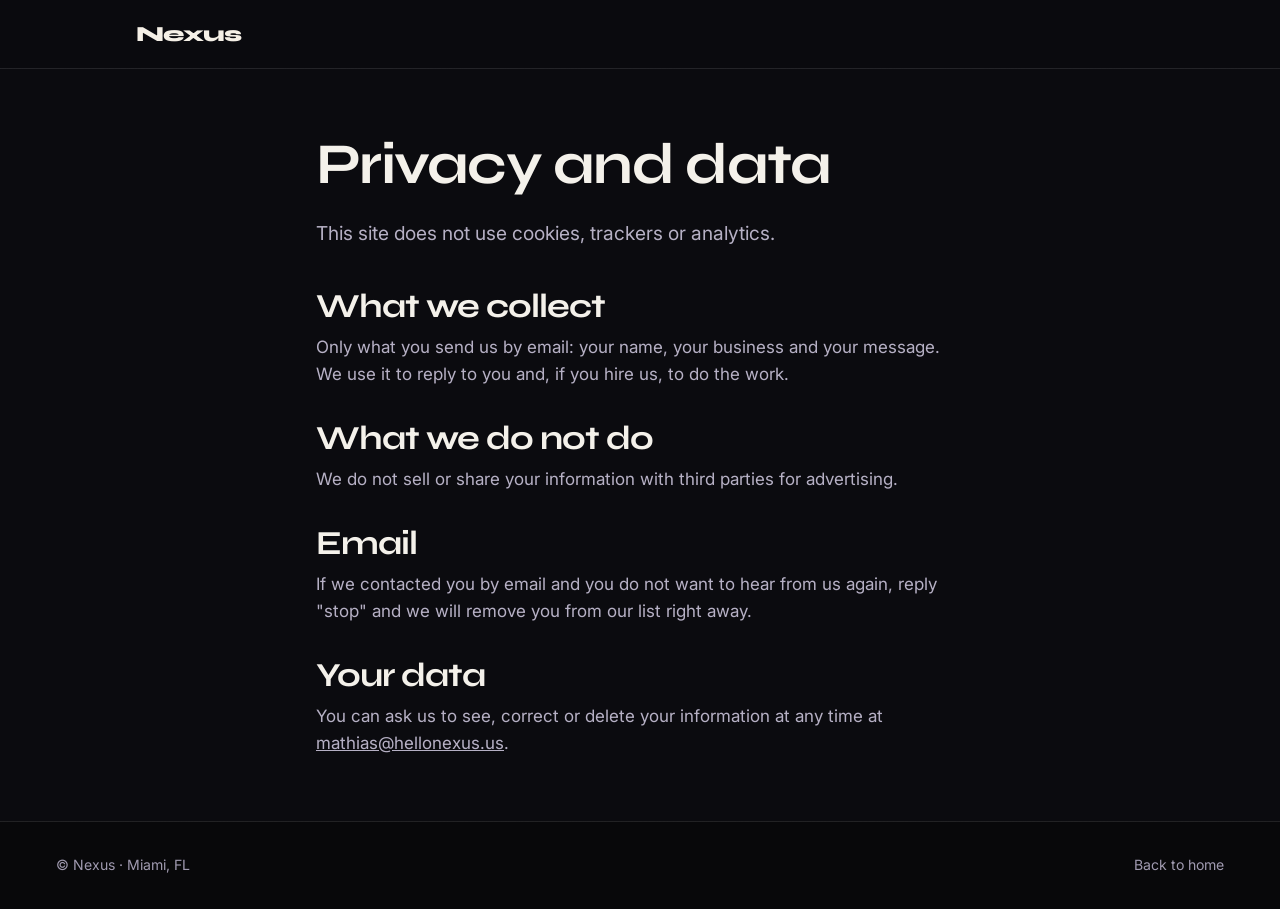
<file: privacy.html>
<!DOCTYPE html>
<html lang="en" data-lang="en"><head><meta charset="UTF-8"><meta name="viewport" content="width=device-width, initial-scale=1">
<title>Privacy and data | Nexus</title>
<link rel="preconnect" href="https://fonts.googleapis.com"><link rel="preconnect" href="https://fonts.gstatic.com" crossorigin>
<link href="https://fonts.googleapis.com/css2?family=Inter:wght@400;500;600;700&family=Syne:wght@600;700;800&display=swap" rel="stylesheet">
<link rel="stylesheet" href="style.css"></head>
<body>
<header class="top"><div class="wrap"><a class="logo" href="./" aria-label="Nexus">Nexus</a></div></header>
<main class="wrap" style="padding-block:4rem;max-width:760px">
<h1 style="max-width:none">Privacy and data</h1>
<p class="lead">This site does not use cookies, trackers or analytics.</p>
<h2 style="margin-top:2.5rem">What we collect</h2>
<p class="muted" style="margin-top:.5rem">Only what you send us by email: your name, your business and your message. We use it to reply to you and, if you hire us, to do the work.</p>
<h2 style="margin-top:2rem">What we do not do</h2>
<p class="muted" style="margin-top:.5rem">We do not sell or share your information with third parties for advertising.</p>
<h2 style="margin-top:2rem">Email</h2>
<p class="muted" style="margin-top:.5rem">If we contacted you by email and you do not want to hear from us again, reply "stop" and we will remove you from our list right away.</p>
<h2 style="margin-top:2rem">Your data</h2>
<p class="muted" style="margin-top:.5rem">You can ask us to see, correct or delete your information at any time at <a href="mailto:mathias@hellonexus.us">mathias@hellonexus.us</a>.</p>
</main>
<footer class="foot"><span>&copy; Nexus &middot; Miami, FL</span><a href="./">Back to home</a></footer>
</body></html>
</file>
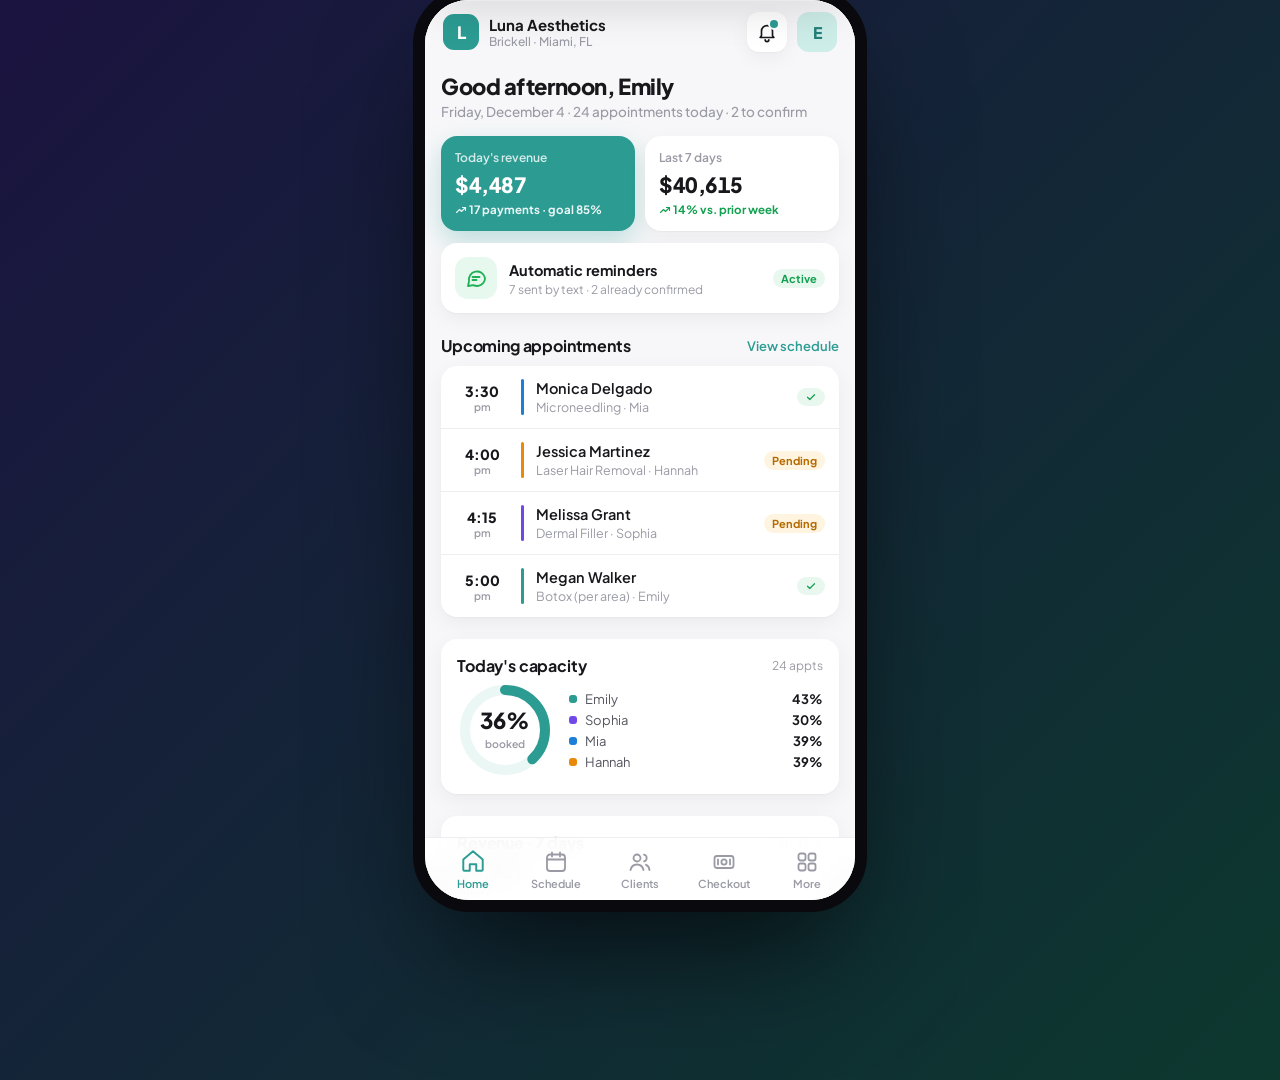
<file: demos/_spa.html>
<!DOCTYPE html>
<html lang="en"><head><meta charset="utf-8"><meta name="viewport" content="width=device-width,initial-scale=1"><title>Preview</title>
<style>
html,body{margin:0;width:1440px;height:1080px;background:linear-gradient(135deg,#1b1340,#0b3b2d);overflow:hidden;font-family:system-ui,sans-serif}
.ph{position:absolute;left:50%;top:50%;width:430px;height:900px;transform:translate(-50%,-50%);border-radius:56px;border:12px solid #0a0a0e;overflow:hidden;box-shadow:0 60px 120px -30px rgba(0,0,0,.7);background:#000}
iframe{width:100%;height:100%;border:0;display:block}
</style></head>
<body><div class="ph"><iframe src="../spa/index.html#preview" title="Spa booking demo" tabindex="-1"></iframe></div></body></html>
</file>
<file: style.css>
:root{
  --bg:#fff; --soft:#f4f3f0; --line:#dcdad5; --text:#161514; --muted:#6a6660;
  --accent:#d9480f;
  --font:'Inter',system-ui,-apple-system,'Segoe UI',sans-serif;
  --gutter:clamp(1.25rem,5vw,3.5rem); --max:1120px;
}
*,*::before,*::after{box-sizing:border-box;margin:0;padding:0}
html{scroll-behavior:smooth;-webkit-text-size-adjust:100%}
body{font-family:var(--font);font-size:1.0625rem;line-height:1.6;background:var(--bg);color:var(--text);-webkit-font-smoothing:antialiased;overflow-x:hidden}
img,video,svg{display:block;max-width:100%}
button,input{font:inherit;color:inherit}
button{cursor:pointer;background:none;border:0}
a{color:inherit}
:focus-visible{outline:2px solid var(--accent);outline-offset:3px}
.sr-only{position:absolute;width:1px;height:1px;overflow:hidden;clip:rect(0 0 0 0);white-space:nowrap}
.skip{position:absolute;left:-999px;top:0;background:var(--text);color:#fff;padding:1rem;z-index:999}
.skip:focus{left:0}
html[data-lang="es"] .en,html[data-lang="en"] .es{display:none!important}
.wrap{max-width:var(--max);margin:0 auto;padding-inline:var(--gutter)}
h1,h2,h3{font-weight:600;letter-spacing:-.02em;line-height:1.12}
h1{font-size:clamp(2.1rem,5vw,3.6rem);max-width:20ch}
h2{font-size:clamp(1.5rem,3vw,2.1rem)}
h3{font-size:1.25rem}
p.lead{font-size:1.2rem;color:var(--muted);max-width:52ch;margin-top:1.25rem}
.muted{color:var(--muted)}

.top{border-bottom:1px solid var(--line);background:#fff;position:sticky;top:0;z-index:50}
.top .wrap{display:flex;align-items:center;justify-content:space-between;height:68px;gap:1.5rem}
.logo{font-weight:700;font-size:1.35rem;letter-spacing:-.03em;text-decoration:none}
.nav{display:flex;gap:2rem}
.nav a{text-decoration:none;font-size:.95rem;color:var(--muted)}
.nav a:hover,.nav a[aria-current="page"]{color:var(--text)}
.nav a[aria-current="page"]{text-decoration:underline;text-underline-offset:6px;text-decoration-thickness:1px}
.lang{display:flex;gap:.25rem;font-size:.85rem}
.lang button{padding:.25rem .55rem;color:var(--muted);border-radius:3px}
.lang button[aria-pressed="true"]{color:var(--text);font-weight:600;background:var(--soft)}
@media(max-width:760px){.nav{display:none}}

.btn{display:inline-block;background:var(--text);color:#fff;padding:.9rem 1.5rem;border-radius:3px;text-decoration:none;font-weight:500;font-size:.98rem;transition:background .2s}
.btn:hover{background:var(--accent)}
.btn.line{background:transparent;color:var(--text);border:1px solid var(--text)}
.btn.line:hover{background:var(--text);color:#fff}
.btn-row{display:flex;flex-wrap:wrap;gap:.75rem;margin-top:2rem}

.sec{padding-block:clamp(3rem,7vw,5.5rem)}
.sec+.sec{border-top:1px solid var(--line)}
.soft{background:var(--soft)}
.head{margin-bottom:2.5rem;max-width:640px}
.head p{color:var(--muted);margin-top:.75rem}
.back{display:inline-block;margin-bottom:2rem;color:var(--muted);text-decoration:none;font-size:.95rem}
.back:hover{color:var(--text)}

.hero{padding-block:clamp(3.5rem,9vw,7rem) clamp(2.5rem,6vw,4.5rem)}
.services{border-top:1px solid var(--line)}
.svc{display:grid;grid-template-columns:320px 1fr auto;gap:2.5rem;align-items:center;padding:2.25rem 0;border-bottom:1px solid var(--line);text-decoration:none}
.svc-img{aspect-ratio:4/3;background:var(--soft);overflow:hidden;position:relative;border-radius:3px}
.svc-img img{width:100%;height:100%;object-fit:cover}
.svc-img iframe{position:absolute;top:0;left:0;width:1440px;height:1080px;border:0;transform-origin:0 0;pointer-events:none;opacity:0;transition:opacity .4s}
.svc-img.ready iframe{opacity:1}
.svc h3{font-size:1.6rem;margin-bottom:.4rem}
.svc p{color:var(--muted);max-width:46ch}
.svc-side{text-align:right;min-width:150px}
.svc-side b{display:block;font-size:1.3rem;font-weight:600}
.svc-side span{font-size:.9rem;color:var(--muted);display:block}
.svc-side em{font-style:normal;text-decoration:underline;text-underline-offset:4px;font-size:.95rem;display:inline-block;margin-top:.6rem}
.svc:hover h3,.svc:hover em{color:var(--accent)}
.mini{position:absolute;inset:14% 30% 0;background:#151311;border-radius:16px 16px 0 0;padding:8px}
.mini div{height:100%;background:#1f1c19;border-radius:10px 10px 0 0;padding:8px;display:grid;gap:5px;align-content:start}
.mini i{display:block;height:7px;background:#37322d;border-radius:2px}
.mini i.k{height:34px;background:var(--accent);border-radius:5px}
@media(max-width:860px){.svc{grid-template-columns:1fr;gap:1.25rem;padding:1.75rem 0}.svc-side{text-align:left}}
.contact{display:grid;grid-template-columns:1fr 1fr;gap:2rem}
.contact p{color:var(--muted);margin-top:.5rem}
.contact a{color:var(--text)}
@media(max-width:700px){.contact{grid-template-columns:1fr}}

.ptitle{padding-block:clamp(2.5rem,6vw,4.5rem) clamp(2rem,4vw,3rem)}
.price{display:flex;align-items:baseline;gap:.75rem;margin-top:2rem;flex-wrap:wrap}
.price b{font-size:clamp(2.6rem,6vw,4rem);font-weight:600;letter-spacing:-.04em;line-height:1}
.price span{color:var(--muted)}
.price-note{font-size:.88rem;color:var(--muted);margin-top:.4rem}
.incl{list-style:none;margin-top:1.5rem;display:grid;gap:.4rem}
.incl li::before,.feat-list li::before{content:"✓";margin-right:.6rem;color:var(--accent);font-weight:700}

.demos{display:grid;grid-template-columns:repeat(4,1fr);gap:1.5rem 1.25rem}
@media(max-width:1000px){.demos{grid-template-columns:repeat(2,1fr)}}
@media(max-width:520px){.demos{grid-template-columns:1fr}}
.demo{text-align:left;display:flex;flex-direction:column;gap:.7rem}
.demo-screen{position:relative;aspect-ratio:4/3;overflow:hidden;background:var(--soft);border:1px solid var(--line);border-radius:3px;transition:border-color .2s}
.demo:hover .demo-screen{border-color:var(--text)}
.demo-screen iframe{position:absolute;top:0;left:0;width:1440px;height:1080px;border:0;transform-origin:0 0;pointer-events:none;opacity:0;transition:opacity .4s}
.demo-screen.ready iframe{opacity:1}
.demo-meta{display:flex;justify-content:space-between;align-items:baseline;gap:.5rem}
.demo-meta b{font-weight:600;display:block;line-height:1.25}
.demo-meta .kind{font-size:.88rem;color:var(--muted)}
.demo-open{font-size:.85rem;color:var(--muted);text-decoration:underline;text-underline-offset:3px}
.skel{background:linear-gradient(100deg,#ecebe7 30%,#f6f5f2 50%,#ecebe7 70%);background-size:200% 100%;animation:shimmer 1.3s linear infinite}
@keyframes shimmer{to{background-position:-200% 0}}
.skel-fill{position:absolute;inset:0}
.ready>.skel-fill{display:none}

dialog.viewer{border:1px solid var(--line);border-radius:4px;padding:0;background:#fff;width:min(1280px,96vw);height:min(92vh,900px);margin:auto;overflow:hidden}
dialog.viewer::backdrop{background:rgba(20,18,16,.6)}
.viewer-bar{display:flex;align-items:center;justify-content:space-between;gap:1rem;padding:.7rem 1rem;border-bottom:1px solid var(--line);flex-wrap:wrap}
.viewer-bar b{font-weight:600}
.viewer-bar .grp{display:flex;gap:.4rem;flex-wrap:wrap}
.vbtn{font-size:.85rem;border:1px solid var(--line);padding:.35rem .85rem;border-radius:3px;text-decoration:none;display:inline-block;color:var(--text)}
.vbtn[aria-pressed="true"],.vbtn:hover{background:var(--text);color:#fff;border-color:var(--text)}
.viewer-stage{height:calc(100% - 55px);display:flex;justify-content:center;background:var(--soft)}
.viewer-stage iframe{border:0;background:#fff;width:100%;height:100%}
.viewer-stage.mobile iframe{width:390px;max-width:100%}

.soft-grid{display:grid;grid-template-columns:1fr 380px;gap:clamp(2rem,6vw,5rem);align-items:start}
.soft-grid>*,.reel-grid>*{min-width:0}
@media(max-width:940px){.soft-grid{grid-template-columns:1fr}.phone-col{justify-self:center}}
.phone-col{width:100%;max-width:370px;position:sticky;top:90px}
@media(max-width:940px){.phone-col{position:static}}
.app-picker{display:grid;gap:0;margin:1.5rem 0;border-top:1px solid var(--line)}
.app-picker button{display:block;text-align:left;padding:1rem .25rem;border-bottom:1px solid var(--line);position:relative;color:var(--muted)}
.app-picker button b{display:block;font-weight:600;color:var(--text)}
.app-picker .n{display:none}
.app-picker .d{font-size:.92rem}
.app-picker button[aria-pressed="true"]::before{content:"";position:absolute;left:-1rem;top:1rem;bottom:1rem;width:3px;background:var(--accent)}
.feat-list{list-style:none;display:grid;gap:.6rem;margin-top:1.5rem}
.hint{margin-top:1.5rem;font-size:.9rem;color:var(--muted)}
.phone{width:100%;border:1px solid #2b2722;border-radius:42px;padding:10px;background:#0c0b0a;box-shadow:0 20px 50px -20px rgba(0,0,0,.45)}
.screen{border-radius:33px;background:#15120f;height:660px;overflow:hidden;position:relative;display:flex;flex-direction:column;color:#f3eee6}
.notch{position:absolute;top:9px;left:50%;transform:translateX(-50%);width:88px;height:24px;background:#0c0b0a;border-radius:20px;z-index:5}
.status{display:flex;justify-content:space-between;padding:14px 22px 6px;font-size:.72rem;font-weight:600}
.app-body{flex:1;overflow-y:auto;padding:1rem 18px}
.app-body h4{font-weight:600;font-size:1.45rem;letter-spacing:-.02em;line-height:1.1}
.app-body .sub{font-size:.78rem;color:#a49d91;margin:.3rem 0 1rem}
.tabbar{display:grid;grid-template-columns:repeat(3,1fr);border-top:1px solid #2d2822;background:#100e0c}
.tabbar button{padding:.85rem .2rem 1rem;font-size:.75rem;color:#7c766c}
.tabbar button[aria-selected="true"]{color:#f3eee6;box-shadow:inset 0 2px 0 var(--accent)}
.kpi-main{background:var(--accent);padding:1.25rem;margin-bottom:.6rem;border-radius:10px;color:#fff}
.kpi-main small{font-size:.75rem;opacity:.9;display:block}
.kpi-main b{font-weight:600;font-size:2.2rem;letter-spacing:-.03em;line-height:1.15;display:block}
.kpi-row{display:grid;grid-template-columns:1fr 1fr;gap:.6rem;margin-bottom:.9rem}
.kpi{background:#221e19;padding:.8rem;border-radius:8px}
.kpi small{font-size:.72rem;color:#a49d91;display:block}
.kpi b{font-weight:600;font-size:1.25rem}
.bars{display:flex;align-items:flex-end;gap:7px;height:66px;margin:.4rem 0 .9rem}
.bars i{flex:1;background:#3a2a22;border-top:2px solid var(--accent);display:block}
.act{width:100%;background:#f3eee6;color:#15120f;font-weight:600;font-size:.85rem;padding:.9rem;border-radius:8px}
.act:active{transform:scale(.98)}
.row{display:grid;grid-template-columns:1fr auto;gap:.3rem .6rem;width:100%;text-align:left;background:#221e19;padding:.8rem .9rem;margin-bottom:.5rem;border-radius:8px}
.row b{font-weight:600;font-size:.95rem}
.row small{font-size:.75rem;color:#a49d91;display:block}
.chip{font-size:.68rem;font-weight:600;padding:.2rem .5rem;border-radius:99px;background:rgba(217,72,15,.2);color:#ff8a5c;align-self:start;white-space:nowrap;display:inline-block}
.row.done .chip{background:rgba(76,195,138,.16);color:#4cc38a}
.note{background:rgba(76,195,138,.1);border:1px solid rgba(76,195,138,.25);padding:.75rem .85rem;margin-bottom:.5rem;border-radius:8px;animation:pop .35s both}
.note small{font-size:.7rem;color:#4cc38a;display:block;margin-bottom:.15rem;font-weight:600}
.note p{font-size:.85rem;line-height:1.35}
@keyframes pop{from{transform:translateY(-8px);opacity:0}}
.toast{position:absolute;top:44px;left:12px;right:12px;background:#f3eee6;color:#141210;padding:.75rem .9rem;border-radius:10px;z-index:6;animation:pop .35s both;box-shadow:0 12px 30px -8px #000}
.toast small{font-size:.68rem;font-weight:700;color:#0b7a3d;display:block}
.toast p{font-size:.82rem;line-height:1.3}
.empty{font-size:.85rem;color:#7c766c;padding:1.5rem 0;text-align:center}
.login{flex:1;display:flex;flex-direction:column;justify-content:center;padding:0 28px;gap:.75rem}
.login .lock{width:48px;height:48px;border-radius:12px;background:var(--accent);color:#fff;display:grid;place-items:center;font-weight:700;font-size:1.3rem;margin-bottom:.3rem}
.login h4{font-weight:600;font-size:1.6rem;letter-spacing:-.02em;line-height:1.1}
.login label{font-size:.78rem;color:#a49d91}
.login input{width:100%;background:#221e19;border:1px solid #3a342e;border-radius:8px;padding:.85rem;letter-spacing:.25em}
.login input:focus{border-color:var(--accent);outline:0}
.login .err{font-size:.78rem;color:#ff8a78;min-height:1.2em}
.login .tip{font-size:.75rem;color:#7c766c;text-align:center}
.shake{animation:shake .35s}
@keyframes shake{25%{transform:translateX(-7px)}75%{transform:translateX(7px)}}
.sk-line{height:16px;margin-bottom:.6rem;border-radius:4px;background:#2a2622}.sk-blk{height:84px;margin-bottom:.6rem;border-radius:8px;background:#2a2622}
@media(max-width:460px){.screen{height:620px}}

.reel-grid{display:grid;grid-template-columns:320px 1fr;gap:clamp(2rem,6vw,5rem);align-items:center}
@media(max-width:800px){.reel-grid{grid-template-columns:1fr}.reel-col{justify-self:center}}
.reel{width:320px;max-width:100%;aspect-ratio:9/16;background:#000;position:relative;border-radius:4px;overflow:hidden}
.reel video{position:relative;z-index:1;width:100%;height:100%;object-fit:cover}
.reel-ctrl{display:flex;gap:.4rem;margin-top:.75rem}
.steps{list-style:none;counter-reset:s;display:grid;gap:1.25rem;margin-top:1.75rem}
.steps li{counter-increment:s;display:grid;grid-template-columns:2rem 1fr}
.steps li::before{content:counter(s) ".";font-weight:600;color:var(--accent)}
.steps b{display:block;font-weight:600}
.steps span{color:var(--muted)}
.ai-note{font-size:.85rem;color:var(--muted);margin-top:1.75rem}
.masonry{columns:4;column-gap:.75rem}
@media(max-width:900px){.masonry{columns:3}}@media(max-width:600px){.masonry{columns:2}}
.ph{break-inside:avoid;margin-bottom:.75rem;position:relative;background:var(--soft);border-radius:3px;overflow:hidden}
.ph img{width:100%;height:auto;opacity:0;transition:opacity .5s}
.ph.ready img{opacity:1}
.ph figcaption{position:absolute;left:8px;bottom:8px;background:rgba(255,255,255,.92);font-size:.72rem;padding:.15rem .5rem;border-radius:2px}

.foot{border-top:1px solid var(--line);padding:2rem var(--gutter);display:flex;justify-content:space-between;gap:1rem;flex-wrap:wrap;font-size:.88rem;color:var(--muted)}
.foot a{text-decoration:none}.foot a:hover{color:var(--text)}
.wa{position:fixed;right:18px;bottom:18px;z-index:60;display:flex;align-items:center;gap:.55rem;background:#25D366;color:#06210f;padding:.8rem 1.1rem;border-radius:99px;font-weight:600;font-size:.9rem;text-decoration:none;box-shadow:0 6px 20px -6px rgba(0,0,0,.4)}
.wa svg{width:22px;height:22px;fill:currentColor}
@media(max-width:560px){.wa span{display:none}.wa{padding:.9rem}}
@media(prefers-reduced-motion:reduce){*,*::before,*::after{animation:none!important;transition:none!important}html{scroll-behavior:auto}}
.legal{max-width:720px;margin:0 auto;padding:4rem var(--gutter)}
.legal h1{margin-bottom:1rem}
.legal h2{font-size:1.15rem;margin:2rem 0 .5rem}
.legal p,.legal li{color:var(--muted);margin-bottom:.5rem}
.legal ul{padding-left:1.2rem}.legal a{color:var(--accent)}
.svc-side em{white-space:nowrap}

/* ───── COLOR SYSTEM (tones) ───── */
:root{--orange:#E24B18;--ink:#141210;--sand:#F3E9D6;--green:#23402f;--display:'Syne',var(--font)}
h1,h2,h3{font-family:var(--display);font-weight:700;letter-spacing:-.03em}
.logo{font-family:var(--display);font-weight:800}
.tone-orange{--bg:var(--orange);--text:var(--ink);--muted:rgba(20,18,16,.76);--line:rgba(20,18,16,.25);--accent:var(--ink);--btn-bg:var(--ink);--btn-fg:#f5f0e6;--btn-hover:#000}
.tone-ink{--bg:var(--ink);--text:#f5f0e6;--muted:#b9b2a5;--line:rgba(245,240,230,.18);--accent:var(--orange);--btn-bg:var(--orange);--btn-fg:var(--ink);--btn-hover:#ff6a38}
.tone-sand{--bg:var(--sand);--text:var(--ink);--muted:#5d5548;--line:rgba(20,18,16,.16);--accent:#c2410c;--btn-bg:var(--ink);--btn-fg:#f5f0e6;--btn-hover:var(--orange)}
.tone-green{--bg:var(--green);--text:#f5f0e6;--muted:#c3d1c2;--line:rgba(245,240,230,.2);--accent:#f0c36a;--btn-bg:#f5f0e6;--btn-fg:var(--green);--btn-hover:#f0c36a}
[class*="tone-"]{background:var(--bg);color:var(--text)}
[class*="tone-"] .btn{background:var(--btn-bg);color:var(--btn-fg)}
[class*="tone-"] .btn:hover{background:var(--btn-hover)}
[class*="tone-"] .btn.line{background:transparent;color:var(--text);border-color:var(--text)}
[class*="tone-"] .btn.line:hover{background:var(--text);color:var(--bg)}
[class*="tone-"] .back{color:var(--muted)}[class*="tone-"] .back:hover{color:var(--text)}
[class*="tone-"] .lead,[class*="tone-"] .head p{color:var(--muted)}
.top{background:var(--ink);border-color:#000}
.top .logo,.top .nav a:hover,.top .nav a[aria-current="page"]{color:#f5f0e6}
.top .nav a{color:#b9b2a5}
.top .lang button{color:#b9b2a5}
.top .lang button[aria-pressed="true"]{background:var(--orange);color:var(--ink)}
.hero{padding-block:clamp(4rem,10vw,8rem) clamp(3rem,7vw,5.5rem)}
.hero h1{font-size:clamp(2.6rem,7.2vw,6rem);max-width:15ch}
.ptitle h1{font-size:clamp(2.4rem,6vw,4.6rem)}
.band{padding-block:clamp(3.5rem,8vw,6rem)}
.band-grid{display:grid;grid-template-columns:1fr 1fr;gap:clamp(2rem,6vw,5rem);align-items:center}
.band.rev .band-grid>:first-child{order:2}
.band h2{font-size:clamp(2rem,4.6vw,3.6rem);margin-bottom:1rem}
.band p{color:var(--muted);max-width:44ch}
.band .big{display:flex;align-items:baseline;gap:.6rem;margin-top:1.5rem;font-family:var(--display)}
.band .big b{font-size:clamp(2.4rem,5vw,3.6rem);letter-spacing:-.04em;line-height:1}
.band .big span{font-family:var(--font);color:var(--muted);font-size:.95rem}
.band-img{display:block;aspect-ratio:4/3;position:relative;overflow:hidden;border-radius:4px;box-shadow:0 30px 60px -30px rgba(0,0,0,.5)}
.band-img img{width:100%;height:100%;object-fit:cover;transition:transform .6s}
.band-img:hover img{transform:scale(1.04)}
.band-img iframe{position:absolute;top:0;left:0;width:1440px;height:1080px;border:0;transform-origin:0 0;pointer-events:none;opacity:0;transition:opacity .4s}
.band-img.ready iframe{opacity:1}
.band-img .mini{inset:10% 30% 0}
.band-img.phone-bg{background:var(--orange)}
@media(max-width:860px){.band-grid{grid-template-columns:1fr}.band.rev .band-grid>:first-child{order:0}}
.price b{font-family:var(--display)}
.incl li::before,.feat-list li::before{color:var(--accent)}
.contact{align-items:center}
.contact h2{font-size:clamp(1.8rem,4vw,3rem)}
.contact a:not(.btn){color:var(--text);text-decoration:underline;text-underline-offset:4px}
.foot{background:#0c0b0a;color:#8d877c;border-color:#000}.foot a:hover{color:#f5f0e6}
.app-picker button[aria-pressed="true"]::before{background:var(--ink)}
.tone-orange .app-picker,.tone-orange .app-picker button{border-color:rgba(20,18,16,.3)}
.tone-orange .app-picker button b{color:var(--ink)}
.tone-orange .feat-list li::before{color:var(--ink)}
.tone-orange .hint,.tone-orange .muted{color:rgba(20,18,16,.75)}
.tone-orange .phone{box-shadow:0 30px 60px -20px rgba(0,0,0,.6)}
.tone-green .reel-ctrl .vbtn,.tone-sand .reel-ctrl .vbtn{color:var(--text);border-color:var(--line)}
.tone-sand .reel-ctrl .vbtn[aria-pressed="true"]{background:var(--ink);color:#f5f0e6}
.tone-sand .steps span,.tone-sand .ai-note{color:var(--muted)}
.tone-sand .steps li::before{color:#c2410c}
.tone-ink .head p{color:var(--muted)}
.demo-screen,.ph{background:#e9e4da}
.phone{--accent:#E24B18;--text:#f5f0e6;--muted:#b9b2a5}

/* ───── DARK GRADIENT THEME (black → purple → green, blended on scroll) ───── */
:root{--bg:#0a0a0e;--text:#f4f1ea;--muted:#b3adc2;--line:rgba(255,255,255,.14);--soft:rgba(255,255,255,.05);--accent:#6ee7b7}
body{background:var(--page-bg,#0a0a0e);color:var(--text)}
.top{background:rgba(10,10,14,.72);backdrop-filter:blur(14px);-webkit-backdrop-filter:blur(14px);border-color:rgba(255,255,255,.1)}
.top .lang button[aria-pressed="true"]{background:#f4f1ea;color:#0a0a0e}
.btn{background:#f4f1ea;color:#0a0a0e}
.btn:hover{background:var(--accent);color:#0a0a0e}
.btn.line{background:transparent;color:var(--text);border-color:rgba(244,241,234,.55)}
.btn.line:hover{background:#f4f1ea;color:#0a0a0e}
.foot{background:rgba(0,0,0,.35);color:#9b95ab;border-color:rgba(255,255,255,.1)}
.skel{background:linear-gradient(100deg,#1a1824 30%,#26233a 50%,#1a1824 70%);background-size:200% 100%}
.demo-screen,.ph,.svc-img,.band-img{background:#15131d}
.demo-screen{border-color:rgba(255,255,255,.14)}
.demo:hover .demo-screen{border-color:#f4f1ea}
.demo-open{color:var(--muted)}
.app-picker button[aria-pressed="true"]::before{background:var(--accent)}
.ph figcaption{background:rgba(10,10,14,.75);color:#f4f1ea}
.vbtn{color:var(--text);border-color:rgba(255,255,255,.25)}
.vbtn[aria-pressed="true"],.vbtn:hover{background:#f4f1ea;color:#0a0a0e;border-color:#f4f1ea}
dialog.viewer{background:#14121a;color:var(--text);border-color:rgba(255,255,255,.18)}
.viewer-bar{border-color:rgba(255,255,255,.12)}
.viewer-stage{background:#0a0a0e}
.steps li::before{color:var(--accent)}
.band-img{box-shadow:0 30px 70px -30px rgba(0,0,0,.8)}
.price b,.band .big b{color:var(--text)}
.contact a:not(.btn){color:var(--text)}
.legal h1,.legal h2{color:var(--text)}
.phone{--accent:#E24B18}
.contact a.btn{color:#0a0a0e}
.band-img.wide{aspect-ratio:16/9}
body{transition:background-color 1.6s ease-out}
.band-img.tall{aspect-ratio:4/5;width:min(100%,440px);justify-self:center}
.band-img.tall img{object-position:center top}

/* ───── EFFECTS: grain, ghost words, reveal, parallax, progress ───── */
body::after{content:"";position:fixed;inset:0;z-index:100;pointer-events:none;opacity:.09;mix-blend-mode:overlay;background-image:url("data:image/svg+xml;utf8,<svg xmlns='http://www.w3.org/2000/svg' width='220' height='220'><filter id='n'><feTurbulence type='fractalNoise' baseFrequency='.85' numOctaves='2' stitchTiles='stitch'/><feColorMatrix values='0 0 0 0 1  0 0 0 0 1  0 0 0 0 1  0 0 0 .9 0'/></filter><rect width='100%' height='100%' filter='url(%23n)'/></svg>")}
[data-word]{position:relative;overflow:hidden}
[data-word]::before{content:attr(data-word);position:absolute;top:30%;left:0;z-index:0;font-family:var(--display);font-weight:800;line-height:.8;font-size:clamp(9rem,30vw,28rem);letter-spacing:-.05em;color:transparent;-webkit-text-stroke:1.5px rgba(255,255,255,.13);white-space:nowrap;pointer-events:none;transform:translate(calc(-8% + var(--p,.5) * -22%),-50%)}
.band.rev[data-word]::before{left:auto;right:0;transform:translate(calc(8% + var(--p,.5) * 22%),-50%)}
[data-word]>.wrap{position:relative;z-index:1}
.band-img{transform:translateY(var(--py,0px));will-change:transform}
.fx{opacity:0;transform:translateY(34px);transition:opacity 1s cubic-bezier(.2,.7,.2,1),transform 1s cubic-bezier(.2,.7,.2,1)}
.fx.in{opacity:1;transform:none}
.band-img.fx.in{transform:translateY(var(--py,0px))}
.progress{position:fixed;top:0;left:0;height:3px;width:100%;transform-origin:0 50%;transform:scaleX(var(--sp,0));background:linear-gradient(90deg,#6ee7b7,#a78bfa);z-index:120;pointer-events:none}
@media(prefers-reduced-motion:reduce){.fx{opacity:1;transform:none}.band-img{transform:none!important}.band::before{transform:translateY(-50%)!important}}
.band .big b{word-spacing:.18em}
.hero[data-word]::before{font-size:clamp(7rem,21vw,19rem);top:34%}
</file>
